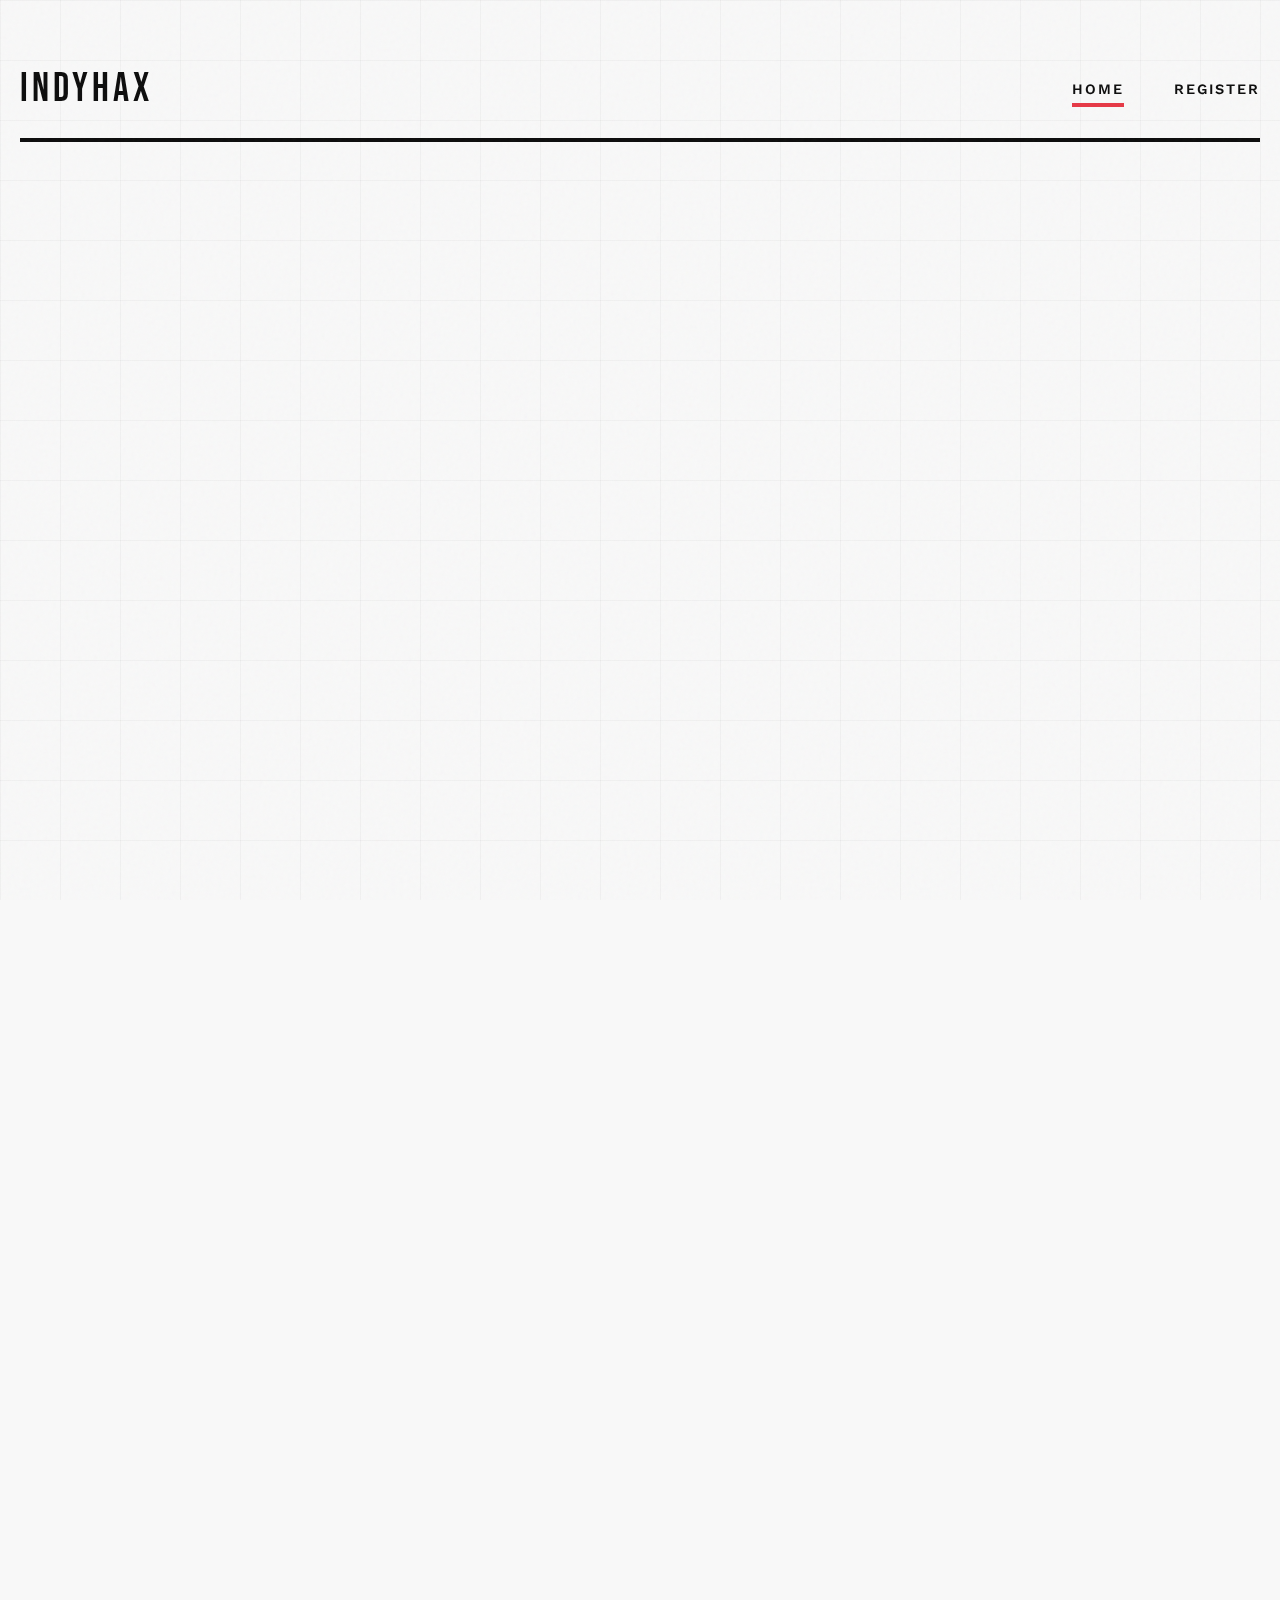
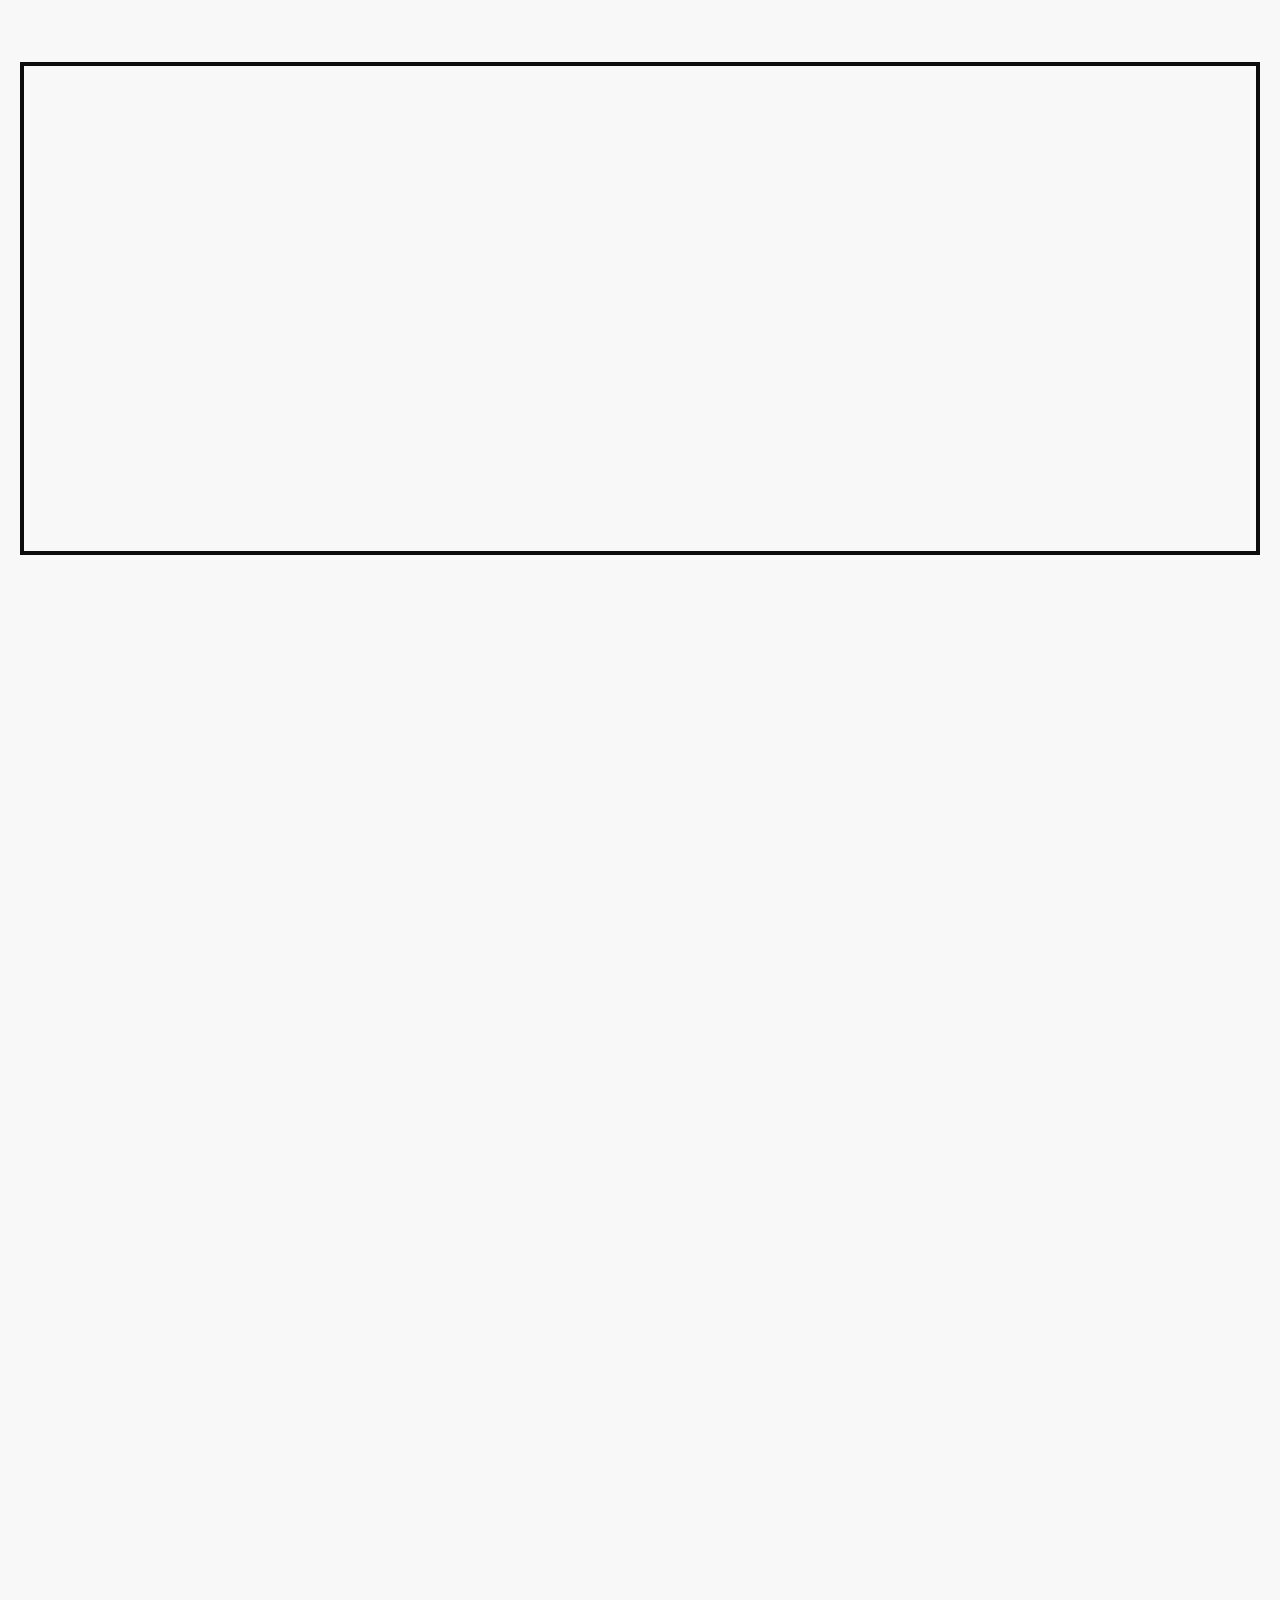
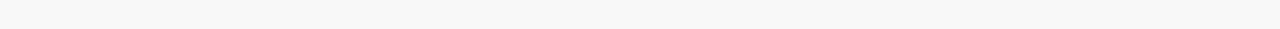
<file: index.html>
<!DOCTYPE html>
<html lang="en">

<head>
    <meta charset="UTF-8">
    <meta name="viewport" content="width=device-width, initial-scale=1.0">
    <meta name="description"
        content="IndyHAX - The First-Ever Hybrid CTF & Hackathon at Independence High School. Capture flags, build projects, or do both.">
    <title>IndyHAX | Hybrid CTF & Hackathon</title>
    <link rel="icon" type="image/x-icon" href="favicon.ico">
    <link rel="preconnect" href="https://fonts.googleapis.com">
    <link rel="preconnect" href="https://fonts.gstatic.com" crossorigin>
    <link
        href="https://fonts.googleapis.com/css2?family=Bebas+Neue&family=Work+Sans:wght@300;400;500;600;700&display=swap"
        rel="stylesheet">
    <link rel="stylesheet" href="styles.css?v=20260208d">
    <style>
        /* ==========================================================
           Index — Page-Specific Styles
           ========================================================== */
        /* --- Hero --- */
        .hero {
            display: grid;
            grid-template-columns: 1fr 1fr;
            gap: 80px;
            align-items: center;
            padding: 80px 0;
            min-height: 70vh;
        }

        .hero-logo {
            max-width: 150px;
            margin-bottom: 20px;
            border: var(--border-thick);
        }

        .hero h1 {
            font-family: var(--font-display);
            font-size: clamp(6rem, 15vw, 12rem);
            line-height: 0.85;
            letter-spacing: -2px;
            margin-bottom: 30px;
            position: relative;
            animation: slideInLeft 0.8s var(--ease-out-expo) both 0.1s;
            opacity: 0;
        }

        .hero h1::after {
            content: '';
            position: absolute;
            bottom: -10px;
            left: 0;
            width: 150px;
            height: 8px;
            background: var(--primary-red);
            animation: drawLine 0.6s var(--ease-out-expo) both 0.8s;
            transform-origin: left;
        }

        .hero-tagline {
            font-size: 1.3rem;
            line-height: 1.8;
            max-width: 450px;
            opacity: 0;
            animation: fadeUp 0.8s var(--ease-out-expo) both 0.5s;
        }

        .hero-visual {
            display: flex;
            justify-content: center;
            align-items: center;
            animation: slideInRight 0.8s var(--ease-out-expo) both 0.3s;
            opacity: 0;
        }

        .hero-visual img {
            max-width: 450px;
            width: 100%;
            height: auto;
            filter: drop-shadow(8px 8px 0 var(--primary-yellow)) drop-shadow(0 4px 20px rgba(0, 0, 0, .15));
            transition: transform 0.4s var(--ease-out-expo), filter 0.4s;
        }

        .hero-visual img:hover {
            transform: scale(1.05) rotate(2deg);
            filter: drop-shadow(12px 12px 0 var(--primary-red)) drop-shadow(0 8px 30px rgba(0, 0, 0, .2));
        }

        /* --- Details Grid --- */
        .details-grid {
            display: grid;
            grid-template-columns: repeat(3, 1fr);
            margin: 100px 0;
            border: var(--border-thick);
            align-items: stretch;
            justify-items: stretch;
        }

        .detail-block {
            padding: 60px 50px;
            border-right: var(--border-thick);
            display: flex;
            flex-direction: column;
            justify-content: center;
            align-items: center;
            text-align: center;
            min-height: 180px;
            height: 100%;
            width: 100%;
            transition: filter 0.3s, box-shadow 0.3s;
        }

        .detail-block:last-child {
            border-right: none;
            width: calc(100% + 1px);
            margin-right: -1px;
        }

        .detail-block:nth-child(1) {
            background: var(--primary-red);
            color: var(--pure-white);
        }

        .detail-block:nth-child(2) {
            background: var(--primary-yellow);
            color: var(--pure-black);
        }

        .detail-block:nth-child(3) {
            background: var(--primary-blue);
            color: var(--pure-white);
        }

        .detail-block:hover {
            filter: brightness(1.08);
            box-shadow: inset 0 0 30px rgba(0, 0, 0, .1);
        }

        .detail-block .label {
            font-size: 0.85rem;
            font-weight: 700;
            letter-spacing: 3px;
            text-transform: uppercase;
            margin-bottom: 12px;
            opacity: 0.9;
        }

        .detail-block .value {
            font-family: var(--font-display);
            font-size: 2.5rem;
            letter-spacing: 2px;
            line-height: 1.1;
        }

        .tbd-badge {
            display: inline-block;
            padding: 4px 16px;
            background: rgba(0, 0, 0, 0.15);
            border-radius: 4px;
            font-size: 0.75rem;
            letter-spacing: 3px;
            margin-top: 8px;
            font-family: var(--font-body);
            font-weight: 600;
            text-transform: uppercase;
            animation: pulse 2.5s ease infinite;
        }

        /* --- Features --- */
        .features {
            padding: 100px 0;
        }

        .section-header {
            display: flex;
            align-items: center;
            gap: 30px;
            margin-bottom: 60px;
        }

        .section-header h2 {
            font-family: var(--font-display);
            font-size: 4rem;
            letter-spacing: 3px;
            white-space: nowrap;
        }

        .section-header .line {
            flex: 1;
            height: 4px;
            background: var(--pure-black);
        }

        .features-grid {
            display: grid;
            grid-template-columns: repeat(2, 1fr);
            border: var(--border-thick);
        }

        .feature-card {
            padding: 50px 40px;
            border-bottom: var(--border-thick);
            border-right: var(--border-thick);
            position: relative;
            background: var(--pure-white);
            transition: background 0.4s, transform 0.3s;
            overflow: hidden;
        }

        .feature-card:nth-child(2n) {
            border-right: none;
        }

        .feature-card:nth-child(n+3) {
            border-bottom: none;
        }

        .feature-card::before {
            content: '';
            position: absolute;
            top: 0;
            left: 0;
            width: 8px;
            height: 100%;
            background: var(--primary-red);
            transform: scaleY(0);
            transform-origin: top;
            transition: transform 0.4s var(--ease-out-expo);
        }

        .feature-card::after {
            content: '';
            position: absolute;
            bottom: 0;
            right: 0;
            width: 0;
            height: 0;
            border-style: solid;
            border-width: 0 0 40px 40px;
            border-color: transparent transparent rgba(0, 0, 0, 0.03) transparent;
            transition: border-width 0.3s;
        }

        .feature-card:nth-child(2)::before { background: var(--primary-yellow); }
        .feature-card:nth-child(3)::before { background: var(--primary-blue); }
        .feature-card:nth-child(4)::before { background: var(--primary-red); }

        .feature-card:hover::before { transform: scaleY(1); }
        .feature-card:hover::after { border-width: 0 0 60px 60px; }
        .feature-card:hover { background: var(--off-white); }

        .feature-card h3 {
            font-family: var(--font-display);
            font-size: 2rem;
            letter-spacing: 2px;
            margin-bottom: 15px;
            transition: transform 0.3s;
        }

        .feature-card:hover h3 {
            transform: translateX(8px);
        }

        .feature-card p {
            font-size: 1rem;
            line-height: 1.8;
            opacity: 0.8;
            transition: opacity 0.3s;
        }

        .feature-card:hover p {
            opacity: 1;
        }

        /* --- CTA Section --- */
        .cta-section {
            display: grid;
            grid-template-columns: 2fr 1fr;
            margin: 100px 0;
            border: var(--border-thick);
            overflow: hidden;
            align-items: stretch;
            justify-items: stretch;
        }

        .cta-content {
            padding: 80px 60px;
            background: var(--pure-white);
        }

        .cta-content h2 {
            font-family: var(--font-display);
            font-size: 4rem;
            letter-spacing: 3px;
            margin-bottom: 20px;
            line-height: 1;
        }

        .cta-content p {
            font-size: 1.1rem;
            line-height: 1.8;
            margin-bottom: 40px;
            max-width: 500px;
            opacity: 0.8;
        }

        .cta-visual {
            background: var(--primary-blue);
            display: flex;
            justify-content: center;
            align-items: center;
            min-height: 200px;
            height: 100%;
            position: relative;
            overflow: hidden;
        }

        .cta-visual::before {
            content: '';
            position: absolute;
            top: -50%;
            left: -50%;
            width: 200%;
            height: 200%;
            background: radial-gradient(circle, rgba(255, 255, 255, 0.05) 0%, transparent 60%);
        }

        .cta-visual img {
            max-width: 200px;
            width: 100%;
            height: auto;
            animation: spin 15s linear infinite;
            opacity: 0.85;
            filter: drop-shadow(0 4px 15px rgba(255, 255, 255, .2));
        }

        /* --- Marquee Banner --- */
        .marquee-banner {
            background: var(--pure-black);
            color: var(--pure-white);
            padding: 18px 0;
            overflow: hidden;
            border: var(--border-thick);
            margin: 40px 0;
        }

        .marquee-track {
            display: flex;
            animation: marquee 25s linear infinite;
            white-space: nowrap;
        }

        .marquee-track span {
            font-family: var(--font-display);
            font-size: 1.3rem;
            letter-spacing: 4px;
            padding: 0 40px;
            flex-shrink: 0;
        }

        .marquee-track .dot {
            color: var(--primary-red);
            font-size: 1.5rem;
            padding: 0 20px;
        }

        @keyframes marquee {
            from { transform: translateX(0); }
            to { transform: translateX(-50%); }
        }

        /* ==========================================================
           Index — Touch Overrides
           ========================================================== */
        @media (hover: none) and (pointer: coarse) {
            .feature-card:hover { background: var(--pure-white); }
            .feature-card:hover h3 { transform: none; }
            .feature-card:hover::before { transform: scaleY(0); }
            .hero-visual img:hover {
                transform: none;
                filter: drop-shadow(8px 8px 0 var(--primary-yellow)) drop-shadow(0 4px 20px rgba(0, 0, 0, .15));
            }
            .feature-card:active { background: var(--off-white); }
            .feature-card:active::before { transform: scaleY(1); }
        }

        /* ==========================================================
           Index — Responsive: Tablet
           ========================================================== */
        @media (max-width: 968px) {
            .hero {
                grid-template-columns: 1fr;
                gap: 30px;
                text-align: center;
                padding: 40px 0 60px;
                min-height: auto;
            }

            .hero h1 {
                font-size: clamp(4.5rem, 14vw, 8rem);
            }

            .hero h1::after {
                left: 0;
                right: 0;
                margin: 0 auto;
            }

            .hero-tagline {
                margin: 0 auto;
                font-size: 1.15rem;
            }

            .hero-visual {
                order: -1;
            }

            .hero-visual img {
                max-width: 300px;
            }

            .section-header h2 {
                font-size: 2.5rem;
            }

            .cta-section {
                grid-template-columns: 1fr;
            }

            .cta-visual {
                padding: 50px;
                width: 100%;
            }
        }

        /* ==========================================================
           Index — Responsive: Mobile
           ========================================================== */
        @media (max-width: 768px) {
            .hero {
                padding: 20px 0 40px;
            }

            .hero-visual img {
                max-width: 220px;
            }

            .details-grid {
                grid-template-columns: 1fr;
                margin: 50px 0;
            }

            .detail-block {
                border-right: none;
                border-bottom: var(--border-thick);
                padding: 35px 25px;
            }

            .detail-block:last-child {
                border-bottom: none;
                width: 100%;
                margin-right: 0;
            }

            .features {
                padding: 50px 0;
            }

            .features-grid {
                grid-template-columns: 1fr;
            }

            .feature-card {
                border-right: none !important;
                border-bottom: 4px solid var(--pure-black) !important;
                padding: 35px 25px;
            }

            .feature-card:last-child {
                border-bottom: none !important;
            }

            .cta-content {
                padding: 40px 24px;
            }

            .cta-content h2 {
                font-size: 3rem;
            }

            .cta-content p {
                font-size: 1rem;
            }

            .marquee-banner {
                margin: 20px -16px;
            }

            .section-header {
                gap: 16px;
                margin-bottom: 30px;
            }

            .section-header h2 {
                font-size: 2rem;
                white-space: normal;
            }
        }

        /* ==========================================================
           Index — Responsive: Small Phones
           ========================================================== */
        @media (max-width: 480px) {
            .hero h1 {
                font-size: clamp(3.5rem, 18vw, 5rem);
                margin-bottom: 20px;
            }

            .hero-tagline {
                font-size: 1rem;
                line-height: 1.7;
            }

            .hero-visual img {
                max-width: 180px;
            }

            .detail-block {
                padding: 25px 18px;
            }

            .detail-block .value {
                font-size: 1.8rem;
            }

            .detail-block .label {
                font-size: 0.75rem;
            }

            .feature-card {
                padding: 28px 18px;
            }

            .feature-card h3 {
                font-size: 1.6rem;
            }

            .feature-card p {
                font-size: 0.95rem;
            }

            .cta-content {
                padding: 30px 16px;
            }

            .cta-content h2 {
                font-size: 2.5rem;
            }

            .cta-content p {
                font-size: 0.95rem;
                margin-bottom: 30px;
            }

            .cta-visual {
                padding: 40px;
            }

            .cta-visual img {
                max-width: 140px;
            }

            .section-header h2 {
                font-size: 1.6rem;
            }

            .marquee-track span {
                font-size: 1rem;
                letter-spacing: 2px;
                padding: 0 20px;
            }

            .marquee-track .dot {
                font-size: 1.2rem;
                padding: 0 10px;
            }
        }
    </style>
</head>

<body>
    <!-- Background elements -->
    <div class="grid-bg"></div>

    <div class="container">
        <nav>
            <a href="index.html" class="nav-logo">INDYHAX</a>
            <div class="menu-toggle" role="button" tabindex="0" aria-label="Toggle navigation menu" aria-expanded="false">
                <span></span>
                <span></span>
                <span></span>
            </div>
            <div class="nav-links">
                <a href="index.html" class="active">Home</a>
                <a href="registration.html">Register</a>
            </div>
        </nav>

        <section class="hero">
            <div class="hero-content">
                <h1>INDY<br>HAX</h1>
                <p class="hero-tagline">The ultimate <strong>Hybrid CTF & Hackathon</strong>. Capture flags. Build
                    projects. Or do both.<br>Open to all Loudoun County Public Schools (LCPS) students.</p>
            </div>
            <div class="hero-visual">
                <img src="logo.PNG" alt="IndyHAX Logo - Gnome on a Duck" width="450" height="450">
            </div>
        </section>

        <!-- Marquee Banner -->
        <div class="marquee-banner reveal">
            <div class="marquee-track">
                <span>CAPTURE THE FLAG</span><span class="dot">&bull;</span>
                <span>BUILD PROJECTS</span><span class="dot">&bull;</span>
                <span>WIN PRIZES</span><span class="dot">&bull;</span>
                <span>HYBRID FORMAT</span><span class="dot">&bull;</span>
                <span>ALL SKILL LEVELS</span><span class="dot">&bull;</span>
                <span>FREE TO ATTEND</span><span class="dot">&bull;</span>
                <span>CAPTURE THE FLAG</span><span class="dot">&bull;</span>
                <span>BUILD PROJECTS</span><span class="dot">&bull;</span>
                <span>WIN PRIZES</span><span class="dot">&bull;</span>
                <span>HYBRID FORMAT</span><span class="dot">&bull;</span>
                <span>ALL SKILL LEVELS</span><span class="dot">&bull;</span>
                <span>FREE TO ATTEND</span><span class="dot">&bull;</span>
            </div>
        </div>

        <section class="details-grid reveal">
            <div class="detail-block">
                <div class="label">Location</div>
                <div class="value">Independence High School</div>
            </div>
            <div class="detail-block">
                <div class="label">Date</div>
                <div class="value">April 11</div>
            </div>
            <div class="detail-block">
                <div class="label">Time</div>
                <div class="value">9:00 AM – 2:00 PM</div>
            </div>
        </section>

        <section class="features">
            <div class="section-header reveal">
                <h2>TWO TRACKS. ONE EPIC EVENT.</h2>
                <div class="line"></div>
            </div>
            <div class="features-grid">
                <div class="feature-card reveal reveal-delay-1">
                    <h3>CAPTURE THE FLAG</h3>
                    <p>Test your cybersecurity prowess with Jeopardy-style CTF challenges. Crack codes, exploit
                        vulnerabilities, and capture flags to prove you've got what it takes.</p>
                </div>
                <div class="feature-card reveal reveal-delay-2">
                    <h3>BUILD YOUR IDEA</h3>
                    <p>Got a vision? Bring it to life. Whether it's AI, web apps, or something wild—this is your arena
                        to build, ship, and showcase real projects.</p>
                </div>
                <div class="feature-card reveal reveal-delay-3">
                    <h3>HACK, CAPTURE, OR BOTH</h3>
                    <p>Why choose? Our hybrid format lets you do it all. Earn extra points by solving CTF challenges
                        while building your project. Maximum impact, maximum fun.</p>
                </div>
                <div class="feature-card reveal reveal-delay-4">
                    <h3>COMPETE & WIN</h3>
                    <p>Whether you're a security researcher or a software engineer, bring your A-game. Amazing prizes
                        await for top CTF solvers, best projects, and hybrid champions.</p>
                </div>
            </div>
        </section>

        <section class="cta-section reveal">
            <div class="cta-content">
                <h2>READY TO<br>COMPETE?</h2>
                <p>Break into cybersecurity. Ship your first project. Or dominate both. This is your chance to prove
                    yourself at LCPS's first hybrid CTF & hackathon.</p>
                <a href="registration.html" class="cta-button">Register Now</a>
            </div>
            <div class="cta-visual">
                <img src="logo.PNG" alt="IndyHAX Logo" width="200" height="200">
            </div>
        </section>

        <footer class="reveal">
            <div>
                <p><strong>IndyHAX 2026</strong> — Independence High School</p>
                <p>Organized by <a href="https://tarushv.com">Tarushv Kosgi</a>, <a href="https://abhiboora.com">Abhinav
                        Boora</a>, Tanisha Singh, Lalith Dasa &amp; Dheeraj Chennaboina</p>
                <p><a href="https://indyhax.com">indyhax.com</a></p>
            </div>
            <div class="footer-shapes" aria-hidden="true">
                <div class="footer-shape circle"></div>
                <div class="footer-shape square"></div>
                <div class="footer-shape triangle"></div>
            </div>
        </footer>
    </div>

    <script>
        // Mobile menu: close on link click + body scroll lock
        (function() {
            const toggle = document.querySelector('.menu-toggle');
            const navLinks = document.querySelector('.nav-links');
            const links = navLinks.querySelectorAll('a');
            let scrollPos = 0;

            function closeMenu() {
                toggle.classList.remove('open');
                toggle.setAttribute('aria-expanded', 'false');
                navLinks.classList.remove('open');
                document.body.classList.remove('menu-open');
                document.body.style.top = '';
                window.scrollTo(0, scrollPos);
            }

            function openMenu() {
                scrollPos = window.scrollY;
                toggle.classList.add('open');
                toggle.setAttribute('aria-expanded', 'true');
                navLinks.classList.add('open');
                document.body.classList.add('menu-open');
                document.body.style.top = `-${scrollPos}px`;
            }

            toggle.addEventListener('click', function(e) {
                e.stopPropagation();
                if (navLinks.classList.contains('open')) {
                    closeMenu();
                } else {
                    openMenu();
                }
            });

            toggle.addEventListener('keydown', function(e) {
                if (e.key === 'Enter' || e.key === ' ') {
                    e.preventDefault();
                    toggle.click();
                }
            });

            // Close menu when a nav link is tapped
            links.forEach(function(link) {
                link.addEventListener('click', function() {
                    if (navLinks.classList.contains('open')) {
                        closeMenu();
                    }
                });
            });

            // Close menu on outside tap
            document.addEventListener('click', function(e) {
                if (navLinks.classList.contains('open') && !navLinks.contains(e.target) && !toggle.contains(e.target)) {
                    closeMenu();
                }
            });

            // Close menu on Escape key
            document.addEventListener('keydown', function(e) {
                if (e.key === 'Escape' && navLinks.classList.contains('open')) {
                    closeMenu();
                    toggle.focus();
                }
            });

            // Safety: reset mobile menu state when resizing to desktop
            window.addEventListener('resize', function() {
                if (window.innerWidth > 968 && navLinks.classList.contains('open')) {
                    closeMenu();
                }
            });
        })();

        // Scroll reveal with IntersectionObserver
        const observerOptions = { threshold: 0.1, rootMargin: '0px 0px -60px 0px' };
        const observer = new IntersectionObserver((entries) => {
            entries.forEach(entry => {
                if (entry.isIntersecting) {
                    entry.target.classList.add('visible');
                    observer.unobserve(entry.target);
                }
            });
        }, observerOptions);

        document.querySelectorAll('.reveal').forEach(el => observer.observe(el));

        // Parallax effect for hero image — disabled on touch devices
        const isTouchDevice = ('ontouchstart' in window) || (navigator.maxTouchPoints > 0);
        const heroImg = document.querySelector('.hero-visual img');
        if (heroImg && !isTouchDevice) {
            let tx = 0, ty = 0, cx = 0, cy = 0, hovering = false, raf = null;
            const ease = () => {
                cx += (tx - cx) * 0.08;
                cy += (ty - cy) * 0.08;
                heroImg.style.transform = `translate(${cx}px, ${cy}px)`;
                if (Math.abs(tx - cx) > 0.1 || Math.abs(ty - cy) > 0.1 || hovering) raf = requestAnimationFrame(ease);
            };
            heroImg.addEventListener('mousemove', e => {
                const r = heroImg.getBoundingClientRect();
                tx = ((e.clientX - r.left) / r.width - 0.5) * r.width * 0.12;
                ty = ((e.clientY - r.top) / r.height - 0.5) * r.height * 0.12;
                if (!hovering) { hovering = true; ease(); }
            });
            heroImg.addEventListener('mouseleave', () => { hovering = false; tx = ty = 0; if (!raf) ease(); });
        }

        // Smooth number counter for any future stat elements
        document.querySelectorAll('[data-count]').forEach(el => {
            const target = parseInt(el.dataset.count);
            let current = 0;
            const step = target / 60;
            const count = () => {
                current += step;
                if (current >= target) { el.textContent = target; return; }
                el.textContent = Math.floor(current);
                requestAnimationFrame(count);
            };
            const io = new IntersectionObserver(([e]) => { if (e.isIntersecting) { count(); io.disconnect(); } });
            io.observe(el);
        });
    </script>
</body>

</html>
</file>
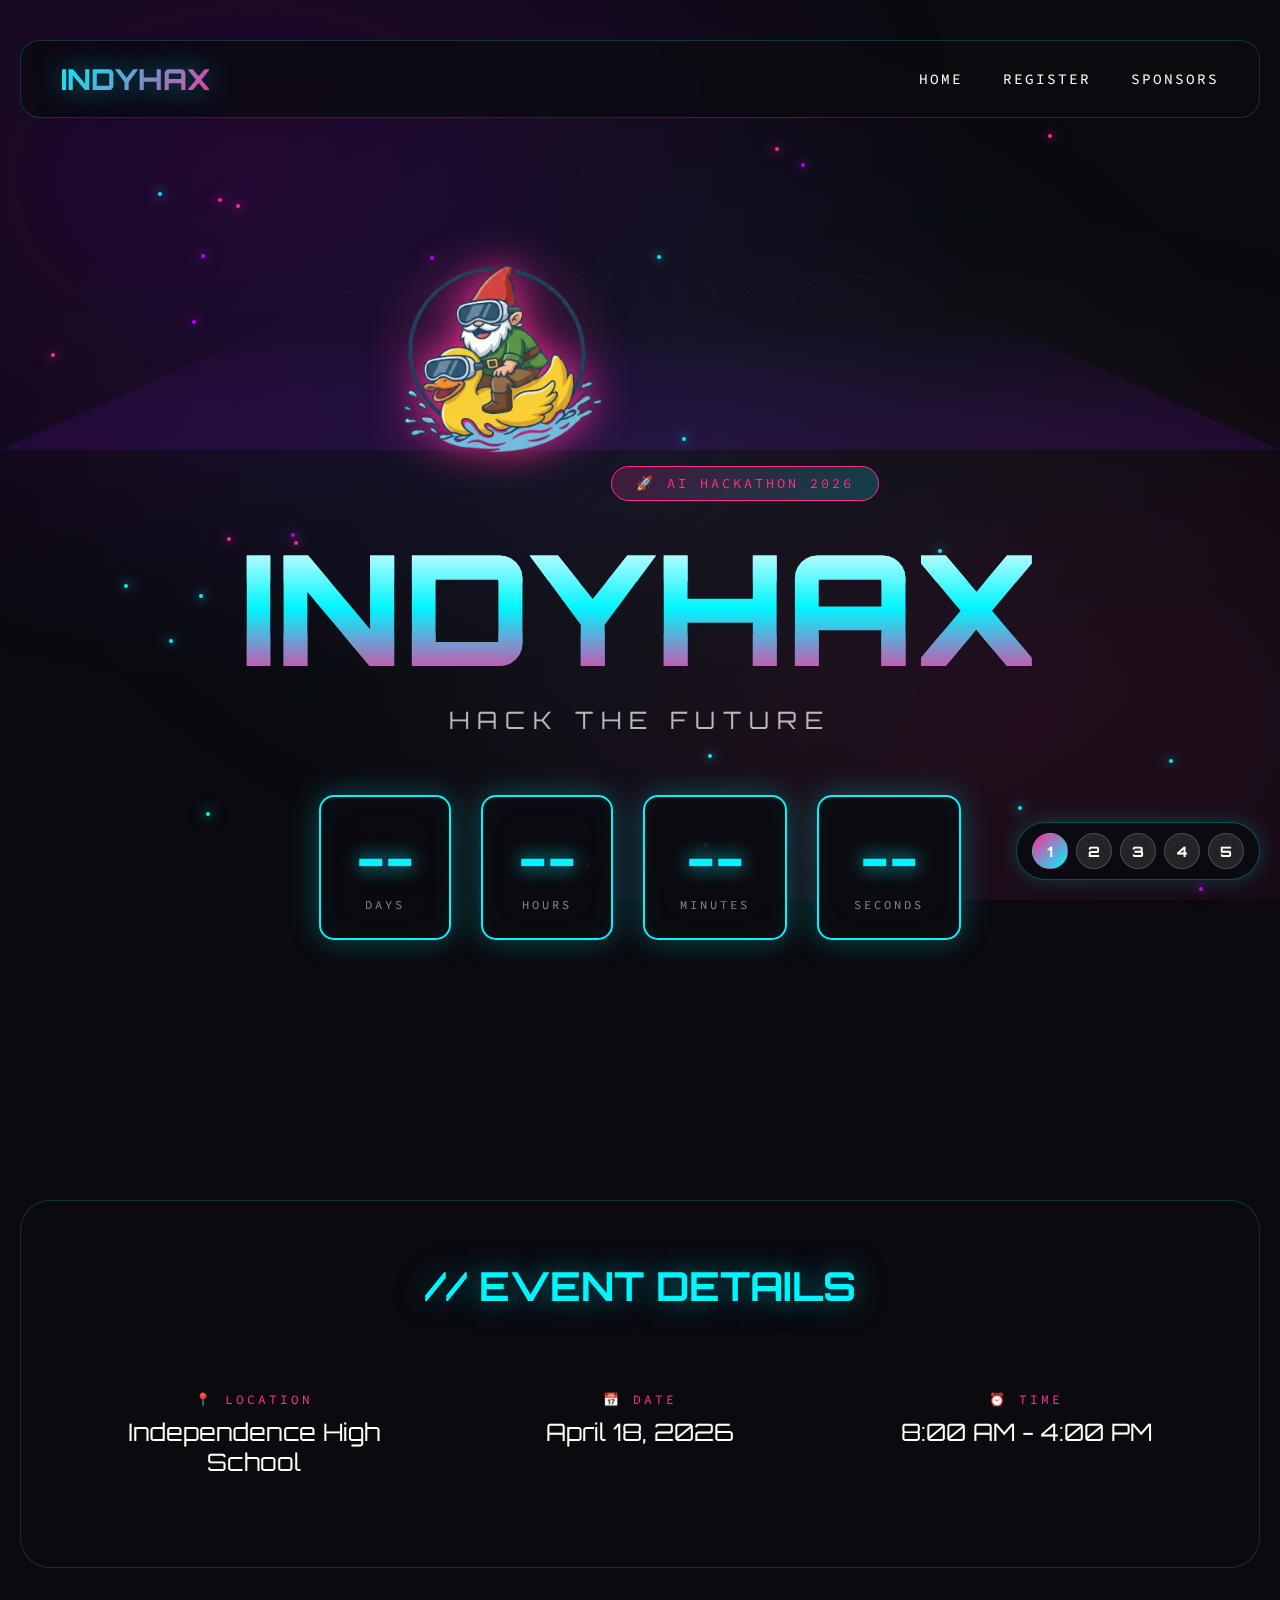
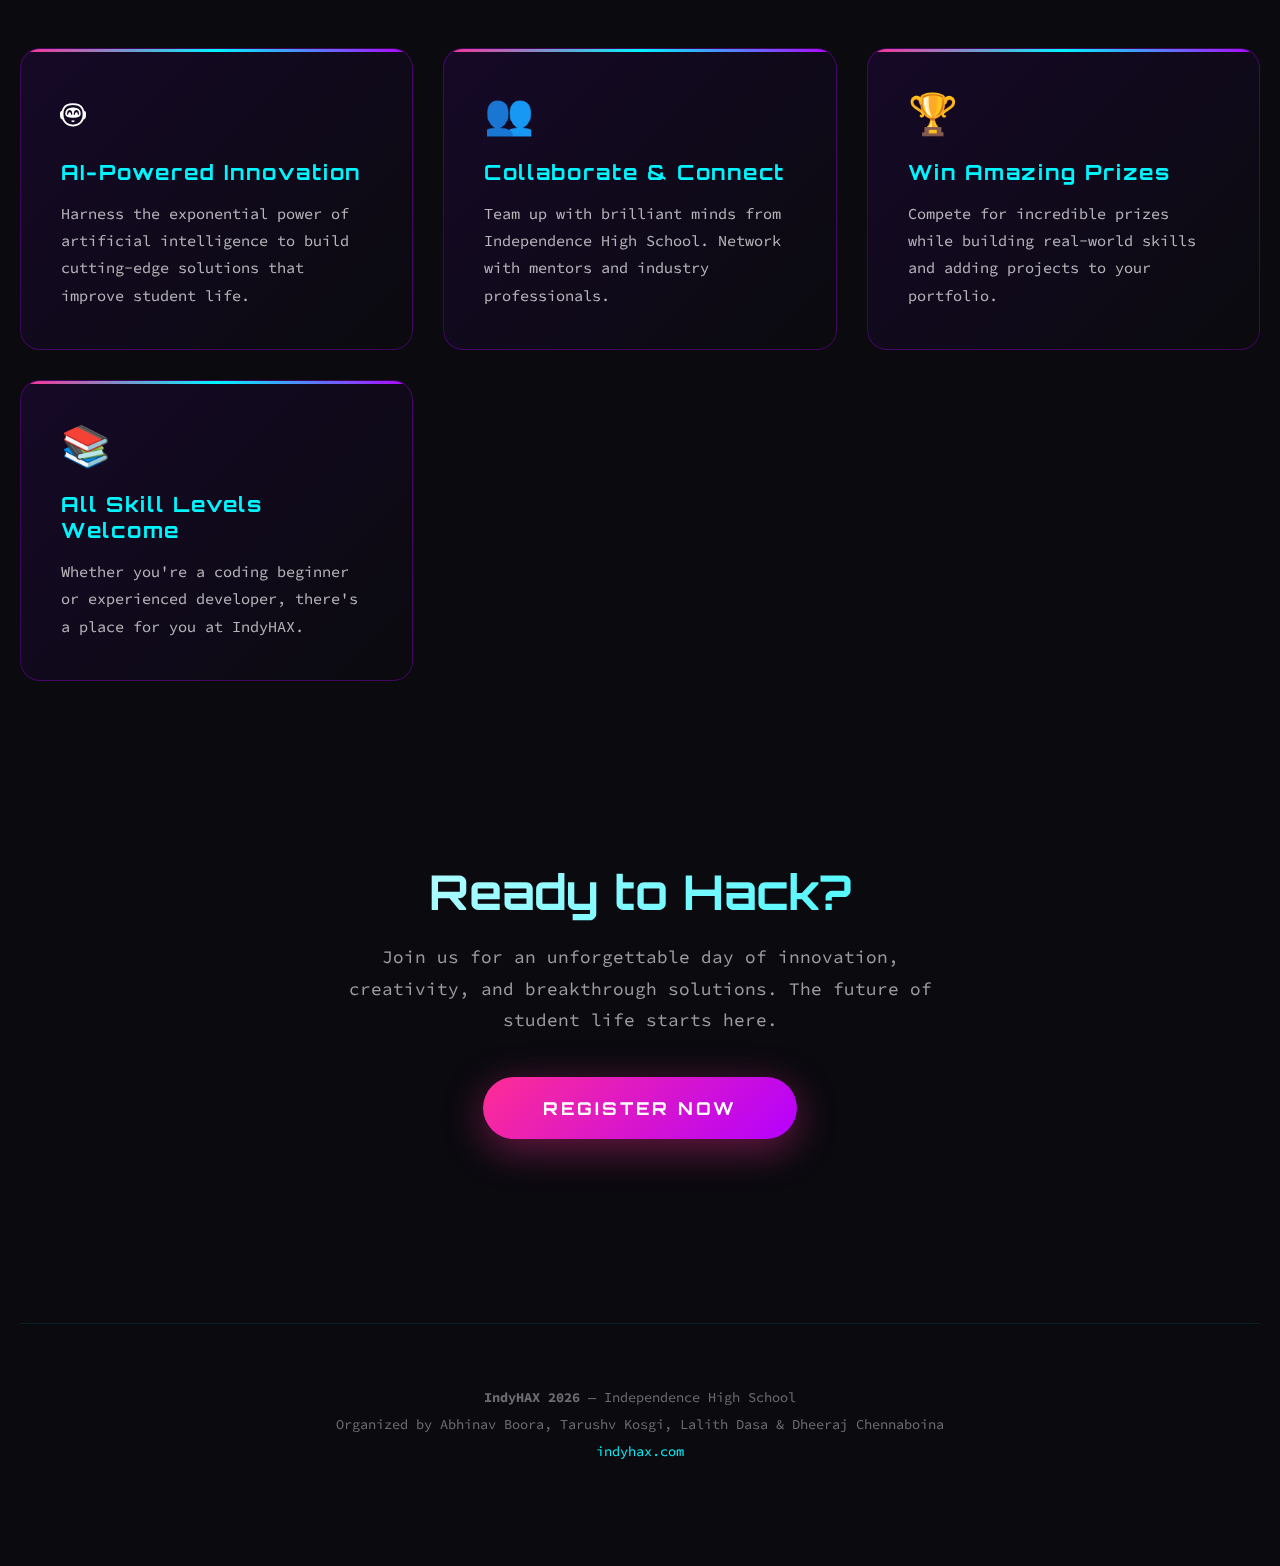
<file: 1/index.html>
<!DOCTYPE html>
<html lang="en">

<head>
    <meta charset="UTF-8">
    <meta name="viewport" content="width=device-width, initial-scale=1.0">
    <meta name="description" content="IndyHAX - AI Hackathon at Independence High School. April 18, 2026.">
    <title>IndyHAX | Neon Genesis</title>
    <link rel="icon" type="image/x-icon" href="../favicon.ico">
    <link rel="preconnect" href="https://fonts.googleapis.com">
    <link rel="preconnect" href="https://fonts.gstatic.com" crossorigin>
    <link
        href="https://fonts.googleapis.com/css2?family=Orbitron:wght@400;500;600;700;800;900&family=Source+Code+Pro:wght@300;400;500&display=swap"
        rel="stylesheet">
    <style>
        * {
            margin: 0;
            padding: 0;
            box-sizing: border-box;
        }

        :root {
            --neon-pink: #ff2d95;
            --neon-cyan: #00f5ff;
            --neon-purple: #b400ff;
            --deep-black: #0a0a0f;
            --dark-purple: #1a0a2e;
            --grid-color: rgba(0, 245, 255, 0.15);
        }

        html {
            scroll-behavior: smooth;
        }

        body {
            font-family: 'Source Code Pro', monospace;
            background: var(--deep-black);
            color: #fff;
            overflow-x: hidden;
            min-height: 100vh;
        }

        /* Animated Grid Floor */
        .grid-floor {
            position: fixed;
            top: 0;
            left: 0;
            width: 100%;
            height: 100%;
            background:
                linear-gradient(180deg, transparent 0%, var(--deep-black) 50%, var(--dark-purple) 100%),
                repeating-linear-gradient(90deg, var(--grid-color) 0px, var(--grid-color) 1px, transparent 1px, transparent 80px),
                repeating-linear-gradient(0deg, var(--grid-color) 0px, var(--grid-color) 1px, transparent 1px, transparent 80px);
            transform: perspective(500px) rotateX(60deg) translateY(-50%);
            transform-origin: center center;
            animation: gridMove 20s linear infinite;
            z-index: 0;
        }

        @keyframes gridMove {
            0% {
                background-position: 0 0, 0 0, 0 0;
            }

            100% {
                background-position: 0 0, 0 80px, 0 80px;
            }
        }

        /* Particle System */
        .particles {
            position: fixed;
            top: 0;
            left: 0;
            width: 100%;
            height: 100%;
            pointer-events: none;
            z-index: 1;
        }

        .particle {
            position: absolute;
            width: 4px;
            height: 4px;
            background: var(--neon-cyan);
            border-radius: 50%;
            box-shadow: 0 0 10px var(--neon-cyan), 0 0 20px var(--neon-cyan);
            animation: float 8s ease-in-out infinite;
        }

        @keyframes float {

            0%,
            100% {
                transform: translateY(0) translateX(0);
                opacity: 0;
            }

            10% {
                opacity: 1;
            }

            90% {
                opacity: 1;
            }

            50% {
                transform: translateY(-100vh) translateX(50px);
            }
        }

        /* Glow Overlays */
        .glow-overlay {
            position: fixed;
            top: 0;
            left: 0;
            width: 100%;
            height: 100%;
            background:
                radial-gradient(ellipse at 20% 20%, rgba(180, 0, 255, 0.15) 0%, transparent 50%),
                radial-gradient(ellipse at 80% 80%, rgba(255, 45, 149, 0.1) 0%, transparent 50%),
                radial-gradient(ellipse at 50% 50%, rgba(0, 245, 255, 0.05) 0%, transparent 70%);
            pointer-events: none;
            z-index: 2;
        }

        /* Main Container */
        .container {
            position: relative;
            z-index: 10;
            max-width: 1400px;
            margin: 0 auto;
            padding: 40px 20px;
        }

        /* Navigation */
        nav {
            display: flex;
            justify-content: space-between;
            align-items: center;
            padding: 20px 40px;
            background: rgba(10, 10, 15, 0.8);
            backdrop-filter: blur(20px);
            border: 1px solid rgba(0, 245, 255, 0.2);
            border-radius: 20px;
            margin-bottom: 60px;
        }

        .nav-logo {
            font-family: 'Orbitron', sans-serif;
            font-size: 1.8rem;
            font-weight: 800;
            background: linear-gradient(135deg, var(--neon-cyan), var(--neon-pink));
            -webkit-background-clip: text;
            -webkit-text-fill-color: transparent;
            background-clip: text;
            text-shadow: 0 0 30px rgba(0, 245, 255, 0.5);
        }

        .nav-links {
            display: flex;
            gap: 40px;
        }

        .nav-links a {
            font-family: 'Source Code Pro', monospace;
            color: #fff;
            text-decoration: none;
            font-size: 0.9rem;
            letter-spacing: 2px;
            text-transform: uppercase;
            position: relative;
            transition: all 0.3s ease;
        }

        .nav-links a::after {
            content: '';
            position: absolute;
            bottom: -5px;
            left: 0;
            width: 0;
            height: 2px;
            background: linear-gradient(90deg, var(--neon-cyan), var(--neon-pink));
            transition: width 0.3s ease;
        }

        .nav-links a:hover::after {
            width: 100%;
        }

        .nav-links a:hover {
            color: var(--neon-cyan);
            text-shadow: 0 0 20px var(--neon-cyan);
        }

        /* Hero Section */
        .hero {
            text-align: center;
            padding: 80px 20px 120px;
            position: relative;
        }

        .hero-badge {
            display: inline-block;
            padding: 8px 24px;
            background: linear-gradient(135deg, rgba(255, 45, 149, 0.2), rgba(0, 245, 255, 0.2));
            border: 1px solid var(--neon-pink);
            border-radius: 50px;
            font-size: 0.85rem;
            letter-spacing: 3px;
            text-transform: uppercase;
            color: var(--neon-pink);
            margin-bottom: 30px;
            animation: pulse 2s ease-in-out infinite;
        }

        @keyframes pulse {

            0%,
            100% {
                box-shadow: 0 0 20px rgba(255, 45, 149, 0.3);
            }

            50% {
                box-shadow: 0 0 40px rgba(255, 45, 149, 0.6);
            }
        }

        .hero h1 {
            font-family: 'Orbitron', sans-serif;
            font-size: clamp(4rem, 12vw, 10rem);
            font-weight: 900;
            line-height: 1;
            margin-bottom: 20px;
            background: linear-gradient(180deg, #fff 0%, var(--neon-cyan) 50%, var(--neon-pink) 100%);
            -webkit-background-clip: text;
            -webkit-text-fill-color: transparent;
            background-clip: text;
            position: relative;
            animation: glitch 5s infinite;
        }

        @keyframes glitch {

            0%,
            90%,
            100% {
                transform: translate(0);
                filter: none;
            }

            91% {
                transform: translate(-2px, 1px);
                filter: hue-rotate(90deg);
            }

            92% {
                transform: translate(2px, -1px);
                filter: hue-rotate(-90deg);
            }

            93% {
                transform: translate(0);
                filter: none;
            }
        }

        .hero h1::before,
        .hero h1::after {
            content: 'INDYHAX';
            position: absolute;
            top: 0;
            left: 0;
            width: 100%;
            height: 100%;
            background: linear-gradient(180deg, #fff 0%, var(--neon-cyan) 50%, var(--neon-pink) 100%);
            -webkit-background-clip: text;
            -webkit-text-fill-color: transparent;
            background-clip: text;
        }

        .hero h1::before {
            animation: glitchTop 3s infinite;
            clip-path: polygon(0 0, 100% 0, 100% 33%, 0 33%);
        }

        .hero h1::after {
            animation: glitchBottom 2.5s infinite;
            clip-path: polygon(0 67%, 100% 67%, 100% 100%, 0 100%);
        }

        @keyframes glitchTop {

            0%,
            95%,
            100% {
                transform: translate(0);
            }

            96% {
                transform: translate(-3px, 0);
            }

            97% {
                transform: translate(3px, 0);
            }
        }

        @keyframes glitchBottom {

            0%,
            93%,
            100% {
                transform: translate(0);
            }

            94% {
                transform: translate(3px, 0);
            }

            95% {
                transform: translate(-3px, 0);
            }
        }

        .hero-tagline {
            font-family: 'Orbitron', sans-serif;
            font-size: 1.5rem;
            color: rgba(255, 255, 255, 0.7);
            letter-spacing: 8px;
            text-transform: uppercase;
            margin-bottom: 50px;
        }

        /* Countdown Timer */
        .countdown {
            display: flex;
            justify-content: center;
            gap: 30px;
            margin: 60px 0;
        }

        .countdown-item {
            background: rgba(10, 10, 15, 0.9);
            border: 2px solid var(--neon-cyan);
            border-radius: 15px;
            padding: 25px 35px;
            min-width: 120px;
            box-shadow:
                0 0 30px rgba(0, 245, 255, 0.3),
                inset 0 0 30px rgba(0, 245, 255, 0.05);
            transition: all 0.3s ease;
        }

        .countdown-item:hover {
            transform: translateY(-5px);
            box-shadow:
                0 0 50px rgba(0, 245, 255, 0.5),
                inset 0 0 30px rgba(0, 245, 255, 0.1);
        }

        .countdown-value {
            font-family: 'Orbitron', sans-serif;
            font-size: 3.5rem;
            font-weight: 700;
            color: var(--neon-cyan);
            text-shadow: 0 0 20px var(--neon-cyan);
            display: block;
        }

        .countdown-label {
            font-size: 0.75rem;
            letter-spacing: 3px;
            text-transform: uppercase;
            color: rgba(255, 255, 255, 0.5);
            margin-top: 10px;
        }

        /* Event Info Cards */
        .info-grid {
            display: grid;
            grid-template-columns: repeat(auto-fit, minmax(300px, 1fr));
            gap: 30px;
            margin: 80px 0;
        }

        .info-card {
            background: linear-gradient(135deg, rgba(26, 10, 46, 0.8), rgba(10, 10, 15, 0.9));
            border: 1px solid rgba(180, 0, 255, 0.3);
            border-radius: 20px;
            padding: 40px;
            position: relative;
            overflow: hidden;
            transition: all 0.4s ease;
        }

        .info-card::before {
            content: '';
            position: absolute;
            top: 0;
            left: 0;
            width: 100%;
            height: 3px;
            background: linear-gradient(90deg, var(--neon-pink), var(--neon-cyan), var(--neon-purple));
        }

        .info-card::after {
            content: '';
            position: absolute;
            top: 0;
            left: -100%;
            width: 100%;
            height: 100%;
            background: linear-gradient(90deg, transparent, rgba(255, 255, 255, 0.05), transparent);
            transition: left 0.5s ease;
        }

        .info-card:hover::after {
            left: 100%;
        }

        .info-card:hover {
            transform: translateY(-10px);
            border-color: var(--neon-cyan);
            box-shadow:
                0 20px 60px rgba(0, 245, 255, 0.2),
                0 0 0 1px rgba(0, 245, 255, 0.3);
        }

        .info-card h3 {
            font-family: 'Orbitron', sans-serif;
            font-size: 1.3rem;
            color: var(--neon-cyan);
            margin-bottom: 15px;
            letter-spacing: 2px;
        }

        .info-card p {
            color: rgba(255, 255, 255, 0.7);
            line-height: 1.8;
            font-size: 0.95rem;
        }

        .info-card .icon {
            font-size: 2.5rem;
            margin-bottom: 20px;
            display: block;
        }

        /* CTA Section */
        .cta-section {
            text-align: center;
            padding: 100px 20px;
            position: relative;
        }

        .cta-section h2 {
            font-family: 'Orbitron', sans-serif;
            font-size: 3rem;
            margin-bottom: 20px;
            background: linear-gradient(135deg, #fff, var(--neon-cyan));
            -webkit-background-clip: text;
            -webkit-text-fill-color: transparent;
            background-clip: text;
        }

        .cta-section p {
            color: rgba(255, 255, 255, 0.6);
            font-size: 1.1rem;
            max-width: 600px;
            margin: 0 auto 40px;
            line-height: 1.8;
        }

        .cta-button {
            display: inline-block;
            padding: 20px 60px;
            font-family: 'Orbitron', sans-serif;
            font-size: 1.1rem;
            font-weight: 700;
            letter-spacing: 3px;
            text-transform: uppercase;
            text-decoration: none;
            color: #fff;
            background: linear-gradient(135deg, var(--neon-pink), var(--neon-purple));
            border: none;
            border-radius: 50px;
            cursor: pointer;
            position: relative;
            overflow: hidden;
            transition: all 0.4s ease;
            box-shadow:
                0 10px 40px rgba(255, 45, 149, 0.4),
                0 0 0 0 rgba(255, 45, 149, 0);
        }

        .cta-button::before {
            content: '';
            position: absolute;
            top: 0;
            left: -100%;
            width: 100%;
            height: 100%;
            background: linear-gradient(90deg, transparent, rgba(255, 255, 255, 0.3), transparent);
            transition: left 0.5s ease;
        }

        .cta-button:hover::before {
            left: 100%;
        }

        .cta-button:hover {
            transform: translateY(-3px) scale(1.02);
            box-shadow:
                0 20px 60px rgba(255, 45, 149, 0.5),
                0 0 0 4px rgba(255, 45, 149, 0.2);
        }

        /* Event Details Section */
        .details-section {
            background: rgba(10, 10, 15, 0.8);
            backdrop-filter: blur(20px);
            border: 1px solid rgba(0, 245, 255, 0.2);
            border-radius: 30px;
            padding: 60px;
            margin: 80px 0;
        }

        .details-section h2 {
            font-family: 'Orbitron', sans-serif;
            font-size: 2.5rem;
            text-align: center;
            margin-bottom: 50px;
            color: var(--neon-cyan);
            text-shadow: 0 0 30px rgba(0, 245, 255, 0.5);
        }

        .details-grid {
            display: grid;
            grid-template-columns: repeat(3, 1fr);
            gap: 40px;
            text-align: center;
        }

        .detail-item {
            padding: 30px;
        }

        .detail-item .label {
            font-size: 0.8rem;
            letter-spacing: 3px;
            text-transform: uppercase;
            color: var(--neon-pink);
            margin-bottom: 10px;
        }

        .detail-item .value {
            font-family: 'Orbitron', sans-serif;
            font-size: 1.5rem;
            color: #fff;
        }

        /* Footer */
        footer {
            text-align: center;
            padding: 60px 20px;
            border-top: 1px solid rgba(0, 245, 255, 0.1);
            margin-top: 80px;
        }

        footer p {
            color: rgba(255, 255, 255, 0.4);
            font-size: 0.85rem;
            line-height: 2;
        }

        footer a {
            color: var(--neon-cyan);
            text-decoration: none;
            transition: all 0.3s ease;
        }

        footer a:hover {
            text-shadow: 0 0 20px var(--neon-cyan);
        }

        /* Version Switcher */
        .version-switcher {
            position: fixed;
            bottom: 20px;
            right: 20px;
            display: flex;
            gap: 8px;
            z-index: 9999;
            background: rgba(10, 10, 15, 0.9);
            backdrop-filter: blur(10px);
            padding: 10px 15px;
            border-radius: 50px;
            border: 1px solid rgba(0, 245, 255, 0.3);
            box-shadow: 0 0 20px rgba(0, 245, 255, 0.2);
        }

        .version-switcher a {
            width: 36px;
            height: 36px;
            display: flex;
            align-items: center;
            justify-content: center;
            border-radius: 50%;
            text-decoration: none;
            font-family: 'Orbitron', sans-serif;
            font-size: 0.9rem;
            font-weight: 700;
            color: #fff;
            background: rgba(255, 255, 255, 0.1);
            border: 1px solid rgba(255, 255, 255, 0.2);
            transition: all 0.3s ease;
        }

        .version-switcher a:hover {
            background: var(--neon-cyan);
            color: var(--deep-black);
            transform: scale(1.1);
            box-shadow: 0 0 15px var(--neon-cyan);
        }

        .version-switcher a.active {
            background: linear-gradient(135deg, var(--neon-pink), var(--neon-cyan));
            color: #fff;
            border-color: transparent;
        }

        /* Responsive */
        @media (max-width: 768px) {
            nav {
                flex-direction: column;
                gap: 20px;
                padding: 20px;
            }

            .nav-links {
                gap: 20px;
            }

            .countdown {
                flex-wrap: wrap;
            }

            .countdown-item {
                min-width: 100px;
                padding: 20px 25px;
            }

            .countdown-value {
                font-size: 2.5rem;
            }

            .details-grid {
                grid-template-columns: 1fr;
                gap: 20px;
            }

            .details-section {
                padding: 40px 20px;
            }
        }
    </style>
</head>

<body>
    <!-- Animated Background -->
    <div class="grid-floor"></div>
    <div class="glow-overlay"></div>
    <div class="particles" id="particles"></div>

    <div class="container">
        <!-- Navigation -->
        <nav>
            <div class="nav-logo">INDYHAX</div>
            <div class="nav-links">
                <a href="../index.html">Home</a>
                <a href="../registration.html">Register</a>
                <a href="../sponsors.html">Sponsors</a>
            </div>
        </nav>

        <!-- Hero Section -->
        <section class="hero" id="home">
            <img src="../logo.PNG" alt="IndyHAX Logo" class="hero-logo"
                style="max-width: 200px; margin-bottom: 30px; filter: drop-shadow(0 0 20px var(--neon-pink));">
            <span class="hero-badge">🚀 AI Hackathon 2026</span>
            <h1 class="glitch" data-text="INDYHAX">INDYHAX</h1>
            <p class="hero-tagline">Hack the Future</p>

            <!-- Countdown Timer -->
            <div class="countdown">
                <div class="countdown-item">
                    <span class="countdown-value" id="days">--</span>
                    <span class="countdown-label">Days</span>
                </div>
                <div class="countdown-item">
                    <span class="countdown-value" id="hours">--</span>
                    <span class="countdown-label">Hours</span>
                </div>
                <div class="countdown-item">
                    <span class="countdown-value" id="minutes">--</span>
                    <span class="countdown-label">Minutes</span>
                </div>
                <div class="countdown-item">
                    <span class="countdown-value" id="seconds">--</span>
                    <span class="countdown-label">Seconds</span>
                </div>
            </div>
        </section>

        <!-- Event Details -->
        <section class="details-section">
            <h2>// EVENT DETAILS</h2>
            <div class="details-grid">
                <div class="detail-item">
                    <div class="label">📍 Location</div>
                    <div class="value">Independence High School</div>
                </div>
                <div class="detail-item">
                    <div class="label">📅 Date</div>
                    <div class="value">April 18, 2026</div>
                </div>
                <div class="detail-item">
                    <div class="label">⏰ Time</div>
                    <div class="value">8:00 AM - 4:00 PM</div>
                </div>
            </div>
        </section>

        <!-- Info Cards -->
        <div class="info-grid">
            <div class="info-card">
                <span class="icon">🤖</span>
                <h3>AI-Powered Innovation</h3>
                <p>Harness the exponential power of artificial intelligence to build cutting-edge solutions that improve
                    student life.</p>
            </div>
            <div class="info-card">
                <span class="icon">👥</span>
                <h3>Collaborate & Connect</h3>
                <p>Team up with brilliant minds from Independence High School. Network with mentors and industry
                    professionals.</p>
            </div>
            <div class="info-card">
                <span class="icon">🏆</span>
                <h3>Win Amazing Prizes</h3>
                <p>Compete for incredible prizes while building real-world skills and adding projects to your portfolio.
                </p>
            </div>
            <div class="info-card">
                <span class="icon">📚</span>
                <h3>All Skill Levels Welcome</h3>
                <p>Whether you're a coding beginner or experienced developer, there's a place for you at IndyHAX.</p>
            </div>
        </div>

        <!-- CTA Section -->
        <section class="cta-section">
            <h2>Ready to Hack?</h2>
            <p>Join us for an unforgettable day of innovation, creativity, and breakthrough solutions. The future of
                student life starts here.</p>
            <a href="../registration.html" class="cta-button">Register Now</a>
        </section>

        <!-- Footer -->
        <footer>
            <p><strong>IndyHAX 2026</strong> — Independence High School</p>
            <p>Organized by Abhinav Boora, Tarushv Kosgi, Lalith Dasa & Dheeraj Chennaboina</p>
            <p><a href="https://indyhax.com">indyhax.com</a></p>
        </footer>
    </div>

    <!-- Version Switcher -->
    <div class="version-switcher">
        <a href="/1/" class="active">1</a>
        <a href="/2/">2</a>
        <a href="/3/">3</a>
        <a href="/4/">4</a>
        <a href="/5/">5</a>
    </div>

    <script>
        // Particle System
        const particlesContainer = document.getElementById('particles');
        const particleCount = 30;

        for (let i = 0; i < particleCount; i++) {
            const particle = document.createElement('div');
            particle.className = 'particle';
            particle.style.left = Math.random() * 100 + '%';
            particle.style.top = Math.random() * 100 + 'vh';
            particle.style.animationDelay = Math.random() * 8 + 's';
            particle.style.animationDuration = (Math.random() * 4 + 6) + 's';

            // Random colors
            const colors = ['#ff2d95', '#00f5ff', '#b400ff'];
            particle.style.background = colors[Math.floor(Math.random() * colors.length)];
            particle.style.boxShadow = `0 0 10px ${particle.style.background}, 0 0 20px ${particle.style.background}`;

            particlesContainer.appendChild(particle);
        }

        // Countdown Timer
        function updateCountdown() {
            const eventDate = new Date('April 18, 2026 08:00:00').getTime();
            const now = new Date().getTime();
            const distance = eventDate - now;

            if (distance > 0) {
                const days = Math.floor(distance / (1000 * 60 * 60 * 24));
                const hours = Math.floor((distance % (1000 * 60 * 60 * 24)) / (1000 * 60 * 60));
                const minutes = Math.floor((distance % (1000 * 60 * 60)) / (1000 * 60));
                const seconds = Math.floor((distance % (1000 * 60)) / 1000);

                document.getElementById('days').textContent = String(days).padStart(2, '0');
                document.getElementById('hours').textContent = String(hours).padStart(2, '0');
                document.getElementById('minutes').textContent = String(minutes).padStart(2, '0');
                document.getElementById('seconds').textContent = String(seconds).padStart(2, '0');
            }
        }

        updateCountdown();
        setInterval(updateCountdown, 1000);
    </script>
</body>

</html>
</file>
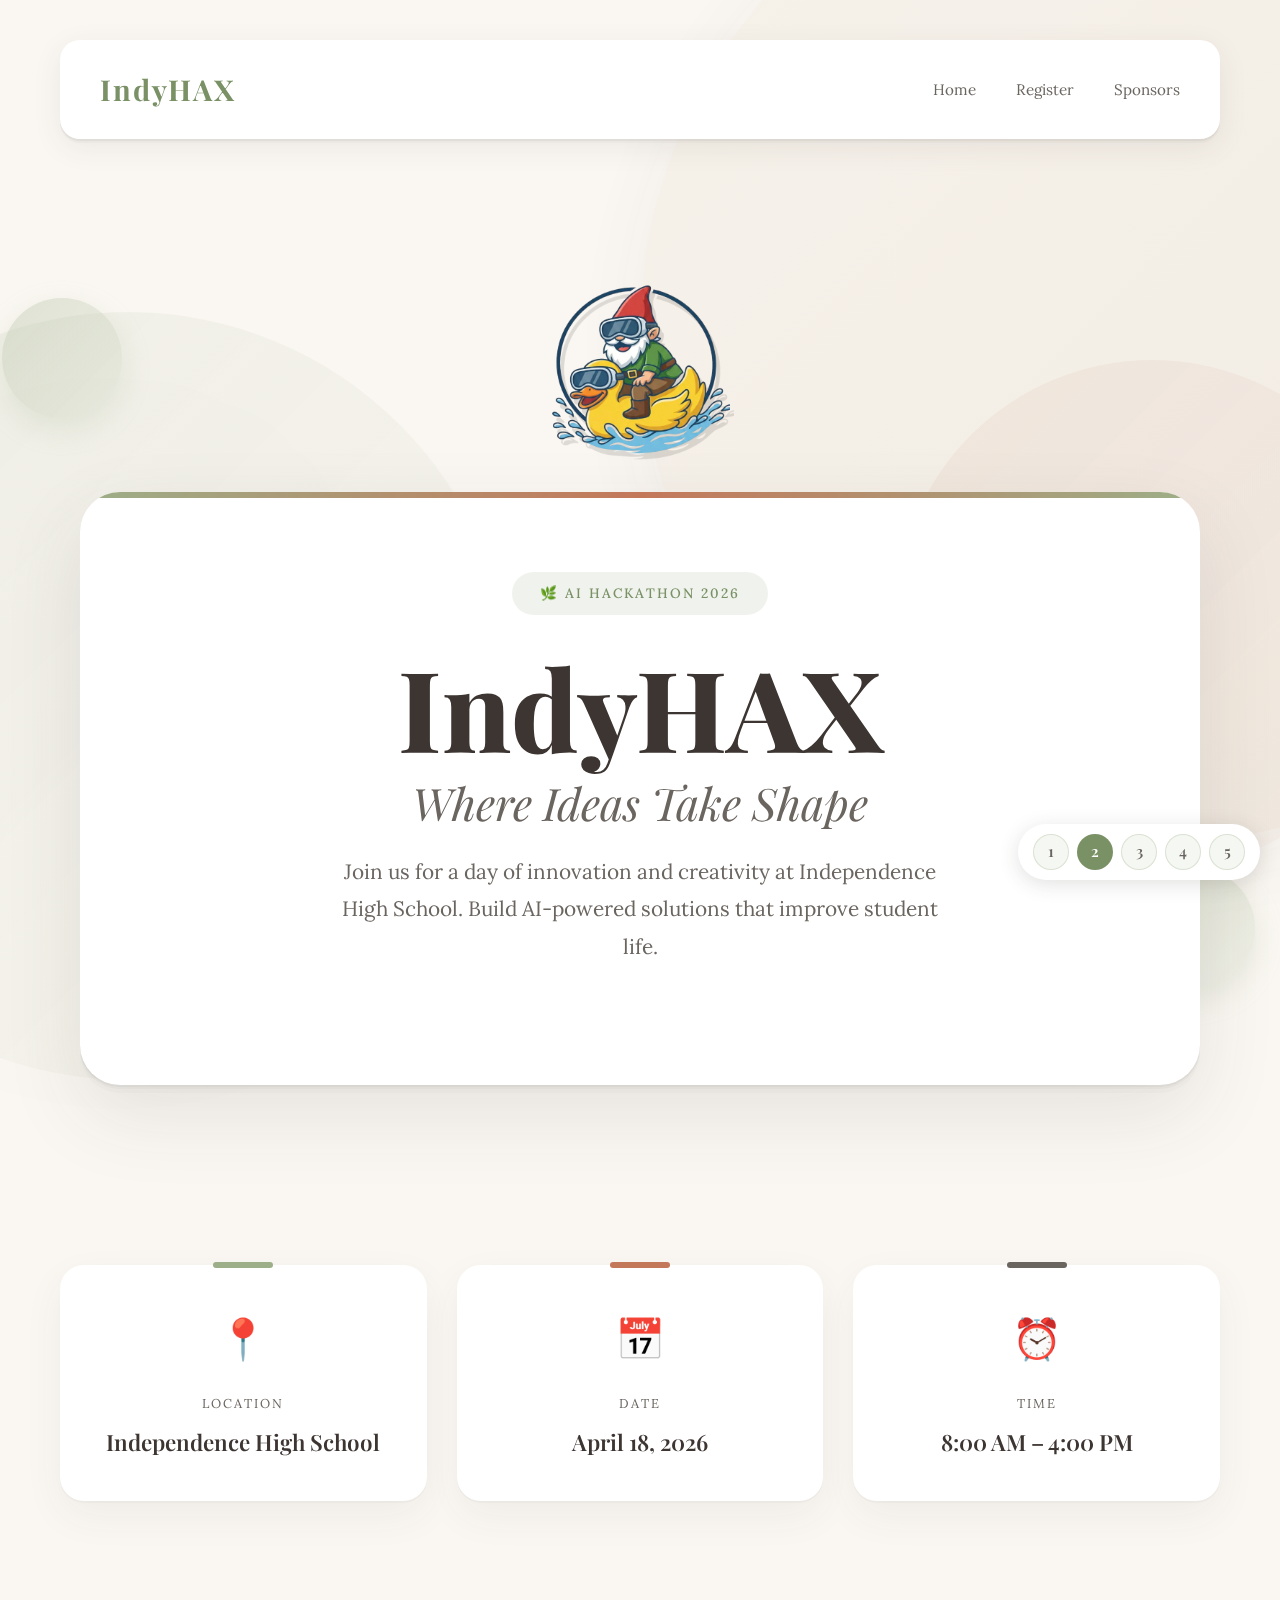
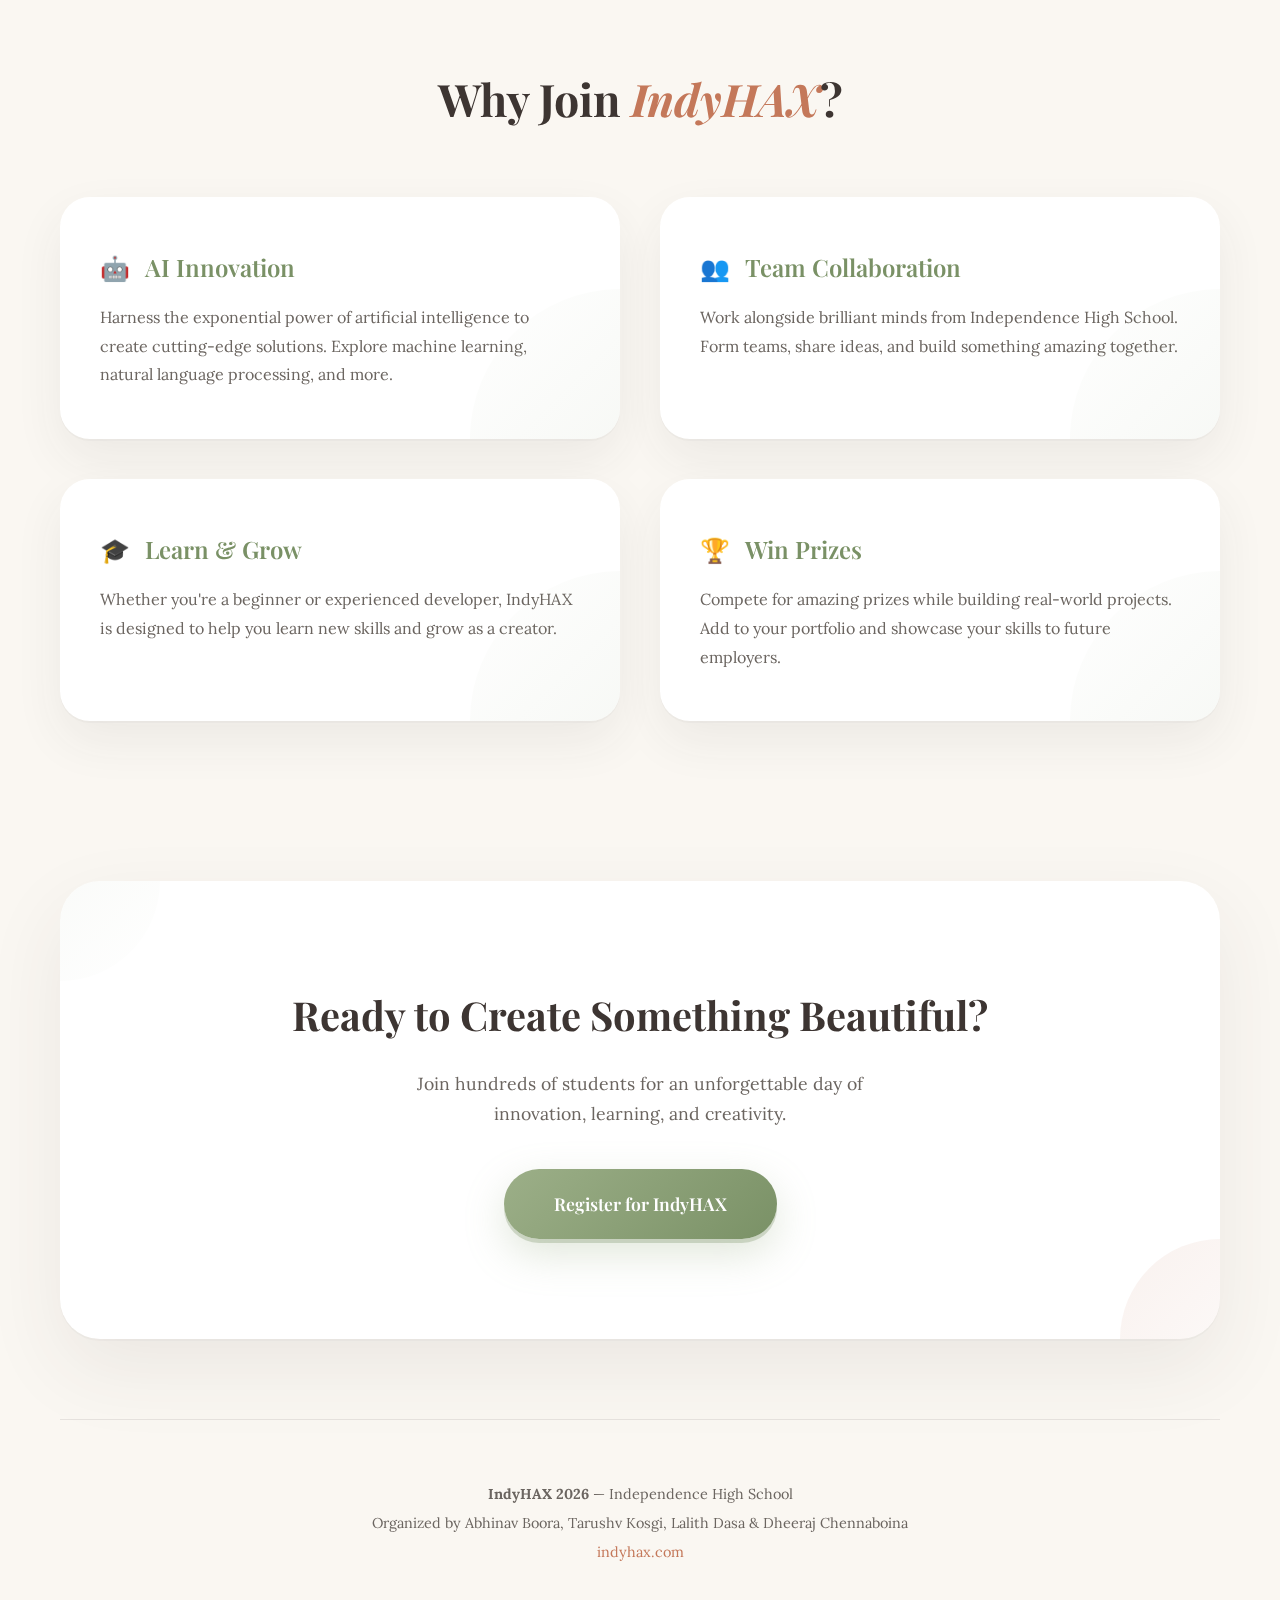
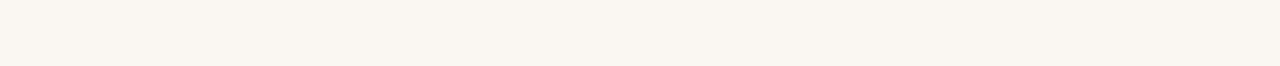
<file: 2/index.html>
<!DOCTYPE html>
<html lang="en">

<head>
    <meta charset="UTF-8">
    <meta name="viewport" content="width=device-width, initial-scale=1.0">
    <meta name="description" content="IndyHAX - AI Hackathon at Independence High School. April 18, 2026.">
    <title>IndyHAX | Paper Cut</title>
    <link rel="icon" type="image/x-icon" href="../favicon.ico">
    <link rel="preconnect" href="https://fonts.googleapis.com">
    <link rel="preconnect" href="https://fonts.gstatic.com" crossorigin>
    <link
        href="https://fonts.googleapis.com/css2?family=Playfair+Display:wght@400;500;600;700;800;900&family=Lora:ital,wght@0,400;0,500;0,600;1,400&display=swap"
        rel="stylesheet">
    <style>
        * {
            margin: 0;
            padding: 0;
            box-sizing: border-box;
        }

        :root {
            --cream: #faf7f2;
            --sage: #9caf88;
            --sage-dark: #7a9166;
            --warm-gray: #6b6560;
            --terracotta: #c4785a;
            --deep-brown: #3d3532;
            --soft-shadow: rgba(61, 53, 50, 0.08);
            --medium-shadow: rgba(61, 53, 50, 0.15);
        }

        html {
            scroll-behavior: smooth;
        }

        body {
            font-family: 'Lora', serif;
            background: var(--cream);
            color: var(--deep-brown);
            overflow-x: hidden;
            min-height: 100vh;
            line-height: 1.7;
        }

        /* Layered Paper Background */
        .paper-layers {
            position: fixed;
            top: 0;
            left: 0;
            width: 100%;
            height: 100%;
            pointer-events: none;
            z-index: 0;
        }

        .paper-layer {
            position: absolute;
            border-radius: 50%;
            background: var(--cream);
            filter: drop-shadow(0 20px 40px var(--soft-shadow));
        }

        .paper-layer.layer-1 {
            width: 80vw;
            height: 80vw;
            top: -20%;
            right: -30%;
            background: linear-gradient(135deg, #f5f0e8, #ebe5dc);
            opacity: 0.7;
        }

        .paper-layer.layer-2 {
            width: 60vw;
            height: 60vw;
            bottom: -20%;
            left: -20%;
            background: linear-gradient(135deg, rgba(156, 175, 136, 0.1), rgba(156, 175, 136, 0.05));
        }

        .paper-layer.layer-3 {
            width: 40vw;
            height: 40vw;
            top: 40%;
            right: -10%;
            background: linear-gradient(135deg, rgba(196, 120, 90, 0.08), rgba(196, 120, 90, 0.03));
        }

        /* Main Container */
        .container {
            position: relative;
            z-index: 10;
            max-width: 1200px;
            margin: 0 auto;
            padding: 40px 20px;
        }

        /* Navigation */
        nav {
            display: flex;
            justify-content: space-between;
            align-items: center;
            padding: 25px 40px;
            background: #fff;
            border-radius: 20px;
            box-shadow:
                0 2px 0 0 rgba(61, 53, 50, 0.05),
                0 4px 0 0 rgba(61, 53, 50, 0.03),
                0 8px 30px rgba(61, 53, 50, 0.08);
            margin-bottom: 60px;
        }

        .nav-logo {
            font-family: 'Playfair Display', serif;
            font-size: 1.8rem;
            font-weight: 700;
            color: var(--sage-dark);
            letter-spacing: 2px;
        }

        .nav-links {
            display: flex;
            gap: 40px;
        }

        .nav-links a {
            font-family: 'Lora', serif;
            font-size: 0.95rem;
            color: var(--warm-gray);
            text-decoration: none;
            position: relative;
            transition: all 0.3s ease;
        }

        .nav-links a::after {
            content: '';
            position: absolute;
            bottom: -4px;
            left: 0;
            width: 0;
            height: 2px;
            background: var(--terracotta);
            transition: width 0.3s ease;
        }

        .nav-links a:hover {
            color: var(--terracotta);
        }

        .nav-links a:hover::after {
            width: 100%;
        }

        /* Hero Section */
        .hero {
            text-align: center;
            padding: 80px 20px 100px;
            position: relative;
        }

        .hero-paper {
            background: #fff;
            border-radius: 40px;
            padding: 80px 60px;
            box-shadow:
                0 2px 0 0 rgba(61, 53, 50, 0.04),
                0 4px 0 0 rgba(61, 53, 50, 0.03),
                0 8px 0 0 rgba(61, 53, 50, 0.02),
                0 30px 80px rgba(61, 53, 50, 0.1);
            position: relative;
            overflow: hidden;
        }

        .hero-paper::before {
            content: '';
            position: absolute;
            top: 0;
            left: 0;
            right: 0;
            height: 6px;
            background: linear-gradient(90deg, var(--sage), var(--terracotta), var(--sage));
        }

        .hero-badge {
            display: inline-block;
            padding: 10px 28px;
            background: rgba(156, 175, 136, 0.15);
            border-radius: 50px;
            font-size: 0.85rem;
            letter-spacing: 2px;
            text-transform: uppercase;
            color: var(--sage-dark);
            margin-bottom: 30px;
            font-weight: 500;
        }

        .hero h1 {
            font-family: 'Playfair Display', serif;
            font-size: clamp(3.5rem, 10vw, 7rem);
            font-weight: 800;
            line-height: 1.1;
            margin-bottom: 25px;
            color: var(--deep-brown);
            position: relative;
        }

        .hero h1 span {
            display: block;
            font-size: 0.4em;
            font-weight: 400;
            color: var(--warm-gray);
            margin-top: 10px;
            font-style: italic;
        }

        .hero-tagline {
            font-size: 1.3rem;
            color: var(--warm-gray);
            max-width: 600px;
            margin: 0 auto 40px;
            line-height: 1.8;
        }

        /* Decorative Shapes */
        .shape {
            position: absolute;
            pointer-events: none;
        }

        .shape-circle {
            width: 120px;
            height: 120px;
            border-radius: 50%;
            background: linear-gradient(135deg, rgba(156, 175, 136, 0.3), rgba(156, 175, 136, 0.1));
            box-shadow: 0 10px 30px rgba(156, 175, 136, 0.2);
        }

        .shape-1 {
            top: 10%;
            left: -5%;
            animation: float 6s ease-in-out infinite;
        }

        .shape-2 {
            bottom: 20%;
            right: -3%;
            animation: float 8s ease-in-out infinite reverse;
        }

        @keyframes float {

            0%,
            100% {
                transform: translateY(0) rotate(0deg);
            }

            50% {
                transform: translateY(-20px) rotate(5deg);
            }
        }

        /* Event Info Section */
        .event-info {
            display: grid;
            grid-template-columns: repeat(3, 1fr);
            gap: 30px;
            margin: 80px 0;
        }

        .info-card {
            background: #fff;
            border-radius: 24px;
            padding: 40px 30px;
            text-align: center;
            box-shadow:
                0 2px 0 0 rgba(61, 53, 50, 0.03),
                0 15px 40px rgba(61, 53, 50, 0.06);
            position: relative;
            transition: all 0.4s ease;
        }

        .info-card::before {
            content: '';
            position: absolute;
            top: -3px;
            left: 50%;
            transform: translateX(-50%);
            width: 60px;
            height: 6px;
            background: var(--sage);
            border-radius: 3px;
        }

        .info-card:nth-child(2)::before {
            background: var(--terracotta);
        }

        .info-card:nth-child(3)::before {
            background: var(--warm-gray);
        }

        .info-card:hover {
            transform: translateY(-10px);
            box-shadow:
                0 2px 0 0 rgba(61, 53, 50, 0.03),
                0 25px 60px rgba(61, 53, 50, 0.1);
        }

        .info-card .icon {
            font-size: 2.5rem;
            margin-bottom: 20px;
            display: block;
        }

        .info-card .label {
            font-size: 0.8rem;
            letter-spacing: 2px;
            text-transform: uppercase;
            color: var(--warm-gray);
            margin-bottom: 8px;
        }

        .info-card .value {
            font-family: 'Playfair Display', serif;
            font-size: 1.4rem;
            font-weight: 600;
            color: var(--deep-brown);
        }

        /* Features Section */
        .features {
            padding: 80px 0;
        }

        .section-title {
            font-family: 'Playfair Display', serif;
            font-size: 2.8rem;
            font-weight: 700;
            text-align: center;
            margin-bottom: 60px;
            color: var(--deep-brown);
        }

        .section-title span {
            color: var(--terracotta);
            font-style: italic;
        }

        .features-grid {
            display: grid;
            grid-template-columns: repeat(2, 1fr);
            gap: 40px;
        }

        .feature-card {
            background: #fff;
            border-radius: 30px;
            padding: 50px 40px;
            box-shadow:
                0 2px 0 0 rgba(61, 53, 50, 0.03),
                0 20px 50px rgba(61, 53, 50, 0.07);
            position: relative;
            overflow: hidden;
            transition: all 0.4s ease;
        }

        .feature-card::after {
            content: '';
            position: absolute;
            bottom: 0;
            right: 0;
            width: 150px;
            height: 150px;
            background: linear-gradient(135deg, transparent, rgba(156, 175, 136, 0.08));
            border-radius: 100% 0 30px 0;
        }

        .feature-card:hover {
            transform: translateY(-5px) scale(1.01);
        }

        .feature-card h3 {
            font-family: 'Playfair Display', serif;
            font-size: 1.5rem;
            font-weight: 600;
            color: var(--sage-dark);
            margin-bottom: 15px;
            display: flex;
            align-items: center;
            gap: 15px;
        }

        .feature-card h3 span {
            font-size: 1.5rem;
        }

        .feature-card p {
            color: var(--warm-gray);
            line-height: 1.8;
        }

        /* CTA Section */
        .cta-section {
            text-align: center;
            padding: 100px 40px;
            background: #fff;
            border-radius: 40px;
            margin: 80px 0;
            box-shadow:
                0 2px 0 0 rgba(61, 53, 50, 0.03),
                0 30px 80px rgba(61, 53, 50, 0.08);
            position: relative;
            overflow: hidden;
        }

        .cta-section::before,
        .cta-section::after {
            content: '';
            position: absolute;
            width: 200px;
            height: 200px;
            border-radius: 50%;
            opacity: 0.5;
        }

        .cta-section::before {
            top: -100px;
            left: -100px;
            background: linear-gradient(135deg, rgba(156, 175, 136, 0.2), transparent);
        }

        .cta-section::after {
            bottom: -100px;
            right: -100px;
            background: linear-gradient(135deg, rgba(196, 120, 90, 0.2), transparent);
        }

        .cta-section h2 {
            font-family: 'Playfair Display', serif;
            font-size: 2.5rem;
            font-weight: 700;
            margin-bottom: 20px;
            color: var(--deep-brown);
        }

        .cta-section p {
            color: var(--warm-gray);
            max-width: 500px;
            margin: 0 auto 40px;
            font-size: 1.1rem;
        }

        .cta-button {
            display: inline-block;
            padding: 20px 50px;
            font-family: 'Playfair Display', serif;
            font-size: 1.1rem;
            font-weight: 600;
            text-decoration: none;
            color: #fff;
            background: linear-gradient(135deg, var(--sage), var(--sage-dark));
            border-radius: 50px;
            box-shadow:
                0 4px 0 0 rgba(122, 145, 102, 0.3),
                0 15px 40px rgba(156, 175, 136, 0.3);
            transition: all 0.3s ease;
            position: relative;
            z-index: 1;
        }

        .cta-button:hover {
            transform: translateY(-3px);
            box-shadow:
                0 6px 0 0 rgba(122, 145, 102, 0.3),
                0 25px 50px rgba(156, 175, 136, 0.4);
        }

        /* Footer */
        footer {
            text-align: center;
            padding: 60px 20px;
            border-top: 1px solid rgba(61, 53, 50, 0.1);
        }

        footer p {
            color: var(--warm-gray);
            font-size: 0.9rem;
            line-height: 2;
        }

        footer a {
            color: var(--terracotta);
            text-decoration: none;
            transition: color 0.3s ease;
        }

        footer a:hover {
            color: var(--sage-dark);
        }

        /* Version Switcher */
        .version-switcher {
            position: fixed;
            bottom: 20px;
            right: 20px;
            display: flex;
            gap: 8px;
            z-index: 9999;
            background: #fff;
            padding: 10px 15px;
            border-radius: 50px;
            box-shadow: 0 4px 20px rgba(61, 53, 50, 0.15);
        }

        .version-switcher a {
            width: 36px;
            height: 36px;
            display: flex;
            align-items: center;
            justify-content: center;
            border-radius: 50%;
            text-decoration: none;
            font-family: 'Playfair Display', serif;
            font-size: 0.95rem;
            font-weight: 600;
            color: var(--warm-gray);
            background: rgba(156, 175, 136, 0.1);
            border: 1px solid rgba(156, 175, 136, 0.3);
            transition: all 0.3s ease;
        }

        .version-switcher a:hover {
            background: var(--sage);
            color: #fff;
            transform: scale(1.1);
        }

        .version-switcher a.active {
            background: var(--sage-dark);
            color: #fff;
            border-color: transparent;
        }

        /* Responsive */
        @media (max-width: 768px) {
            nav {
                flex-direction: column;
                gap: 20px;
                padding: 20px;
            }

            .nav-links {
                gap: 25px;
            }

            .hero-paper {
                padding: 50px 30px;
            }

            .event-info {
                grid-template-columns: 1fr;
            }

            .features-grid {
                grid-template-columns: 1fr;
            }

            .cta-section {
                padding: 60px 30px;
                margin: 40px 0;
            }
        }
    </style>
</head>

<body>
    <!-- Paper Layer Background -->
    <div class="paper-layers">
        <div class="paper-layer layer-1"></div>
        <div class="paper-layer layer-2"></div>
        <div class="paper-layer layer-3"></div>
    </div>

    <div class="container">
        <!-- Navigation -->
        <nav>
            <div class="nav-logo">IndyHAX</div>
            <div class="nav-links">
                <a href="../index.html">Home</a>
                <a href="../registration.html">Register</a>
                <a href="../sponsors.html">Sponsors</a>
            </div>
        </nav>

        <!-- Hero Section -->
        <section class="hero" id="home">
            <img src="../logo.PNG" alt="IndyHAX Logo" class="hero-logo"
                style="max-width: 180px; margin-bottom: 25px; filter: drop-shadow(4px 6px 0 rgba(61, 53, 50, 0.15));">
            <div class="shape shape-circle shape-1"></div>
            <div class="shape shape-circle shape-2"></div>

            <div class="hero-paper">
                <span class="hero-badge">🌿 AI Hackathon 2026</span>
                <h1>IndyHAX<span>Where Ideas Take Shape</span></h1>
                <p class="hero-tagline">Join us for a day of innovation and creativity at Independence High School.
                    Build AI-powered solutions that improve student life.</p>
            </div>
        </section>

        <!-- Event Info -->
        <section class="event-info">
            <div class="info-card">
                <span class="icon">📍</span>
                <div class="label">Location</div>
                <div class="value">Independence High School</div>
            </div>
            <div class="info-card">
                <span class="icon">📅</span>
                <div class="label">Date</div>
                <div class="value">April 18, 2026</div>
            </div>
            <div class="info-card">
                <span class="icon">⏰</span>
                <div class="label">Time</div>
                <div class="value">8:00 AM – 4:00 PM</div>
            </div>
        </section>

        <!-- Features Section -->
        <section class="features">
            <h2 class="section-title">Why Join <span>IndyHAX</span>?</h2>

            <div class="features-grid">
                <div class="feature-card">
                    <h3><span>🤖</span> AI Innovation</h3>
                    <p>Harness the exponential power of artificial intelligence to create cutting-edge solutions.
                        Explore machine learning, natural language processing, and more.</p>
                </div>
                <div class="feature-card">
                    <h3><span>👥</span> Team Collaboration</h3>
                    <p>Work alongside brilliant minds from Independence High School. Form teams, share ideas, and build
                        something amazing together.</p>
                </div>
                <div class="feature-card">
                    <h3><span>🎓</span> Learn & Grow</h3>
                    <p>Whether you're a beginner or experienced developer, IndyHAX is designed to help you learn new
                        skills and grow as a creator.</p>
                </div>
                <div class="feature-card">
                    <h3><span>🏆</span> Win Prizes</h3>
                    <p>Compete for amazing prizes while building real-world projects. Add to your portfolio and showcase
                        your skills to future employers.</p>
                </div>
            </div>
        </section>

        <!-- CTA Section -->
        <section class="cta-section">
            <h2>Ready to Create Something Beautiful?</h2>
            <p>Join hundreds of students for an unforgettable day of innovation, learning, and creativity.</p>
            <a href="../registration.html" class="cta-button">Register for IndyHAX</a>
        </section>

        <!-- Footer -->
        <footer>
            <p><strong>IndyHAX 2026</strong> — Independence High School</p>
            <p>Organized by Abhinav Boora, Tarushv Kosgi, Lalith Dasa & Dheeraj Chennaboina</p>
            <p><a href="https://indyhax.com">indyhax.com</a></p>
        </footer>
    </div>

    <!-- Version Switcher -->
    <div class="version-switcher">
        <a href="/1/">1</a>
        <a href="/2/" class="active">2</a>
        <a href="/3/">3</a>
        <a href="/4/">4</a>
        <a href="/5/">5</a>
    </div>
</body>

</html>
</file>
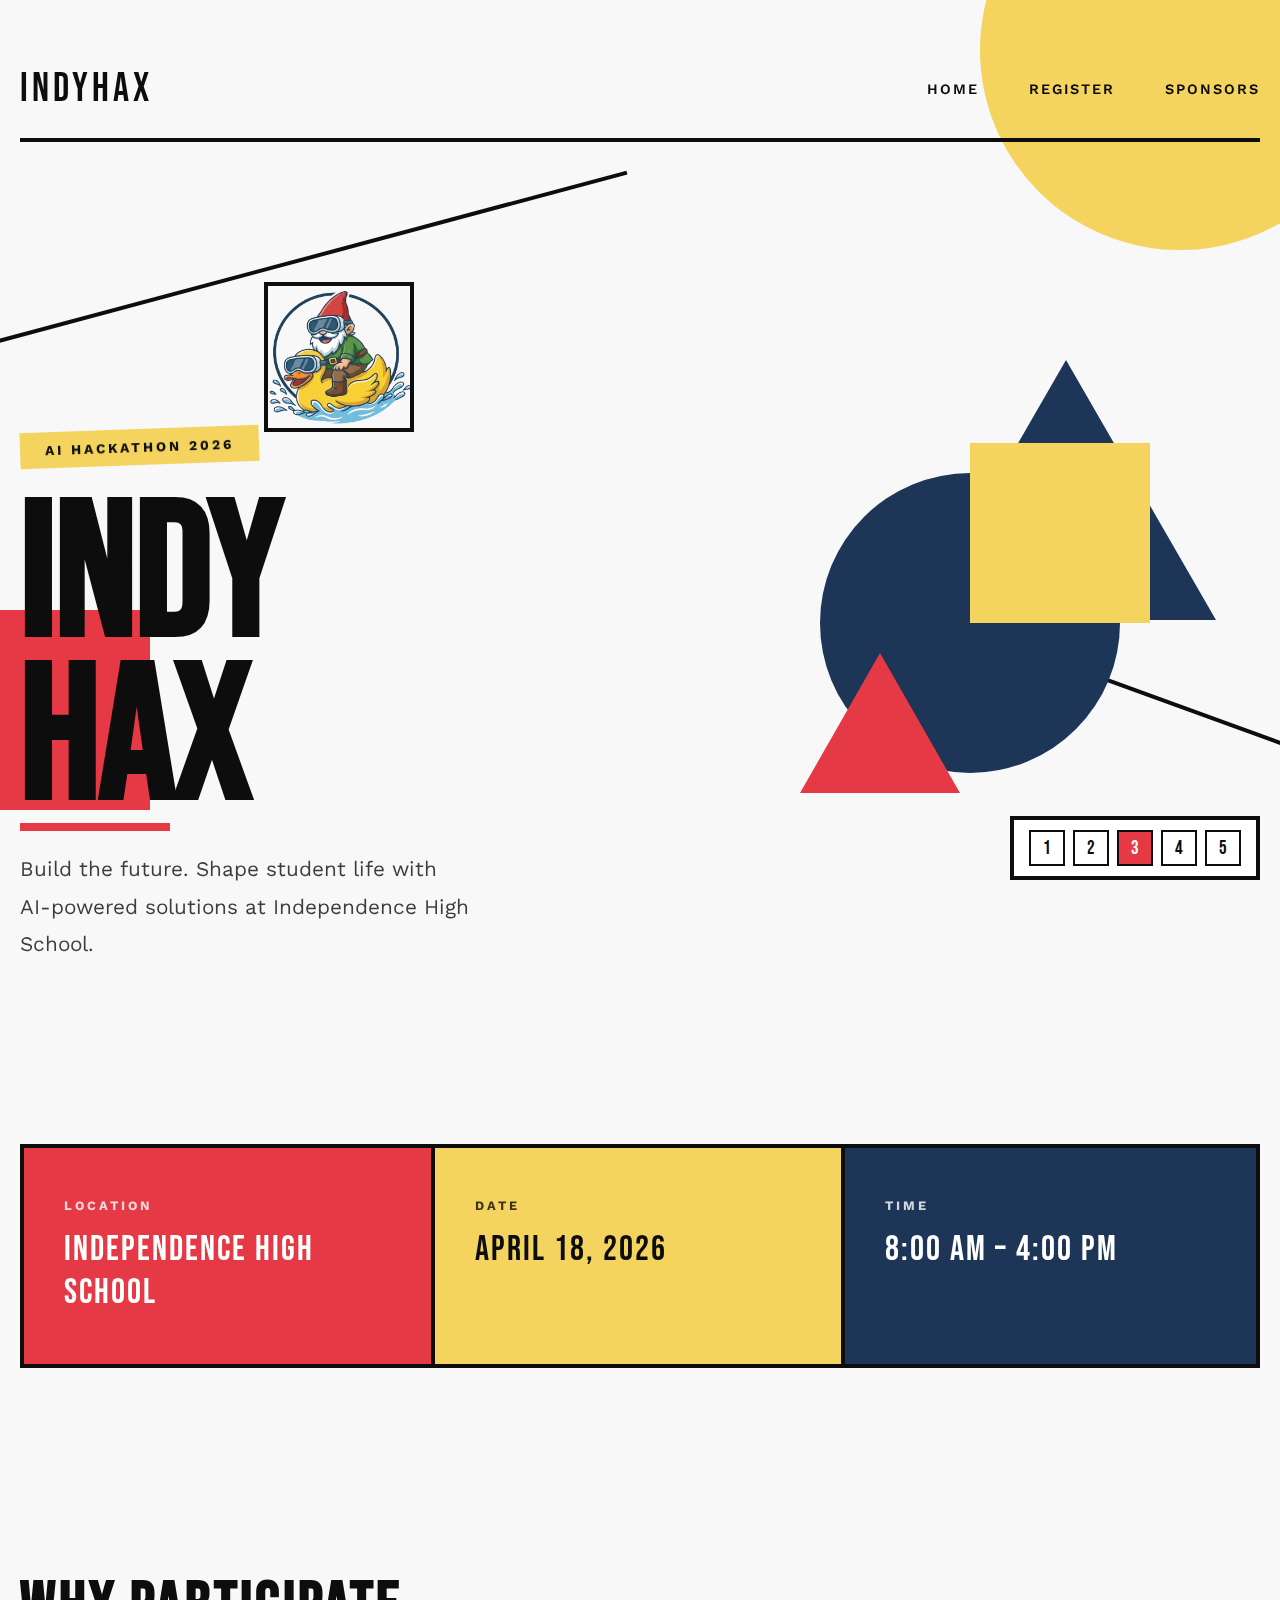
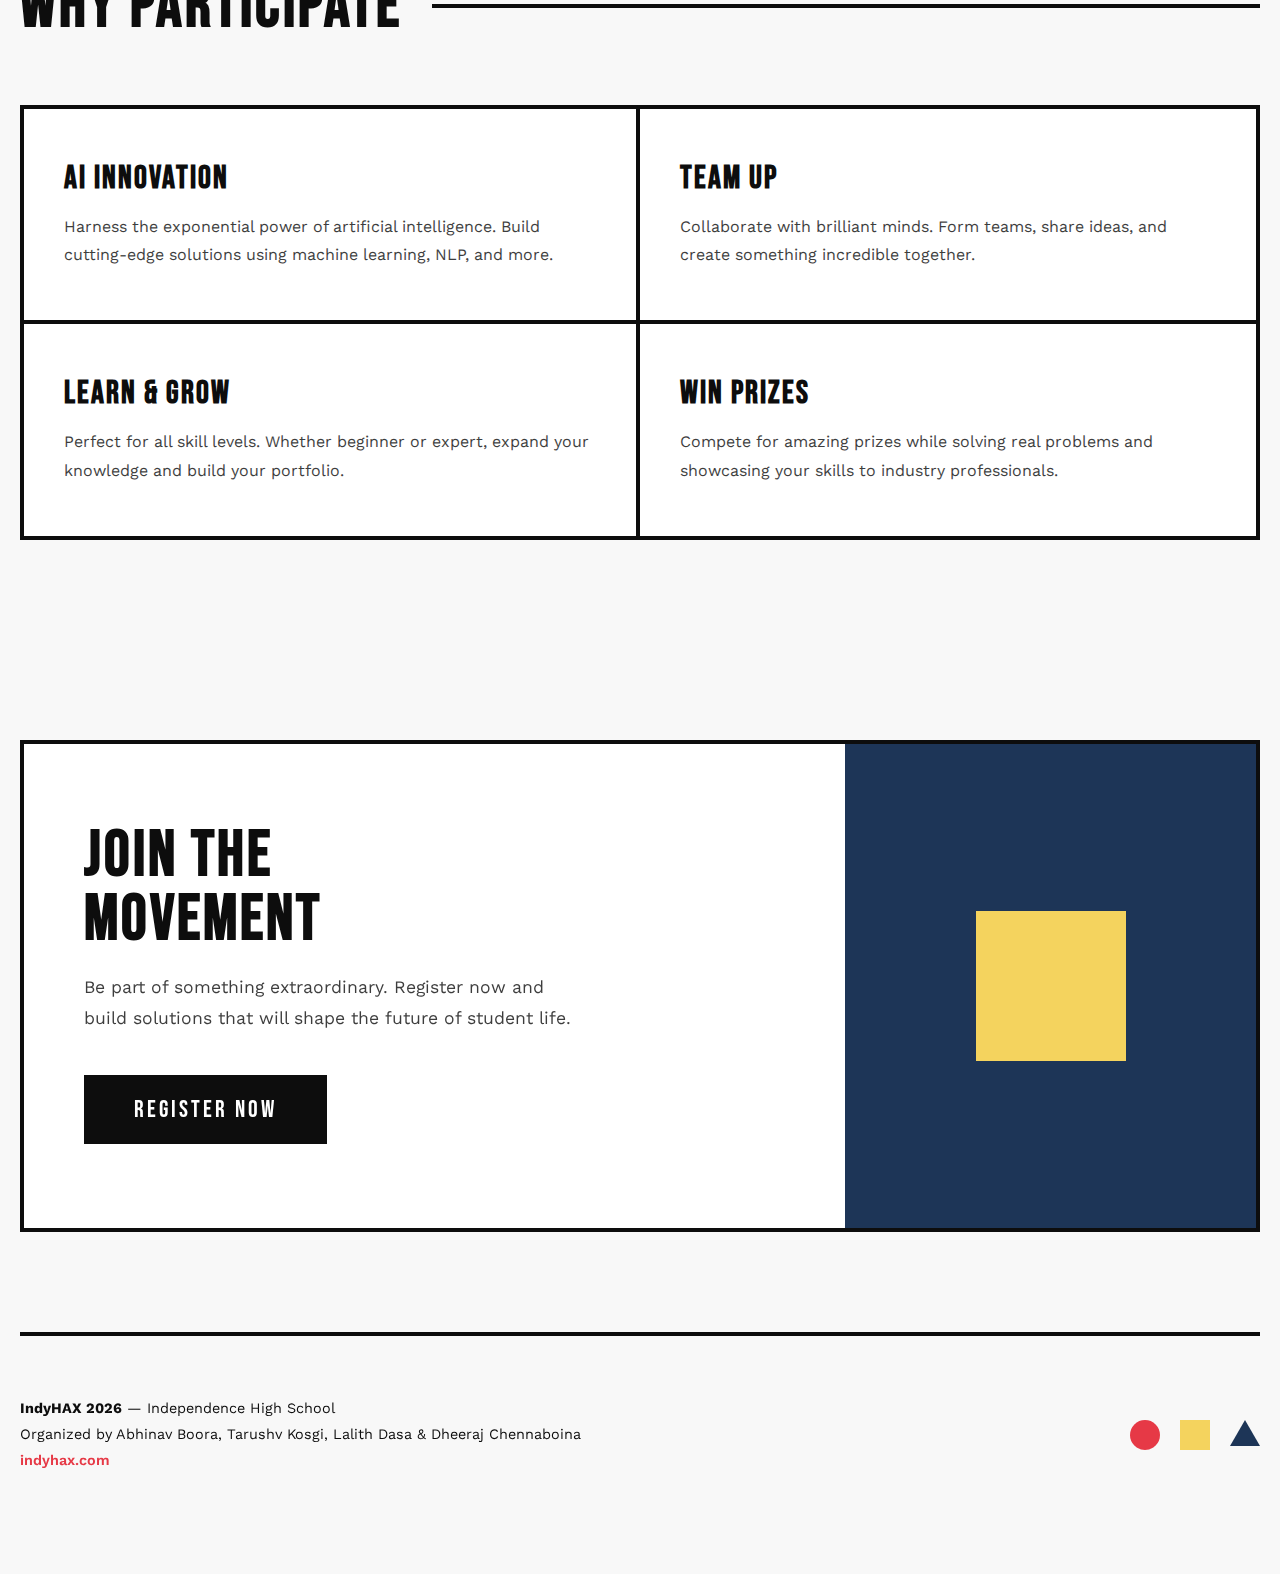
<file: 3/index.html>
<!DOCTYPE html>
<html lang="en">

<head>
    <meta charset="UTF-8">
    <meta name="viewport" content="width=device-width, initial-scale=1.0">
    <meta name="description" content="IndyHAX - AI Hackathon at Independence High School. April 18, 2026.">
    <title>IndyHAX | Bauhaus</title>
    <link rel="icon" type="image/x-icon" href="../favicon.ico">
    <link rel="preconnect" href="https://fonts.googleapis.com">
    <link rel="preconnect" href="https://fonts.gstatic.com" crossorigin>
    <link
        href="https://fonts.googleapis.com/css2?family=Bebas+Neue&family=Work+Sans:wght@300;400;500;600;700&display=swap"
        rel="stylesheet">
    <style>
        * {
            margin: 0;
            padding: 0;
            box-sizing: border-box;
        }

        :root {
            --primary-red: #e63946;
            --primary-yellow: #f4d35e;
            --primary-blue: #1d3557;
            --pure-black: #0d0d0d;
            --pure-white: #ffffff;
            --off-white: #f8f8f8;
        }

        html {
            scroll-behavior: smooth;
        }

        body {
            font-family: 'Work Sans', sans-serif;
            background: var(--off-white);
            color: var(--pure-black);
            overflow-x: hidden;
            min-height: 100vh;
        }

        /* Geometric Background Shapes */
        .geo-bg {
            position: fixed;
            top: 0;
            left: 0;
            width: 100%;
            height: 100%;
            pointer-events: none;
            z-index: 0;
            overflow: hidden;
        }

        .geo-shape {
            position: absolute;
            transition: transform 0.3s ease;
        }

        .geo-circle {
            width: 400px;
            height: 400px;
            border-radius: 50%;
            background: var(--primary-yellow);
            top: -150px;
            right: -100px;
            animation: rotate 30s linear infinite;
        }

        .geo-square {
            width: 200px;
            height: 200px;
            background: var(--primary-red);
            bottom: 10%;
            left: -50px;
            animation: rotate 25s linear infinite reverse;
        }

        .geo-triangle {
            width: 0;
            height: 0;
            border-left: 150px solid transparent;
            border-right: 150px solid transparent;
            border-bottom: 260px solid var(--primary-blue);
            top: 40%;
            right: 5%;
            animation: float 8s ease-in-out infinite;
        }

        .geo-line {
            height: 4px;
            background: var(--pure-black);
            position: absolute;
        }

        .geo-line-1 {
            width: 60%;
            top: 30%;
            left: -10%;
            transform: rotate(-15deg);
        }

        .geo-line-2 {
            width: 40%;
            bottom: 25%;
            right: -5%;
            transform: rotate(20deg);
        }

        @keyframes rotate {
            from {
                transform: rotate(0deg);
            }

            to {
                transform: rotate(360deg);
            }
        }

        @keyframes float {

            0%,
            100% {
                transform: translateY(0);
            }

            50% {
                transform: translateY(-30px);
            }
        }

        /* Main Container */
        .container {
            position: relative;
            z-index: 10;
            max-width: 1400px;
            margin: 0 auto;
            padding: 40px 20px;
        }

        /* Navigation */
        nav {
            display: flex;
            justify-content: space-between;
            align-items: center;
            padding: 25px 0;
            border-bottom: 4px solid var(--pure-black);
            margin-bottom: 60px;
        }

        .nav-logo {
            font-family: 'Bebas Neue', sans-serif;
            font-size: 2.5rem;
            color: var(--pure-black);
            letter-spacing: 4px;
        }

        .nav-links {
            display: flex;
            gap: 50px;
        }

        .nav-links a {
            font-family: 'Work Sans', sans-serif;
            font-size: 0.9rem;
            font-weight: 600;
            color: var(--pure-black);
            text-decoration: none;
            text-transform: uppercase;
            letter-spacing: 2px;
            position: relative;
            padding: 10px 0;
        }

        .nav-links a::after {
            content: '';
            position: absolute;
            bottom: 0;
            left: 0;
            width: 100%;
            height: 4px;
            background: var(--primary-red);
            transform: scaleX(0);
            transition: transform 0.3s ease;
        }

        .nav-links a:hover::after {
            transform: scaleX(1);
        }

        /* Hero Section */
        .hero {
            display: grid;
            grid-template-columns: 1fr 1fr;
            gap: 80px;
            align-items: center;
            padding: 80px 0;
            min-height: 70vh;
        }

        .hero-content {
            position: relative;
        }

        .hero-label {
            display: inline-block;
            background: var(--primary-yellow);
            padding: 10px 25px;
            font-size: 0.85rem;
            font-weight: 700;
            letter-spacing: 3px;
            text-transform: uppercase;
            margin-bottom: 30px;
            transform: rotate(-2deg);
        }

        .hero h1 {
            font-family: 'Bebas Neue', sans-serif;
            font-size: clamp(6rem, 15vw, 12rem);
            line-height: 0.85;
            letter-spacing: -2px;
            margin-bottom: 30px;
            position: relative;
        }

        .hero h1::after {
            content: '';
            position: absolute;
            bottom: -10px;
            left: 0;
            width: 150px;
            height: 8px;
            background: var(--primary-red);
        }

        .hero-tagline {
            font-size: 1.3rem;
            font-weight: 400;
            line-height: 1.8;
            max-width: 450px;
            color: var(--pure-black);
            opacity: 0.8;
        }

        .hero-visual {
            position: relative;
            display: flex;
            justify-content: center;
            align-items: center;
        }

        .hero-shapes {
            position: relative;
            width: 400px;
            height: 400px;
        }

        .shape-main-circle {
            position: absolute;
            width: 300px;
            height: 300px;
            border-radius: 50%;
            background: var(--primary-blue);
            top: 50%;
            left: 50%;
            transform: translate(-50%, -50%);
        }

        .shape-main-square {
            position: absolute;
            width: 180px;
            height: 180px;
            background: var(--primary-yellow);
            top: 20px;
            right: 20px;
            animation: rotate 20s linear infinite;
        }

        .shape-main-triangle {
            position: absolute;
            width: 0;
            height: 0;
            border-left: 80px solid transparent;
            border-right: 80px solid transparent;
            border-bottom: 140px solid var(--primary-red);
            bottom: 30px;
            left: 30px;
        }

        /* Event Details Grid */
        .details-grid {
            display: grid;
            grid-template-columns: repeat(3, 1fr);
            gap: 0;
            margin: 100px 0;
            border: 4px solid var(--pure-black);
        }

        .detail-block {
            padding: 50px 40px;
            border-right: 4px solid var(--pure-black);
            position: relative;
            overflow: hidden;
            transition: all 0.3s ease;
        }

        .detail-block:last-child {
            border-right: none;
        }

        .detail-block:nth-child(1) {
            background: var(--primary-red);
            color: var(--pure-white);
        }

        .detail-block:nth-child(2) {
            background: var(--primary-yellow);
            color: var(--pure-black);
        }

        .detail-block:nth-child(3) {
            background: var(--primary-blue);
            color: var(--pure-white);
        }

        .detail-block:hover {
            transform: scale(1.02);
            z-index: 2;
        }

        .detail-block .label {
            font-size: 0.8rem;
            font-weight: 700;
            letter-spacing: 3px;
            text-transform: uppercase;
            margin-bottom: 15px;
            opacity: 0.8;
        }

        .detail-block .value {
            font-family: 'Bebas Neue', sans-serif;
            font-size: 2.2rem;
            letter-spacing: 2px;
        }

        /* Features Section */
        .features {
            padding: 100px 0;
        }

        .section-header {
            display: flex;
            align-items: center;
            gap: 30px;
            margin-bottom: 60px;
        }

        .section-header h2 {
            font-family: 'Bebas Neue', sans-serif;
            font-size: 4rem;
            letter-spacing: 3px;
        }

        .section-header .line {
            flex: 1;
            height: 4px;
            background: var(--pure-black);
        }

        .features-grid {
            display: grid;
            grid-template-columns: repeat(2, 1fr);
            gap: 0;
            border: 4px solid var(--pure-black);
        }

        .feature-card {
            padding: 50px 40px;
            border-bottom: 4px solid var(--pure-black);
            border-right: 4px solid var(--pure-black);
            position: relative;
            background: var(--pure-white);
            transition: all 0.3s ease;
        }

        .feature-card:nth-child(2n) {
            border-right: none;
        }

        .feature-card:nth-child(n+3) {
            border-bottom: none;
        }

        .feature-card::before {
            content: '';
            position: absolute;
            top: 0;
            left: 0;
            width: 8px;
            height: 100%;
            background: var(--primary-red);
            transform: scaleY(0);
            transition: transform 0.3s ease;
            transform-origin: top;
        }

        .feature-card:nth-child(2)::before {
            background: var(--primary-yellow);
        }

        .feature-card:nth-child(3)::before {
            background: var(--primary-blue);
        }

        .feature-card:nth-child(4)::before {
            background: var(--primary-red);
        }

        .feature-card:hover::before {
            transform: scaleY(1);
        }

        .feature-card:hover {
            background: var(--off-white);
        }

        .feature-card h3 {
            font-family: 'Bebas Neue', sans-serif;
            font-size: 2rem;
            letter-spacing: 2px;
            margin-bottom: 15px;
        }

        .feature-card p {
            font-size: 1rem;
            line-height: 1.8;
            opacity: 0.8;
        }

        /* CTA Section */
        .cta-section {
            display: grid;
            grid-template-columns: 2fr 1fr;
            gap: 0;
            margin: 100px 0;
            border: 4px solid var(--pure-black);
        }

        .cta-content {
            padding: 80px 60px;
            background: var(--pure-white);
        }

        .cta-content h2 {
            font-family: 'Bebas Neue', sans-serif;
            font-size: 4rem;
            letter-spacing: 3px;
            margin-bottom: 20px;
            line-height: 1;
        }

        .cta-content p {
            font-size: 1.1rem;
            line-height: 1.8;
            margin-bottom: 40px;
            max-width: 500px;
            opacity: 0.8;
        }

        .cta-button {
            display: inline-block;
            padding: 20px 50px;
            font-family: 'Bebas Neue', sans-serif;
            font-size: 1.5rem;
            letter-spacing: 3px;
            text-decoration: none;
            color: var(--pure-white);
            background: var(--pure-black);
            border: none;
            transition: all 0.3s ease;
            position: relative;
            overflow: hidden;
        }

        .cta-button::before {
            content: '';
            position: absolute;
            top: 0;
            left: -100%;
            width: 100%;
            height: 100%;
            background: var(--primary-red);
            transition: left 0.3s ease;
            z-index: -1;
        }

        .cta-button:hover::before {
            left: 0;
        }

        .cta-visual {
            background: var(--primary-blue);
            display: flex;
            justify-content: center;
            align-items: center;
        }

        .cta-shape {
            width: 150px;
            height: 150px;
            background: var(--primary-yellow);
            animation: rotate 10s linear infinite;
        }

        /* Footer */
        footer {
            padding: 60px 0;
            border-top: 4px solid var(--pure-black);
            display: flex;
            justify-content: space-between;
            align-items: center;
        }

        footer p {
            font-size: 0.9rem;
            line-height: 1.8;
        }

        footer a {
            color: var(--primary-red);
            text-decoration: none;
            font-weight: 600;
        }

        .footer-shapes {
            display: flex;
            gap: 20px;
        }

        .footer-shape {
            width: 30px;
            height: 30px;
        }

        .footer-shape.circle {
            border-radius: 50%;
            background: var(--primary-red);
        }

        .footer-shape.square {
            background: var(--primary-yellow);
        }

        .footer-shape.triangle {
            width: 0;
            height: 0;
            border-left: 15px solid transparent;
            border-right: 15px solid transparent;
            border-bottom: 26px solid var(--primary-blue);
        }

        /* Version Switcher */
        .version-switcher {
            position: fixed;
            bottom: 20px;
            right: 20px;
            display: flex;
            gap: 8px;
            z-index: 9999;
            background: var(--pure-white);
            padding: 10px 15px;
            border-radius: 0;
            border: 4px solid var(--pure-black);
        }

        .version-switcher a {
            width: 36px;
            height: 36px;
            display: flex;
            align-items: center;
            justify-content: center;
            text-decoration: none;
            font-family: 'Bebas Neue', sans-serif;
            font-size: 1.2rem;
            color: var(--pure-black);
            background: var(--pure-white);
            border: 2px solid var(--pure-black);
            transition: all 0.2s ease;
        }

        .version-switcher a:hover {
            background: var(--primary-yellow);
            transform: scale(1.1);
        }

        .version-switcher a.active {
            background: var(--primary-red);
            color: var(--pure-white);
            border-color: var(--pure-black);
        }

        /* Responsive */
        @media (max-width: 968px) {
            .hero {
                grid-template-columns: 1fr;
                gap: 40px;
                text-align: center;
            }

            .hero h1::after {
                left: 50%;
                transform: translateX(-50%);
            }

            .hero-tagline {
                margin: 0 auto;
            }

            .hero-visual {
                order: -1;
            }

            .hero-shapes {
                width: 280px;
                height: 280px;
            }

            .shape-main-circle {
                width: 200px;
                height: 200px;
            }

            .shape-main-square {
                width: 120px;
                height: 120px;
            }
        }

        @media (max-width: 768px) {
            nav {
                flex-direction: column;
                gap: 20px;
            }

            .nav-links {
                gap: 30px;
            }

            .details-grid {
                grid-template-columns: 1fr;
            }

            .detail-block {
                border-right: none;
                border-bottom: 4px solid var(--pure-black);
            }

            .detail-block:last-child {
                border-bottom: none;
            }

            .features-grid {
                grid-template-columns: 1fr;
            }

            .feature-card {
                border-right: none;
                border-bottom: 4px solid var(--pure-black);
            }

            .feature-card:last-child {
                border-bottom: none;
            }

            .cta-section {
                grid-template-columns: 1fr;
            }

            .cta-visual {
                padding: 60px;
            }

            footer {
                flex-direction: column;
                gap: 30px;
                text-align: center;
            }
        }
    </style>
</head>

<body>
    <!-- Geometric Background -->
    <div class="geo-bg">
        <div class="geo-shape geo-circle"></div>
        <div class="geo-shape geo-square"></div>
        <div class="geo-shape geo-triangle"></div>
        <div class="geo-shape geo-line geo-line-1"></div>
        <div class="geo-shape geo-line geo-line-2"></div>
    </div>

    <div class="container">
        <!-- Navigation -->
        <nav>
            <div class="nav-logo">INDYHAX</div>
            <div class="nav-links">
                <a href="../index.html">Home</a>
                <a href="../registration.html">Register</a>
                <a href="../sponsors.html">Sponsors</a>
            </div>
        </nav>

        <!-- Hero Section -->
        <section class="hero">
            <div class="hero-content">
                <span class="hero-label">AI Hackathon 2026</span>
                <img src="../logo.PNG" alt="IndyHAX Logo"
                    style="max-width: 150px; margin-bottom: 20px; border: 4px solid var(--pure-black);">
                <h1>INDY<br>HAX</h1>
                <p class="hero-tagline">Build the future. Shape student life with AI-powered solutions at Independence
                    High School.</p>
            </div>
            <div class="hero-visual">
                <div class="hero-shapes">
                    <div class="shape-main-circle"></div>
                    <div class="shape-main-square"></div>
                    <div class="shape-main-triangle"></div>
                </div>
            </div>
        </section>

        <!-- Event Details -->
        <section class="details-grid">
            <div class="detail-block">
                <div class="label">Location</div>
                <div class="value">Independence High School</div>
            </div>
            <div class="detail-block">
                <div class="label">Date</div>
                <div class="value">April 18, 2026</div>
            </div>
            <div class="detail-block">
                <div class="label">Time</div>
                <div class="value">8:00 AM – 4:00 PM</div>
            </div>
        </section>

        <!-- Features Section -->
        <section class="features">
            <div class="section-header">
                <h2>WHY PARTICIPATE</h2>
                <div class="line"></div>
            </div>

            <div class="features-grid">
                <div class="feature-card">
                    <h3>AI INNOVATION</h3>
                    <p>Harness the exponential power of artificial intelligence. Build cutting-edge solutions using
                        machine learning, NLP, and more.</p>
                </div>
                <div class="feature-card">
                    <h3>TEAM UP</h3>
                    <p>Collaborate with brilliant minds. Form teams, share ideas, and create something incredible
                        together.</p>
                </div>
                <div class="feature-card">
                    <h3>LEARN & GROW</h3>
                    <p>Perfect for all skill levels. Whether beginner or expert, expand your knowledge and build your
                        portfolio.</p>
                </div>
                <div class="feature-card">
                    <h3>WIN PRIZES</h3>
                    <p>Compete for amazing prizes while solving real problems and showcasing your skills to industry
                        professionals.</p>
                </div>
            </div>
        </section>

        <!-- CTA Section -->
        <section class="cta-section">
            <div class="cta-content">
                <h2>JOIN THE<br>MOVEMENT</h2>
                <p>Be part of something extraordinary. Register now and build solutions that will shape the future of
                    student life.</p>
                <a href="../registration.html" class="cta-button">Register Now</a>
            </div>
            <div class="cta-visual">
                <div class="cta-shape"></div>
            </div>
        </section>

        <!-- Footer -->
        <footer>
            <div>
                <p><strong>IndyHAX 2026</strong> — Independence High School</p>
                <p>Organized by Abhinav Boora, Tarushv Kosgi, Lalith Dasa & Dheeraj Chennaboina</p>
                <p><a href="https://indyhax.com">indyhax.com</a></p>
            </div>
            <div class="footer-shapes">
                <div class="footer-shape circle"></div>
                <div class="footer-shape square"></div>
                <div class="footer-shape triangle"></div>
            </div>
        </footer>
    </div>

    <!-- Version Switcher -->
    <div class="version-switcher">
        <a href="/1/">1</a>
        <a href="/2/">2</a>
        <a href="/3/" class="active">3</a>
        <a href="/4/">4</a>
        <a href="/5/">5</a>
    </div>
</body>

</html>
</file>
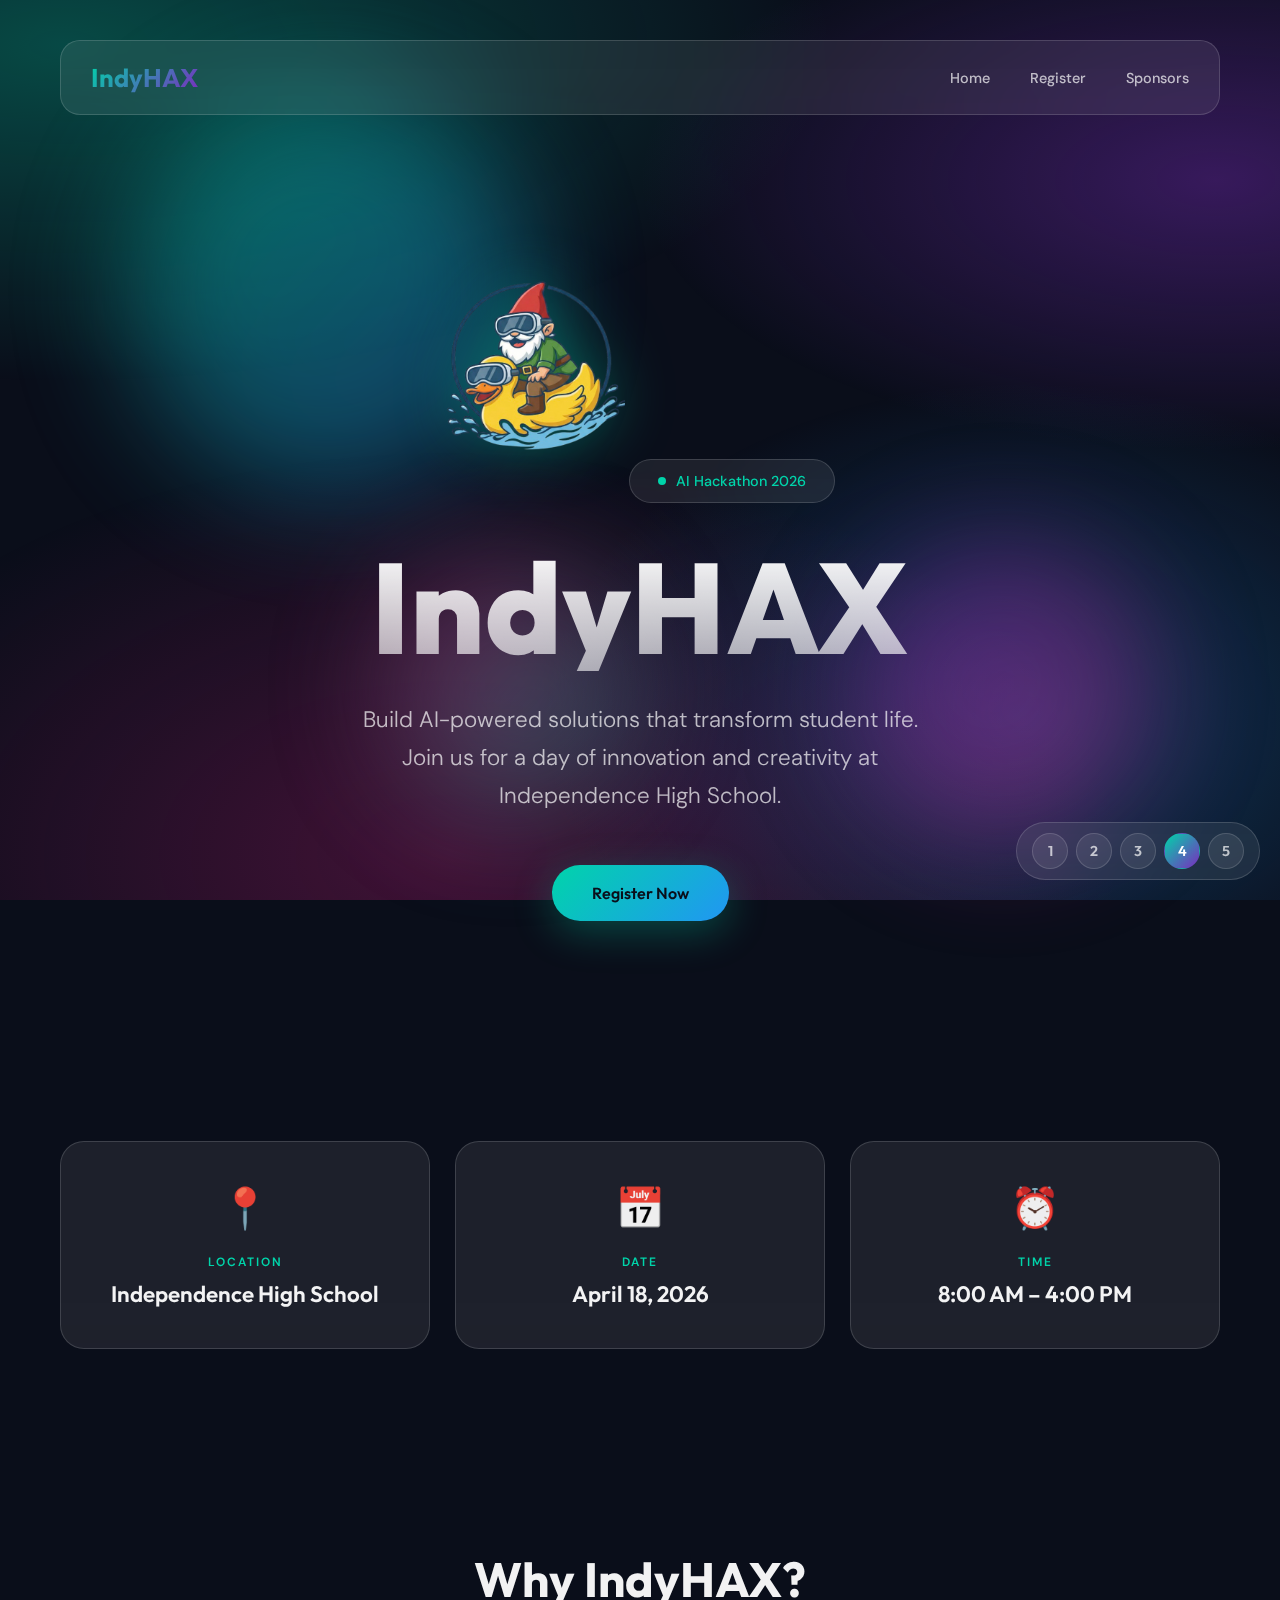
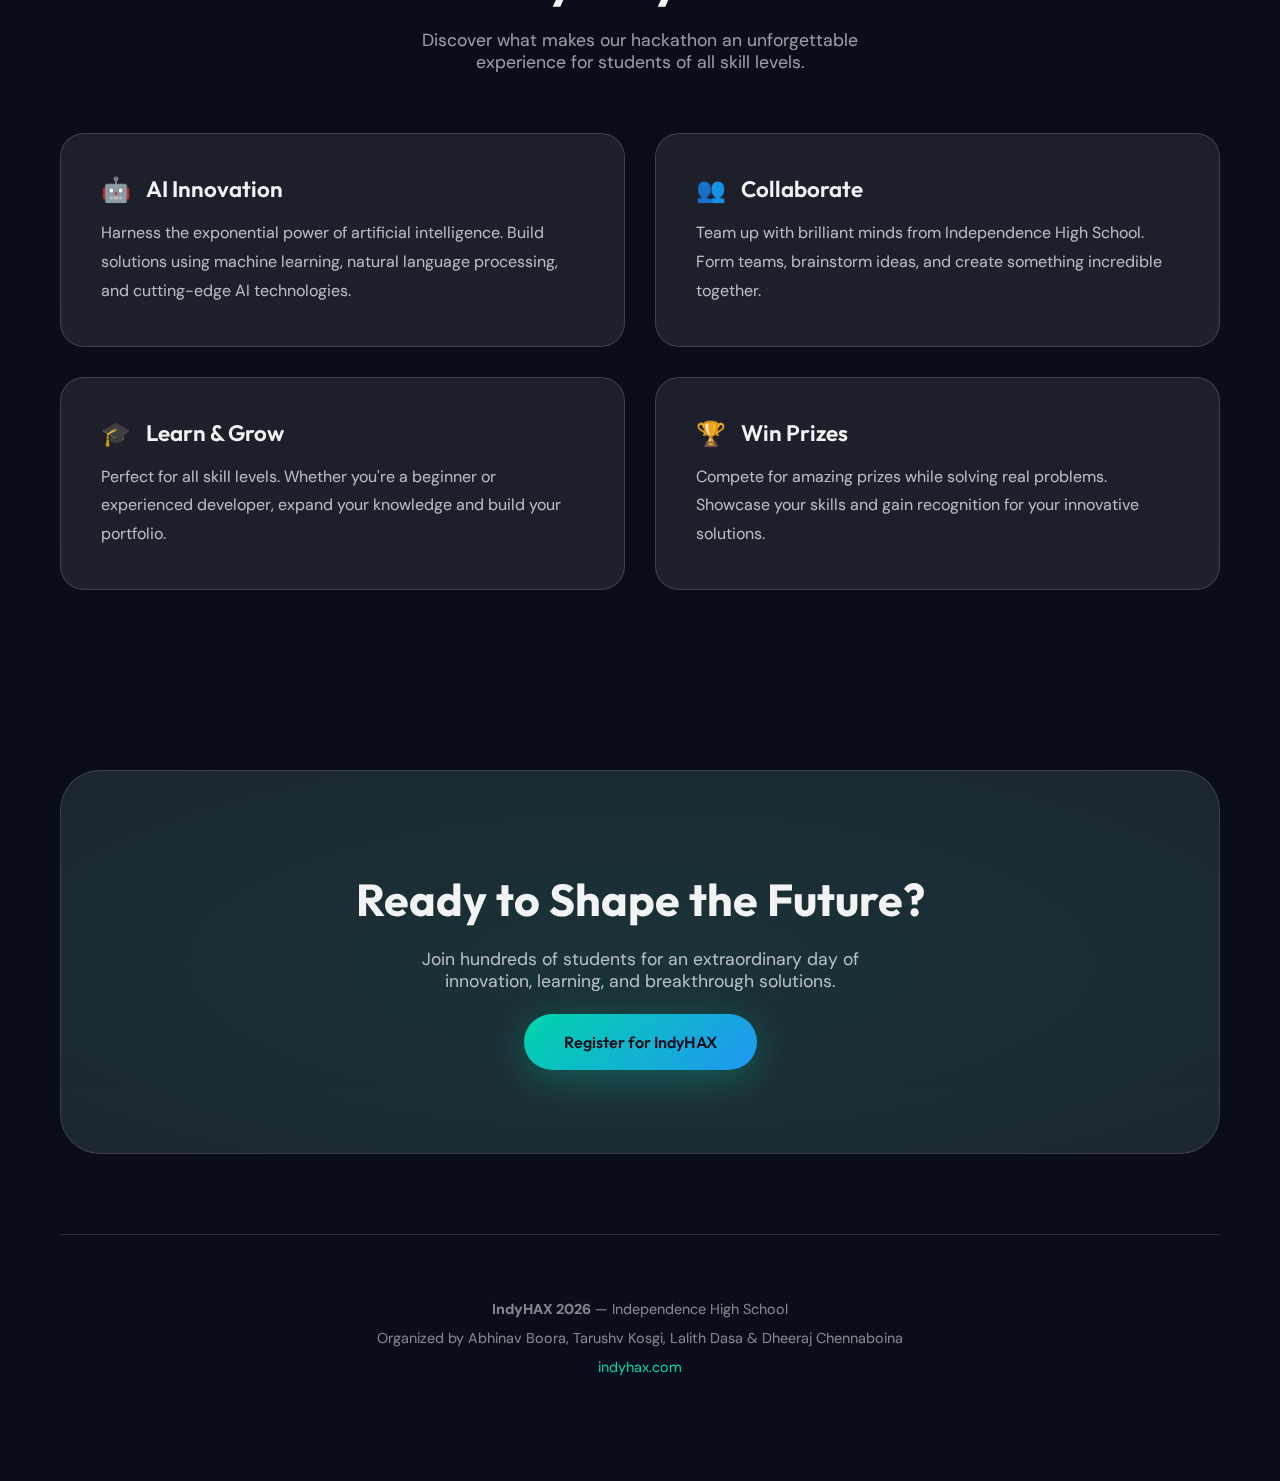
<file: 4/index.html>
<!DOCTYPE html>
<html lang="en">

<head>
    <meta charset="UTF-8">
    <meta name="viewport" content="width=device-width, initial-scale=1.0">
    <meta name="description" content="IndyHAX - AI Hackathon at Independence High School. April 18, 2026.">
    <title>IndyHAX | Aurora</title>
    <link rel="icon" type="image/x-icon" href="../favicon.ico">
    <link rel="preconnect" href="https://fonts.googleapis.com">
    <link rel="preconnect" href="https://fonts.gstatic.com" crossorigin>
    <link
        href="https://fonts.googleapis.com/css2?family=Outfit:wght@300;400;500;600;700;800&family=DM+Sans:ital,wght@0,400;0,500;0,700;1,400&display=swap"
        rel="stylesheet">
    <style>
        * {
            margin: 0;
            padding: 0;
            box-sizing: border-box;
        }

        :root {
            --deep-navy: #0a0e1a;
            --aurora-teal: #00d4aa;
            --aurora-purple: #7b2cbf;
            --aurora-pink: #e91e8c;
            --aurora-blue: #2196f3;
            --soft-white: rgba(255, 255, 255, 0.95);
            --glass-bg: rgba(255, 255, 255, 0.08);
            --glass-border: rgba(255, 255, 255, 0.15);
        }

        html {
            scroll-behavior: smooth;
        }

        body {
            font-family: 'DM Sans', sans-serif;
            background: var(--deep-navy);
            color: var(--soft-white);
            overflow-x: hidden;
            min-height: 100vh;
        }

        /* Aurora Background */
        .aurora-bg {
            position: fixed;
            top: 0;
            left: 0;
            width: 100%;
            height: 100%;
            pointer-events: none;
            z-index: 0;
            overflow: hidden;
        }

        .aurora-gradient {
            position: absolute;
            width: 150%;
            height: 150%;
            top: -25%;
            left: -25%;
            background:
                radial-gradient(ellipse 80% 50% at 20% 20%, rgba(0, 212, 170, 0.3) 0%, transparent 50%),
                radial-gradient(ellipse 60% 40% at 80% 30%, rgba(123, 44, 191, 0.4) 0%, transparent 50%),
                radial-gradient(ellipse 70% 60% at 40% 80%, rgba(233, 30, 140, 0.25) 0%, transparent 50%),
                radial-gradient(ellipse 50% 50% at 70% 70%, rgba(33, 150, 243, 0.3) 0%, transparent 50%);
            animation: auroraMove 20s ease-in-out infinite;
        }

        @keyframes auroraMove {

            0%,
            100% {
                transform: translateX(0) translateY(0) rotate(0deg);
            }

            25% {
                transform: translateX(5%) translateY(-3%) rotate(2deg);
            }

            50% {
                transform: translateX(-3%) translateY(5%) rotate(-1deg);
            }

            75% {
                transform: translateX(-5%) translateY(-2%) rotate(1deg);
            }
        }

        /* Floating Orbs */
        .orbs {
            position: fixed;
            top: 0;
            left: 0;
            width: 100%;
            height: 100%;
            pointer-events: none;
            z-index: 1;
        }

        .orb {
            position: absolute;
            border-radius: 50%;
            filter: blur(60px);
            opacity: 0.4;
            animation: float 15s ease-in-out infinite;
        }

        .orb-1 {
            width: 400px;
            height: 400px;
            background: linear-gradient(135deg, var(--aurora-teal), var(--aurora-blue));
            top: 10%;
            left: 10%;
            animation-delay: 0s;
        }

        .orb-2 {
            width: 300px;
            height: 300px;
            background: linear-gradient(135deg, var(--aurora-purple), var(--aurora-pink));
            top: 60%;
            right: 10%;
            animation-delay: -5s;
        }

        .orb-3 {
            width: 250px;
            height: 250px;
            background: linear-gradient(135deg, var(--aurora-pink), var(--aurora-teal));
            bottom: 10%;
            left: 30%;
            animation-delay: -10s;
        }

        @keyframes float {

            0%,
            100% {
                transform: translateY(0) scale(1);
            }

            50% {
                transform: translateY(-50px) scale(1.05);
            }
        }

        /* Main Container */
        .container {
            position: relative;
            z-index: 10;
            max-width: 1200px;
            margin: 0 auto;
            padding: 40px 20px;
        }

        /* Navigation */
        nav {
            display: flex;
            justify-content: space-between;
            align-items: center;
            padding: 20px 30px;
            background: var(--glass-bg);
            backdrop-filter: blur(20px);
            border: 1px solid var(--glass-border);
            border-radius: 20px;
            margin-bottom: 80px;
        }

        .nav-logo {
            font-family: 'Outfit', sans-serif;
            font-size: 1.6rem;
            font-weight: 700;
            background: linear-gradient(135deg, var(--aurora-teal), var(--aurora-purple));
            -webkit-background-clip: text;
            -webkit-text-fill-color: transparent;
            background-clip: text;
        }

        .nav-links {
            display: flex;
            gap: 40px;
        }

        .nav-links a {
            font-size: 0.9rem;
            font-weight: 500;
            color: rgba(255, 255, 255, 0.7);
            text-decoration: none;
            transition: all 0.3s ease;
        }

        .nav-links a:hover {
            color: var(--aurora-teal);
        }

        /* Hero Section */
        .hero {
            text-align: center;
            padding: 80px 20px 120px;
        }

        .hero-badge {
            display: inline-flex;
            align-items: center;
            gap: 10px;
            padding: 12px 28px;
            background: var(--glass-bg);
            backdrop-filter: blur(10px);
            border: 1px solid var(--glass-border);
            border-radius: 50px;
            font-size: 0.9rem;
            font-weight: 500;
            margin-bottom: 40px;
            color: var(--aurora-teal);
        }

        .hero-badge::before {
            content: '';
            width: 8px;
            height: 8px;
            background: var(--aurora-teal);
            border-radius: 50%;
            animation: pulse 2s ease-in-out infinite;
        }

        @keyframes pulse {

            0%,
            100% {
                opacity: 1;
                transform: scale(1);
            }

            50% {
                opacity: 0.5;
                transform: scale(1.2);
            }
        }

        .hero h1 {
            font-family: 'Outfit', sans-serif;
            font-size: clamp(4rem, 12vw, 8rem);
            font-weight: 800;
            line-height: 1;
            margin-bottom: 30px;
            background: linear-gradient(180deg, #fff 0%, rgba(255, 255, 255, 0.6) 100%);
            -webkit-background-clip: text;
            -webkit-text-fill-color: transparent;
            background-clip: text;
        }

        .hero-tagline {
            font-size: 1.4rem;
            font-weight: 300;
            color: rgba(255, 255, 255, 0.7);
            max-width: 600px;
            margin: 0 auto 50px;
            line-height: 1.7;
        }

        .hero-buttons {
            display: flex;
            gap: 20px;
            justify-content: center;
            flex-wrap: wrap;
        }

        .btn-primary {
            padding: 18px 40px;
            font-family: 'Outfit', sans-serif;
            font-size: 1rem;
            font-weight: 600;
            text-decoration: none;
            color: var(--deep-navy);
            background: linear-gradient(135deg, var(--aurora-teal), var(--aurora-blue));
            border-radius: 50px;
            transition: all 0.3s ease;
            box-shadow: 0 10px 40px rgba(0, 212, 170, 0.3);
        }

        .btn-primary:hover {
            transform: translateY(-3px);
            box-shadow: 0 20px 60px rgba(0, 212, 170, 0.4);
        }

        .btn-secondary {
            padding: 18px 40px;
            font-family: 'Outfit', sans-serif;
            font-size: 1rem;
            font-weight: 600;
            text-decoration: none;
            color: var(--soft-white);
            background: var(--glass-bg);
            backdrop-filter: blur(10px);
            border: 1px solid var(--glass-border);
            border-radius: 50px;
            transition: all 0.3s ease;
        }

        .btn-secondary:hover {
            background: rgba(255, 255, 255, 0.15);
            border-color: rgba(255, 255, 255, 0.3);
        }

        /* Event Info Cards */
        .event-cards {
            display: grid;
            grid-template-columns: repeat(3, 1fr);
            gap: 25px;
            margin: 100px 0;
        }

        .event-card {
            background: var(--glass-bg);
            backdrop-filter: blur(20px);
            border: 1px solid var(--glass-border);
            border-radius: 24px;
            padding: 40px 30px;
            text-align: center;
            transition: all 0.4s ease;
            position: relative;
            overflow: hidden;
        }

        .event-card::before {
            content: '';
            position: absolute;
            top: 0;
            left: 0;
            right: 0;
            height: 3px;
            background: linear-gradient(90deg, var(--aurora-teal), var(--aurora-purple), var(--aurora-pink));
            opacity: 0;
            transition: opacity 0.3s ease;
        }

        .event-card:hover::before {
            opacity: 1;
        }

        .event-card:hover {
            transform: translateY(-10px);
            background: rgba(255, 255, 255, 0.1);
            box-shadow: 0 30px 60px rgba(0, 0, 0, 0.3);
        }

        .event-card .icon {
            font-size: 2.5rem;
            margin-bottom: 20px;
            display: block;
        }

        .event-card .label {
            font-size: 0.75rem;
            font-weight: 600;
            letter-spacing: 2px;
            text-transform: uppercase;
            color: var(--aurora-teal);
            margin-bottom: 10px;
        }

        .event-card .value {
            font-family: 'Outfit', sans-serif;
            font-size: 1.4rem;
            font-weight: 600;
        }

        /* Features Section */
        .features {
            padding: 100px 0;
        }

        .section-title {
            font-family: 'Outfit', sans-serif;
            font-size: 3rem;
            font-weight: 700;
            text-align: center;
            margin-bottom: 20px;
        }

        .section-subtitle {
            text-align: center;
            color: rgba(255, 255, 255, 0.6);
            font-size: 1.1rem;
            max-width: 500px;
            margin: 0 auto 60px;
        }

        .features-grid {
            display: grid;
            grid-template-columns: repeat(2, 1fr);
            gap: 30px;
        }

        .feature-card {
            background: var(--glass-bg);
            backdrop-filter: blur(20px);
            border: 1px solid var(--glass-border);
            border-radius: 24px;
            padding: 40px;
            transition: all 0.4s ease;
        }

        .feature-card:hover {
            background: rgba(255, 255, 255, 0.1);
            transform: scale(1.02);
        }

        .feature-card h3 {
            font-family: 'Outfit', sans-serif;
            font-size: 1.4rem;
            font-weight: 600;
            margin-bottom: 15px;
            display: flex;
            align-items: center;
            gap: 15px;
        }

        .feature-card h3 span {
            font-size: 1.5rem;
        }

        .feature-card p {
            color: rgba(255, 255, 255, 0.7);
            line-height: 1.8;
        }

        /* CTA Section */
        .cta-section {
            text-align: center;
            padding: 100px 40px;
            background: var(--glass-bg);
            backdrop-filter: blur(30px);
            border: 1px solid var(--glass-border);
            border-radius: 40px;
            margin: 80px 0;
            position: relative;
            overflow: hidden;
        }

        .cta-section::before {
            content: '';
            position: absolute;
            top: -50%;
            left: -50%;
            width: 200%;
            height: 200%;
            background: radial-gradient(ellipse at center, rgba(0, 212, 170, 0.1) 0%, transparent 70%);
            animation: rotate 30s linear infinite;
        }

        @keyframes rotate {
            from {
                transform: rotate(0deg);
            }

            to {
                transform: rotate(360deg);
            }
        }

        .cta-section h2 {
            font-family: 'Outfit', sans-serif;
            font-size: 2.8rem;
            font-weight: 700;
            margin-bottom: 20px;
            position: relative;
            z-index: 1;
        }

        .cta-section p {
            color: rgba(255, 255, 255, 0.7);
            font-size: 1.1rem;
            max-width: 500px;
            margin: 0 auto 40px;
            position: relative;
            z-index: 1;
        }

        .cta-section .btn-primary {
            position: relative;
            z-index: 1;
        }

        /* Footer */
        footer {
            text-align: center;
            padding: 60px 20px;
            border-top: 1px solid var(--glass-border);
        }

        footer p {
            color: rgba(255, 255, 255, 0.5);
            font-size: 0.9rem;
            line-height: 2;
        }

        footer a {
            color: var(--aurora-teal);
            text-decoration: none;
            transition: color 0.3s ease;
        }

        footer a:hover {
            color: var(--aurora-purple);
        }

        /* Version Switcher */
        .version-switcher {
            position: fixed;
            bottom: 20px;
            right: 20px;
            display: flex;
            gap: 8px;
            z-index: 9999;
            background: var(--glass-bg);
            backdrop-filter: blur(20px);
            padding: 10px 15px;
            border-radius: 50px;
            border: 1px solid var(--glass-border);
        }

        .version-switcher a {
            width: 36px;
            height: 36px;
            display: flex;
            align-items: center;
            justify-content: center;
            border-radius: 50%;
            text-decoration: none;
            font-family: 'Outfit', sans-serif;
            font-size: 0.9rem;
            font-weight: 600;
            color: rgba(255, 255, 255, 0.7);
            background: var(--glass-bg);
            border: 1px solid var(--glass-border);
            transition: all 0.3s ease;
        }

        .version-switcher a:hover {
            background: var(--aurora-teal);
            color: var(--deep-navy);
            transform: scale(1.1);
        }

        .version-switcher a.active {
            background: linear-gradient(135deg, var(--aurora-teal), var(--aurora-purple));
            color: #fff;
            border-color: transparent;
        }

        /* Responsive */
        @media (max-width: 768px) {
            nav {
                flex-direction: column;
                gap: 20px;
                padding: 20px;
            }

            .nav-links {
                gap: 25px;
            }

            .event-cards {
                grid-template-columns: 1fr;
            }

            .features-grid {
                grid-template-columns: 1fr;
            }

            .cta-section {
                padding: 60px 30px;
            }

            .hero-buttons {
                flex-direction: column;
                align-items: center;
            }
        }
    </style>
</head>

<body>
    <!-- Aurora Background -->
    <div class="aurora-bg">
        <div class="aurora-gradient"></div>
    </div>

    <!-- Floating Orbs -->
    <div class="orbs">
        <div class="orb orb-1"></div>
        <div class="orb orb-2"></div>
        <div class="orb orb-3"></div>
    </div>

    <div class="container">
        <!-- Navigation -->
        <nav>
            <div class="nav-logo">IndyHAX</div>
            <div class="nav-links">
                <a href="../index.html">Home</a>
                <a href="../registration.html">Register</a>
                <a href="../sponsors.html">Sponsors</a>
            </div>
        </nav>

        <!-- Hero Section -->
        <section class="hero" id="home">
            <img src="../logo.PNG" alt="IndyHAX Logo" class="hero-logo"
                style="max-width: 180px; margin-bottom: 30px; filter: drop-shadow(0 0 30px rgba(0, 212, 170, 0.4));">
            <div class="hero-badge">AI Hackathon 2026</div>
            <h1>IndyHAX</h1>
            <p class="hero-tagline">Build AI-powered solutions that transform student life. Join us for a day of
                innovation and creativity at Independence High School.</p>
            <div class="hero-buttons">
                <a href="../registration.html" class="btn-primary">Register Now</a>
            </div>
        </section>

        <!-- Event Info Cards -->
        <section class="event-cards">
            <div class="event-card">
                <span class="icon">📍</span>
                <div class="label">Location</div>
                <div class="value">Independence High School</div>
            </div>
            <div class="event-card">
                <span class="icon">📅</span>
                <div class="label">Date</div>
                <div class="value">April 18, 2026</div>
            </div>
            <div class="event-card">
                <span class="icon">⏰</span>
                <div class="label">Time</div>
                <div class="value">8:00 AM – 4:00 PM</div>
            </div>
        </section>

        <!-- Features Section -->
        <section class="features" id="features">
            <h2 class="section-title">Why IndyHAX?</h2>
            <p class="section-subtitle">Discover what makes our hackathon an unforgettable experience for students of
                all skill levels.</p>

            <div class="features-grid">
                <div class="feature-card">
                    <h3><span>🤖</span> AI Innovation</h3>
                    <p>Harness the exponential power of artificial intelligence. Build solutions using machine learning,
                        natural language processing, and cutting-edge AI technologies.</p>
                </div>
                <div class="feature-card">
                    <h3><span>👥</span> Collaborate</h3>
                    <p>Team up with brilliant minds from Independence High School. Form teams, brainstorm ideas, and
                        create something incredible together.</p>
                </div>
                <div class="feature-card">
                    <h3><span>🎓</span> Learn & Grow</h3>
                    <p>Perfect for all skill levels. Whether you're a beginner or experienced developer, expand your
                        knowledge and build your portfolio.</p>
                </div>
                <div class="feature-card">
                    <h3><span>🏆</span> Win Prizes</h3>
                    <p>Compete for amazing prizes while solving real problems. Showcase your skills and gain recognition
                        for your innovative solutions.</p>
                </div>
            </div>
        </section>

        <!-- CTA Section -->
        <section class="cta-section">
            <h2>Ready to Shape the Future?</h2>
            <p>Join hundreds of students for an extraordinary day of innovation, learning, and breakthrough solutions.
            </p>
            <a href="../registration.html" class="btn-primary">Register for IndyHAX</a>
        </section>

        <!-- Footer -->
        <footer>
            <p><strong>IndyHAX 2026</strong> — Independence High School</p>
            <p>Organized by Abhinav Boora, Tarushv Kosgi, Lalith Dasa & Dheeraj Chennaboina</p>
            <p><a href="https://indyhax.com">indyhax.com</a></p>
        </footer>
    </div>

    <!-- Version Switcher -->
    <div class="version-switcher">
        <a href="/1/">1</a>
        <a href="/2/">2</a>
        <a href="/3/">3</a>
        <a href="/4/" class="active">4</a>
        <a href="/5/">5</a>
    </div>
</body>

</html>
</file>
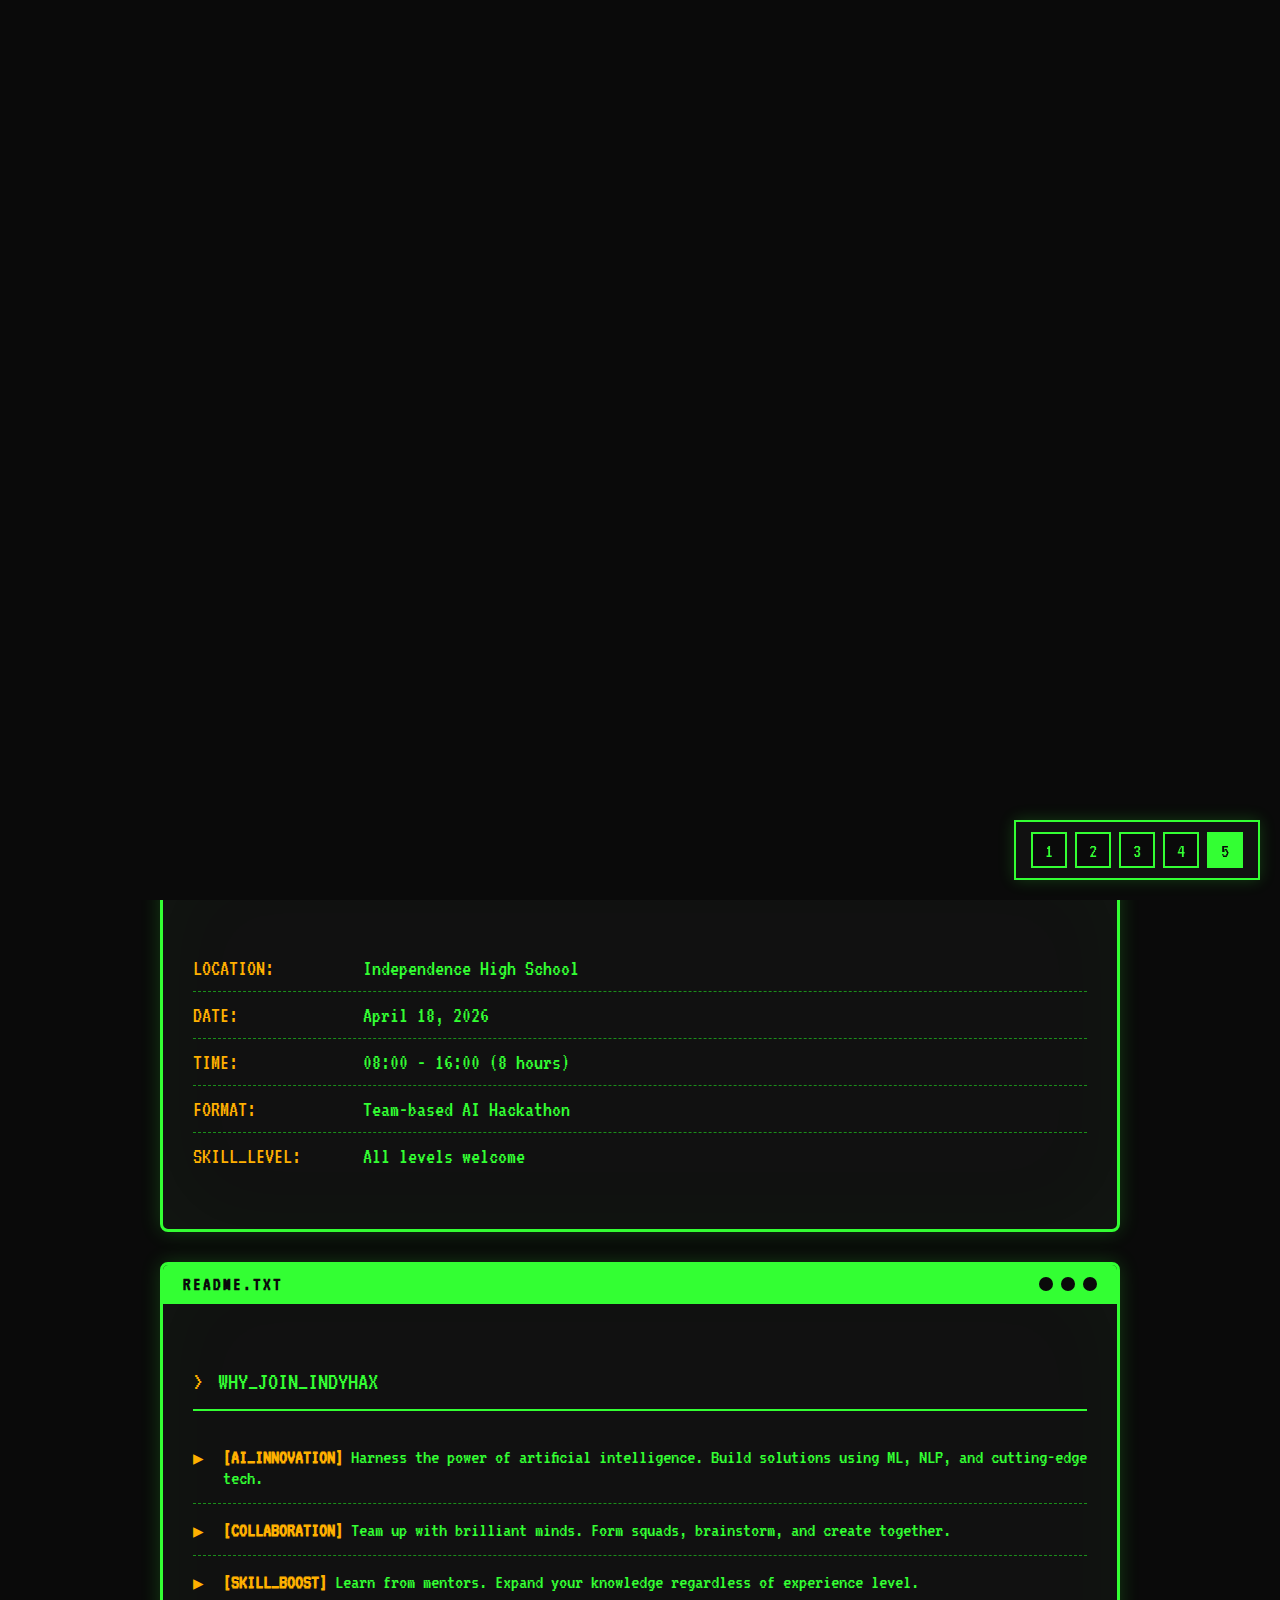
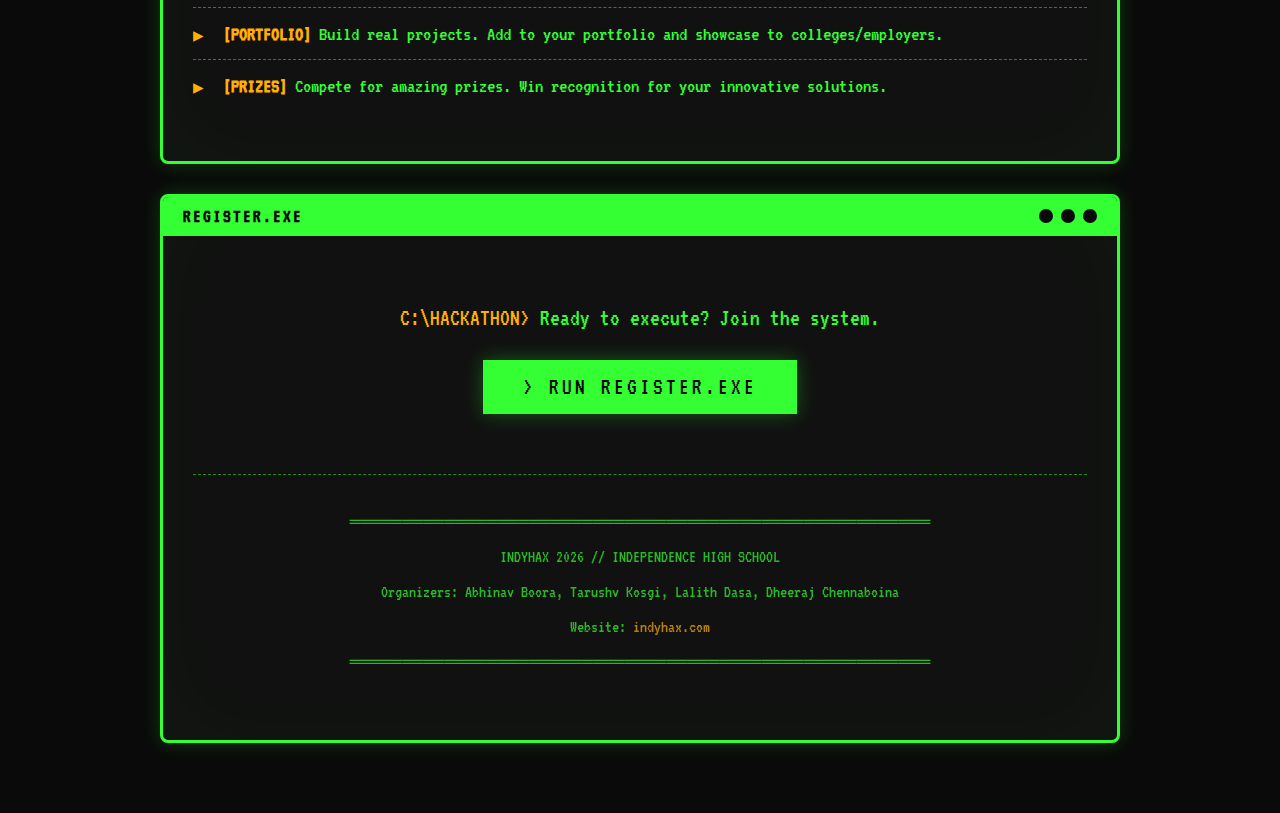
<file: 5/index.html>
<!DOCTYPE html>
<html lang="en">

<head>
    <meta charset="UTF-8">
    <meta name="viewport" content="width=device-width, initial-scale=1.0">
    <meta name="description" content="IndyHAX - AI Hackathon at Independence High School. April 18, 2026.">
    <title>IndyHAX | Terminal</title>
    <link rel="icon" type="image/x-icon" href="../favicon.ico">
    <link rel="preconnect" href="https://fonts.googleapis.com">
    <link rel="preconnect" href="https://fonts.gstatic.com" crossorigin>
    <link href="https://fonts.googleapis.com/css2?family=VT323&family=Fira+Mono:wght@400;500;700&display=swap"
        rel="stylesheet">
    <style>
        * {
            margin: 0;
            padding: 0;
            box-sizing: border-box;
        }

        :root {
            --phosphor-green: #33ff33;
            --phosphor-green-dim: #1a8f1a;
            --phosphor-amber: #ffb000;
            --terminal-black: #0a0a0a;
            --terminal-dark: #111111;
            --scanline-opacity: 0.08;
        }

        html {
            scroll-behavior: smooth;
        }

        body {
            font-family: 'Fira Mono', monospace;
            background: var(--terminal-black);
            color: var(--phosphor-green);
            overflow-x: hidden;
            min-height: 100vh;
            position: relative;
        }

        /* CRT Screen Effect */
        .crt-overlay {
            position: fixed;
            top: 0;
            left: 0;
            width: 100%;
            height: 100%;
            pointer-events: none;
            z-index: 1000;
        }

        /* Scanlines */
        .scanlines {
            position: absolute;
            top: 0;
            left: 0;
            width: 100%;
            height: 100%;
            background: repeating-linear-gradient(0deg,
                    rgba(0, 0, 0, var(--scanline-opacity)) 0px,
                    rgba(0, 0, 0, var(--scanline-opacity)) 1px,
                    transparent 1px,
                    transparent 2px);
        }

        /* Screen Flicker */
        .flicker {
            position: absolute;
            top: 0;
            left: 0;
            width: 100%;
            height: 100%;
            background: rgba(51, 255, 51, 0.02);
            animation: flicker 0.15s infinite;
        }

        @keyframes flicker {

            0%,
            100% {
                opacity: 0.97;
            }

            50% {
                opacity: 1;
            }
        }

        /* Screen Curve Vignette */
        .vignette {
            position: absolute;
            top: 0;
            left: 0;
            width: 100%;
            height: 100%;
            background: radial-gradient(ellipse at center, transparent 0%, transparent 60%, rgba(0, 0, 0, 0.4) 100%);
        }

        /* Main Container */
        .terminal-container {
            position: relative;
            z-index: 10;
            max-width: 1000px;
            margin: 0 auto;
            padding: 40px 20px;
        }

        /* Terminal Window */
        .terminal-window {
            background: var(--terminal-dark);
            border: 3px solid var(--phosphor-green);
            border-radius: 8px;
            box-shadow:
                0 0 20px rgba(51, 255, 51, 0.2),
                inset 0 0 100px rgba(51, 255, 51, 0.03);
            margin-bottom: 30px;
            overflow: hidden;
        }

        .terminal-header {
            background: var(--phosphor-green);
            color: var(--terminal-black);
            padding: 10px 20px;
            display: flex;
            justify-content: space-between;
            align-items: center;
            font-weight: 700;
        }

        .terminal-title {
            font-family: 'VT323', monospace;
            font-size: 1.2rem;
            letter-spacing: 2px;
        }

        .terminal-buttons {
            display: flex;
            gap: 8px;
        }

        .terminal-btn {
            width: 14px;
            height: 14px;
            border-radius: 50%;
            background: var(--terminal-black);
        }

        .terminal-body {
            padding: 30px;
            min-height: 200px;
        }

        /* Navigation */
        .nav-terminal {
            display: flex;
            gap: 20px;
            flex-wrap: wrap;
            margin-bottom: 30px;
            padding-bottom: 20px;
            border-bottom: 1px dashed var(--phosphor-green-dim);
        }

        .nav-terminal a {
            font-family: 'VT323', monospace;
            font-size: 1.3rem;
            color: var(--phosphor-green);
            text-decoration: none;
            padding: 8px 20px;
            border: 2px solid var(--phosphor-green);
            transition: all 0.2s ease;
        }

        .nav-terminal a:hover {
            background: var(--phosphor-green);
            color: var(--terminal-black);
            box-shadow: 0 0 15px rgba(51, 255, 51, 0.5);
        }

        /* Hero Section */
        .hero {
            text-align: center;
            padding: 60px 20px;
        }

        .ascii-art {
            font-family: 'Fira Mono', monospace;
            font-size: 0.6rem;
            line-height: 1.2;
            color: var(--phosphor-green);
            white-space: pre;
            margin-bottom: 30px;
            opacity: 0.8;
        }

        .hero h1 {
            font-family: 'VT323', monospace;
            font-size: clamp(4rem, 15vw, 8rem);
            letter-spacing: 8px;
            margin-bottom: 20px;
            text-shadow:
                0 0 10px var(--phosphor-green),
                0 0 20px var(--phosphor-green),
                0 0 40px var(--phosphor-green);
            animation: textGlow 2s ease-in-out infinite alternate;
        }

        @keyframes textGlow {
            from {
                text-shadow: 0 0 10px var(--phosphor-green), 0 0 20px var(--phosphor-green);
            }

            to {
                text-shadow: 0 0 20px var(--phosphor-green), 0 0 40px var(--phosphor-green), 0 0 60px var(--phosphor-green);
            }
        }

        .hero-command {
            font-size: 1.2rem;
            margin-bottom: 40px;
            opacity: 0.8;
        }

        .hero-command .prompt {
            color: var(--phosphor-amber);
        }

        .typewriter {
            display: inline;
            border-right: 3px solid var(--phosphor-green);
            animation: blink 1s step-end infinite;
        }

        @keyframes blink {

            0%,
            100% {
                border-color: var(--phosphor-green);
            }

            50% {
                border-color: transparent;
            }
        }

        /* Event Details */
        .event-details {
            padding: 20px 0;
        }

        .detail-line {
            font-family: 'VT323', monospace;
            font-size: 1.4rem;
            padding: 12px 0;
            display: flex;
            gap: 20px;
            border-bottom: 1px dashed var(--phosphor-green-dim);
        }

        .detail-line:last-child {
            border-bottom: none;
        }

        .detail-key {
            color: var(--phosphor-amber);
            min-width: 150px;
        }

        .detail-value {
            color: var(--phosphor-green);
        }

        /* Features Section */
        .features-section {
            padding: 20px 0;
        }

        .section-header {
            font-family: 'VT323', monospace;
            font-size: 1.6rem;
            padding: 15px 0;
            border-bottom: 2px solid var(--phosphor-green);
            margin-bottom: 20px;
            display: flex;
            gap: 15px;
        }

        .section-header::before {
            content: '>';
            color: var(--phosphor-amber);
        }

        .feature-list {
            list-style: none;
        }

        .feature-item {
            font-family: 'VT323', monospace;
            font-size: 1.3rem;
            padding: 15px 0;
            padding-left: 30px;
            position: relative;
            border-bottom: 1px dashed var(--phosphor-green-dim);
            transition: all 0.2s ease;
        }

        .feature-item:last-child {
            border-bottom: none;
        }

        .feature-item::before {
            content: '▸';
            position: absolute;
            left: 0;
            color: var(--phosphor-amber);
        }

        .feature-item:hover {
            background: rgba(51, 255, 51, 0.05);
            padding-left: 40px;
        }

        .feature-item strong {
            color: var(--phosphor-amber);
        }

        /* CTA Section */
        .cta-section {
            text-align: center;
            padding: 40px 20px;
        }

        .cta-command {
            font-family: 'VT323', monospace;
            font-size: 1.5rem;
            margin-bottom: 30px;
        }

        .cta-command .prompt {
            color: var(--phosphor-amber);
        }

        .cta-button {
            display: inline-block;
            padding: 15px 40px;
            font-family: 'VT323', monospace;
            font-size: 1.5rem;
            letter-spacing: 3px;
            text-decoration: none;
            color: var(--terminal-black);
            background: var(--phosphor-green);
            border: none;
            transition: all 0.2s ease;
            box-shadow: 0 0 20px rgba(51, 255, 51, 0.3);
        }

        .cta-button:hover {
            box-shadow: 0 0 40px rgba(51, 255, 51, 0.6);
            transform: scale(1.05);
        }

        /* Footer */
        .footer-terminal {
            text-align: center;
            padding: 30px;
            border-top: 1px dashed var(--phosphor-green-dim);
            margin-top: 20px;
        }

        .footer-terminal p {
            font-family: 'VT323', monospace;
            font-size: 1.1rem;
            line-height: 2;
            opacity: 0.7;
        }

        .footer-terminal a {
            color: var(--phosphor-amber);
            text-decoration: none;
        }

        .footer-terminal a:hover {
            text-decoration: underline;
        }

        /* Version Switcher */
        .version-switcher {
            position: fixed;
            bottom: 20px;
            right: 20px;
            display: flex;
            gap: 8px;
            z-index: 9999;
            background: var(--terminal-dark);
            padding: 10px 15px;
            border-radius: 0;
            border: 2px solid var(--phosphor-green);
            box-shadow: 0 0 15px rgba(51, 255, 51, 0.2);
        }

        .version-switcher a {
            width: 36px;
            height: 36px;
            display: flex;
            align-items: center;
            justify-content: center;
            text-decoration: none;
            font-family: 'VT323', monospace;
            font-size: 1.3rem;
            color: var(--phosphor-green);
            background: var(--terminal-black);
            border: 2px solid var(--phosphor-green);
            transition: all 0.2s ease;
        }

        .version-switcher a:hover {
            background: var(--phosphor-green);
            color: var(--terminal-black);
            box-shadow: 0 0 10px var(--phosphor-green);
        }

        .version-switcher a.active {
            background: var(--phosphor-green);
            color: var(--terminal-black);
        }

        /* Boot Sequence Animation */
        .boot-sequence {
            position: fixed;
            top: 0;
            left: 0;
            width: 100%;
            height: 100%;
            background: var(--terminal-black);
            z-index: 2000;
            display: flex;
            flex-direction: column;
            justify-content: center;
            align-items: center;
            padding: 40px;
            animation: fadeOut 0.5s ease forwards;
            animation-delay: 3s;
        }

        @keyframes fadeOut {
            to {
                opacity: 0;
                pointer-events: none;
            }
        }

        .boot-text {
            font-family: 'VT323', monospace;
            font-size: 1.2rem;
            color: var(--phosphor-green);
            text-align: left;
            max-width: 600px;
            width: 100%;
        }

        .boot-line {
            opacity: 0;
            animation: bootLine 0.1s ease forwards;
        }

        .boot-line:nth-child(1) {
            animation-delay: 0.2s;
        }

        .boot-line:nth-child(2) {
            animation-delay: 0.4s;
        }

        .boot-line:nth-child(3) {
            animation-delay: 0.6s;
        }

        .boot-line:nth-child(4) {
            animation-delay: 0.9s;
        }

        .boot-line:nth-child(5) {
            animation-delay: 1.2s;
        }

        .boot-line:nth-child(6) {
            animation-delay: 1.5s;
        }

        .boot-line:nth-child(7) {
            animation-delay: 1.8s;
        }

        .boot-line:nth-child(8) {
            animation-delay: 2.2s;
        }

        @keyframes bootLine {
            to {
                opacity: 1;
            }
        }

        /* Responsive */
        @media (max-width: 768px) {
            .nav-terminal {
                justify-content: center;
            }

            .detail-line {
                flex-direction: column;
                gap: 5px;
            }

            .detail-key {
                min-width: auto;
            }

            .ascii-art {
                font-size: 0.35rem;
            }
        }
    </style>
</head>

<body>
    <!-- Boot Sequence -->
    <div class="boot-sequence">
        <div class="boot-text">
            <div class="boot-line">INDYHAX SYSTEM v2.026</div>
            <div class="boot-line">Copyright (c) Independence High School</div>
            <div class="boot-line">&nbsp;</div>
            <div class="boot-line">Initializing AI modules... [OK]</div>
            <div class="boot-line">Loading hackathon protocols... [OK]</div>
            <div class="boot-line">Connecting to student network... [OK]</div>
            <div class="boot-line">&nbsp;</div>
            <div class="boot-line">System ready. Welcome to IndyHAX.</div>
        </div>
    </div>

    <!-- CRT Overlay -->
    <div class="crt-overlay">
        <div class="scanlines"></div>
        <div class="flicker"></div>
        <div class="vignette"></div>
    </div>

    <div class="terminal-container">
        <!-- Main Terminal Window -->
        <div class="terminal-window">
            <div class="terminal-header">
                <span class="terminal-title">INDYHAX.EXE - HACKATHON 2026</span>
                <div class="terminal-buttons">
                    <div class="terminal-btn"></div>
                    <div class="terminal-btn"></div>
                    <div class="terminal-btn"></div>
                </div>
            </div>
            <div class="terminal-body">
                <!-- Navigation -->
                <nav class="nav-terminal">
                    <a href="../index.html">[HOME]</a>
                    <a href="../registration.html">[REGISTER]</a>
                    <a href="../sponsors.html">[SPONSORS]</a>
                </nav>

                <!-- Hero Section -->
                <section class="hero">
                    <pre class="ascii-art">
 ██╗███╗   ██╗██████╗ ██╗   ██╗██╗  ██╗ █████╗ ██╗  ██╗
 ██║████╗  ██║██╔══██╗╚██╗ ██╔╝██║  ██║██╔══██╗╚██╗██╔╝
 ██║██╔██╗ ██║██║  ██║ ╚████╔╝ ███████║███████║ ╚███╔╝ 
 ██║██║╚██╗██║██║  ██║  ╚██╔╝  ██╔══██║██╔══██║ ██╔██╗ 
 ██║██║ ╚████║██████╔╝   ██║   ██║  ██║██║  ██║██╔╝ ██╗
 ╚═╝╚═╝  ╚═══╝╚═════╝    ╚═╝   ╚═╝  ╚═╝╚═╝  ╚═╝╚═╝  ╚═╝
                    </pre>
                    <img src="../logo.PNG" alt="IndyHAX Logo"
                        style="max-width: 120px; margin-bottom: 20px; filter: brightness(0) saturate(100%) invert(77%) sepia(86%) saturate(1116%) hue-rotate(66deg) brightness(111%) contrast(119%);">
                    <h1>INDYHAX</h1>
                    <p class="hero-command">
                        <span class="prompt">C:\HACKATHON&gt;</span> <span class="typewriter">Build AI-powered solutions
                            for student life_</span>
                    </p>
                </section>
            </div>
        </div>

        <!-- Event Details Terminal -->
        <div class="terminal-window">
            <div class="terminal-header">
                <span class="terminal-title">EVENT_DETAILS.TXT</span>
                <div class="terminal-buttons">
                    <div class="terminal-btn"></div>
                    <div class="terminal-btn"></div>
                    <div class="terminal-btn"></div>
                </div>
            </div>
            <div class="terminal-body">
                <section class="event-details">
                    <div class="detail-line">
                        <span class="detail-key">LOCATION:</span>
                        <span class="detail-value">Independence High School</span>
                    </div>
                    <div class="detail-line">
                        <span class="detail-key">DATE:</span>
                        <span class="detail-value">April 18, 2026</span>
                    </div>
                    <div class="detail-line">
                        <span class="detail-key">TIME:</span>
                        <span class="detail-value">08:00 - 16:00 (8 hours)</span>
                    </div>
                    <div class="detail-line">
                        <span class="detail-key">FORMAT:</span>
                        <span class="detail-value">Team-based AI Hackathon</span>
                    </div>
                    <div class="detail-line">
                        <span class="detail-key">SKILL_LEVEL:</span>
                        <span class="detail-value">All levels welcome</span>
                    </div>
                </section>
            </div>
        </div>

        <!-- Features Terminal -->
        <div class="terminal-window">
            <div class="terminal-header">
                <span class="terminal-title">README.TXT</span>
                <div class="terminal-buttons">
                    <div class="terminal-btn"></div>
                    <div class="terminal-btn"></div>
                    <div class="terminal-btn"></div>
                </div>
            </div>
            <div class="terminal-body">
                <section class="features-section">
                    <div class="section-header">WHY_JOIN_INDYHAX</div>
                    <ul class="feature-list">
                        <li class="feature-item"><strong>[AI_INNOVATION]</strong> Harness the power of artificial
                            intelligence. Build solutions using ML, NLP, and cutting-edge tech.</li>
                        <li class="feature-item"><strong>[COLLABORATION]</strong> Team up with brilliant minds. Form
                            squads, brainstorm, and create together.</li>
                        <li class="feature-item"><strong>[SKILL_BOOST]</strong> Learn from mentors. Expand your
                            knowledge regardless of experience level.</li>
                        <li class="feature-item"><strong>[PORTFOLIO]</strong> Build real projects. Add to your portfolio
                            and showcase to colleges/employers.</li>
                        <li class="feature-item"><strong>[PRIZES]</strong> Compete for amazing prizes. Win recognition
                            for your innovative solutions.</li>
                    </ul>
                </section>
            </div>
        </div>

        <!-- CTA Terminal -->
        <div class="terminal-window">
            <div class="terminal-header">
                <span class="terminal-title">REGISTER.EXE</span>
                <div class="terminal-buttons">
                    <div class="terminal-btn"></div>
                    <div class="terminal-btn"></div>
                    <div class="terminal-btn"></div>
                </div>
            </div>
            <div class="terminal-body">
                <section class="cta-section">
                    <p class="cta-command">
                        <span class="prompt">C:\HACKATHON&gt;</span> Ready to execute? Join the system.
                    </p>
                    <a href="../registration.html" class="cta-button">&gt; RUN REGISTER.EXE</a>
                </section>

                <!-- Footer -->
                <div class="footer-terminal">
                    <p>═══════════════════════════════════════════════════════</p>
                    <p>INDYHAX 2026 // INDEPENDENCE HIGH SCHOOL</p>
                    <p>Organizers: Abhinav Boora, Tarushv Kosgi, Lalith Dasa, Dheeraj Chennaboina</p>
                    <p>Website: <a href="https://indyhax.com">indyhax.com</a></p>
                    <p>═══════════════════════════════════════════════════════</p>
                </div>
            </div>
        </div>
    </div>

    <script>
        // Typewriter effect
        const typewriter = document.querySelector('.typewriter');
        const text = typewriter.textContent;
        typewriter.textContent = '';

        let i = 0;
        function type() {
            if (i < text.length) {
                typewriter.textContent += text.charAt(i);
                i++;
                setTimeout(type, 50);
            }
        }

        // Start typing after boot sequence
        setTimeout(type, 3500);
    </script>

    <!-- Version Switcher -->
    <div class="version-switcher">
        <a href="/1/">1</a>
        <a href="/2/">2</a>
        <a href="/3/">3</a>
        <a href="/4/">4</a>
        <a href="/5/" class="active">5</a>
    </div>
</body>

</html>
</file>
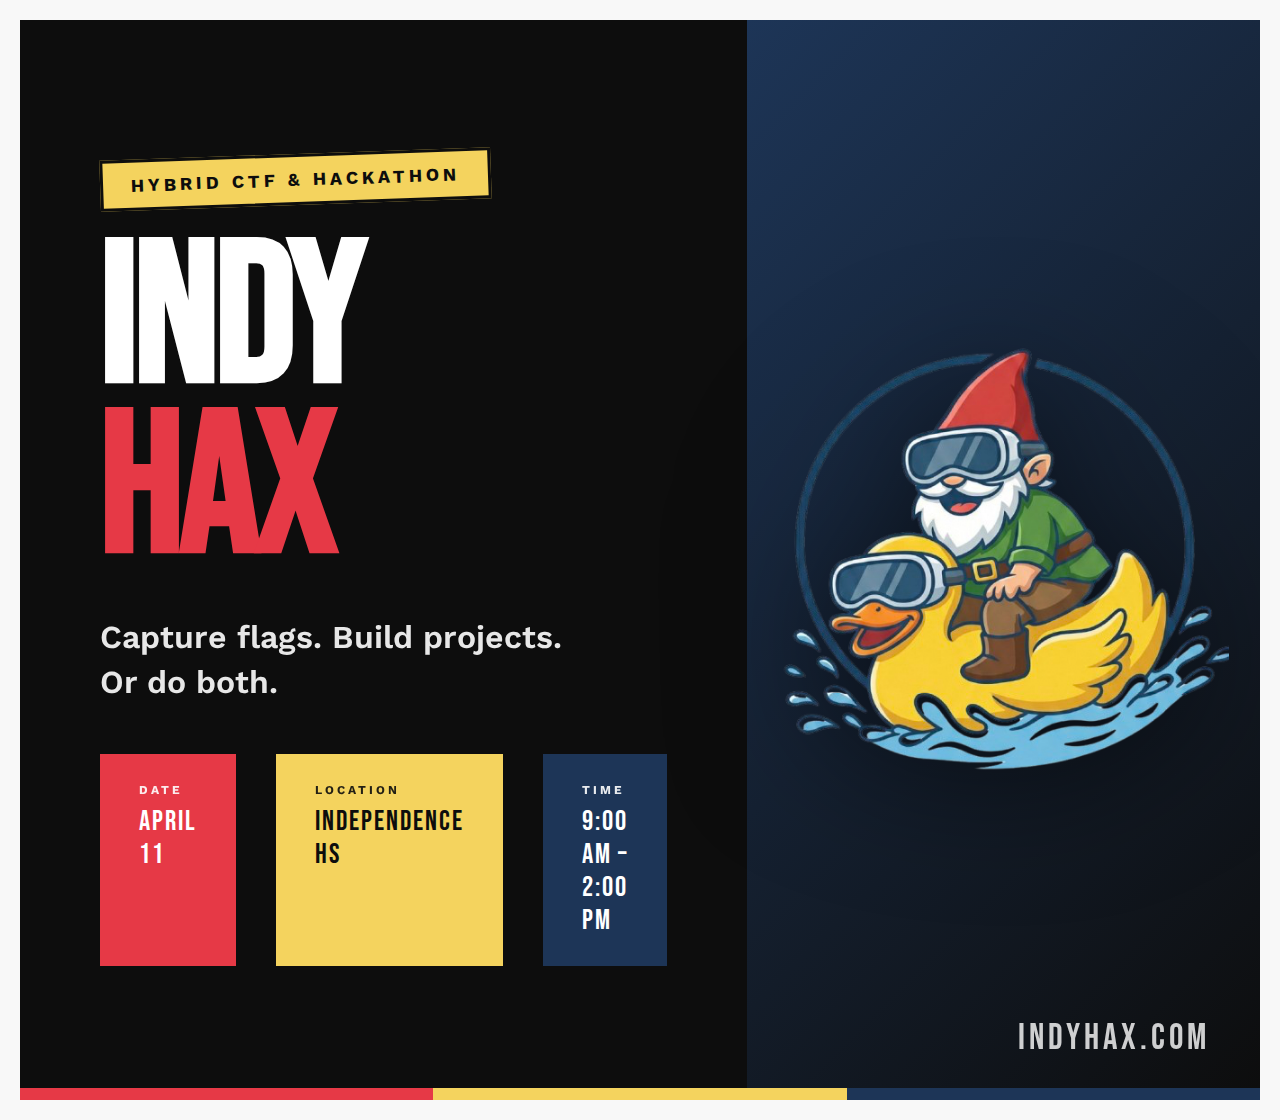
<file: poster.html>
<!DOCTYPE html>
<html lang="en">

<head>
    <meta charset="UTF-8">
    <meta name="viewport" content="width=device-width, initial-scale=1.0">
    <title>IndyHAX Poster</title>
    <link rel="preconnect" href="https://fonts.googleapis.com">
    <link rel="preconnect" href="https://fonts.gstatic.com" crossorigin>
    <link href="https://fonts.googleapis.com/css2?family=Bebas+Neue&family=Work+Sans:wght@400;600;700&display=swap"
        rel="stylesheet">
    <style>
        * {
            margin: 0;
            padding: 0;
            box-sizing: border-box;
        }

        body {
            font-family: 'Work Sans', sans-serif;
            background: #f8f8f8;
            display: flex;
            justify-content: center;
            align-items: center;
            min-height: 100vh;
            padding: 20px;
        }

        .poster {
            width: 1920px;
            height: 1080px;
            background: #0d0d0d;
            position: relative;
            overflow: hidden;
            display: grid;
            grid-template-columns: 1.2fr 1fr;
        }

        /* Left Content */
        .content {
            padding: 80px;
            display: flex;
            flex-direction: column;
            justify-content: center;
            position: relative;
            z-index: 2;
        }

        .label {
            display: inline-block;
            background: #f4d35e;
            padding: 12px 28px;
            font-size: 18px;
            font-weight: 700;
            letter-spacing: 4px;
            text-transform: uppercase;
            color: #0d0d0d;
            transform: rotate(-2deg);
            margin-bottom: 30px;
            width: fit-content;
            border: 3px solid #0d0d0d;
        }

        h1 {
            font-family: 'Bebas Neue', sans-serif;
            font-size: 200px;
            line-height: 0.85;
            letter-spacing: -4px;
            color: #fff;
            margin-bottom: 40px;
        }

        h1 span {
            display: block;
        }

        h1 .hax {
            color: #e63946;
        }

        .tagline {
            font-size: 32px;
            font-weight: 600;
            color: #fff;
            opacity: 0.9;
            max-width: 500px;
            line-height: 1.4;
            margin-bottom: 50px;
        }

        .details {
            display: flex;
            gap: 40px;
        }

        .detail-box {
            padding: 25px 35px;
            border: 4px solid;
        }

        .detail-box.red {
            background: #e63946;
            border-color: #e63946;
        }

        .detail-box.yellow {
            background: #f4d35e;
            border-color: #f4d35e;
        }

        .detail-box.blue {
            background: #1d3557;
            border-color: #1d3557;
        }

        .detail-box .label-text {
            font-size: 12px;
            font-weight: 700;
            letter-spacing: 3px;
            text-transform: uppercase;
            margin-bottom: 8px;
            opacity: 0.9;
        }

        .detail-box .value {
            font-family: 'Bebas Neue', sans-serif;
            font-size: 28px;
            letter-spacing: 2px;
        }

        .detail-box.red,
        .detail-box.blue {
            color: #fff;
        }

        .detail-box.yellow {
            color: #0d0d0d;
        }

        /* Right Visual */
        .visual {
            display: flex;
            justify-content: center;
            align-items: center;
            position: relative;
            background: linear-gradient(135deg, #1d3557 0%, #0d0d0d 100%);
        }



        .logo-container {
            position: relative;
            z-index: 2;
        }

        .logo-container img {
            width: 450px;
            height: auto;
            filter: drop-shadow(0 20px 60px rgba(0, 0, 0, 0.5));
        }

        /* Website URL */
        .website {
            position: absolute;
            bottom: 40px;
            right: 50px;
            font-family: 'Bebas Neue', sans-serif;
            font-size: 36px;
            letter-spacing: 4px;
            color: #fff;
            opacity: 0.8;
        }

        /* Decorative border */
        .border-accent {
            position: absolute;
            bottom: 0;
            left: 0;
            width: 100%;
            height: 12px;
            display: flex;
        }

        .border-accent div {
            flex: 1;
        }

        .border-accent .red {
            background: #e63946;
        }

        .border-accent .yellow {
            background: #f4d35e;
        }

        .border-accent .blue {
            background: #1d3557;
        }
    </style>
</head>

<body>
    <div class="poster">
        <div class="content">
            <div class="label">Hybrid CTF & Hackathon</div>
            <h1>
                <span>INDY</span>
                <span class="hax">HAX</span>
            </h1>
            <p class="tagline">Capture flags. Build projects. Or do both.</p>
            <div class="details">
                <div class="detail-box red">
                    <div class="label-text">Date</div>
                    <div class="value">April 11</div>
                </div>
                <div class="detail-box yellow">
                    <div class="label-text">Location</div>
                    <div class="value">Independence HS</div>
                </div>
                <div class="detail-box blue">
                    <div class="label-text">Time</div>
                    <div class="value">9:00 AM – 2:00 PM</div>
                </div>
            </div>
        </div>
        <div class="visual">
            <div class="logo-container">
                <img src="logo.PNG" alt="IndyHAX Logo">
            </div>
            <div class="website">INDYHAX.COM</div>
        </div>
        <div class="border-accent">
            <div class="red"></div>
            <div class="yellow"></div>
            <div class="blue"></div>
        </div>
    </div>
</body>

</html>
</file>
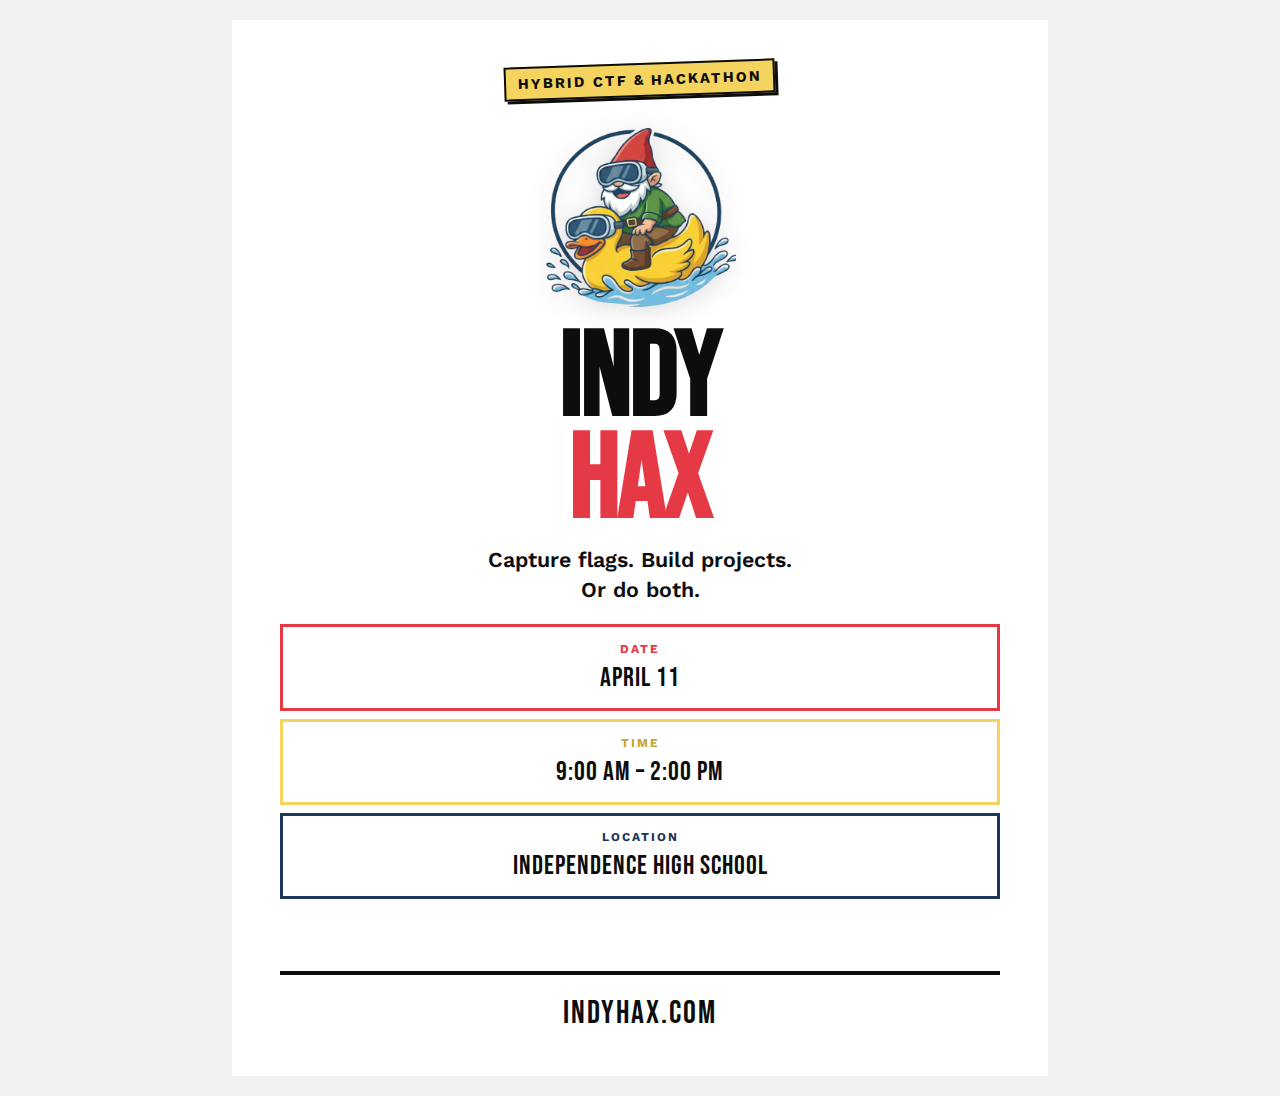
<file: poster_letter.html>
<!DOCTYPE html>
<html lang="en">

<head>
    <meta charset="UTF-8">
    <meta name="viewport" content="width=device-width, initial-scale=1.0">
    <title>IndyHAX Poster - Letter Size</title>
    <link rel="preconnect" href="https://fonts.googleapis.com">
    <link rel="preconnect" href="https://fonts.gstatic.com" crossorigin>
    <link href="https://fonts.googleapis.com/css2?family=Bebas+Neue&family=Work+Sans:wght@400;600;700&display=swap"
        rel="stylesheet">
    <style>
        * {
            margin: 0;
            padding: 0;
            box-sizing: border-box;
        }

        body {
            font-family: 'Work Sans', sans-serif;
            background: #f0f0f0;
            display: flex;
            justify-content: center;
            align-items: center;
            min-height: 100vh;
            padding: 20px;
        }

        /* Letter size: 8.5" × 11" */
        .poster {
            width: 8.5in;
            height: 11in;
            background: #fff;
            position: relative;
            overflow: hidden;
            display: flex;
            flex-direction: column;
            padding: 0.45in 0.5in;
        }

        /* Header with label */
        .header {
            text-align: center;
            margin-bottom: 0.15in;
        }

        .label {
            display: inline-block;
            background: #f4d35e;
            padding: 0.06in 0.12in;
            font-size: 11pt;
            font-weight: 700;
            letter-spacing: 2px;
            text-transform: uppercase;
            color: #0d0d0d;
            transform: rotate(-2deg);
            margin-bottom: 0.1in;
            border: 2px solid #0d0d0d;
            box-shadow: 3px 3px 0 #0d0d0d;
        }

        /* Logo */
        .logo-container {
            display: flex;
            justify-content: center;
            margin-bottom: 0.15in;
        }

        .logo-container img {
            width: 2in;
            height: auto;
            filter: drop-shadow(0 4px 12px rgba(0, 0, 0, 0.15));
        }

        /* Title */
        h1 {
            font-family: 'Bebas Neue', sans-serif;
            font-size: 90pt;
            line-height: 0.85;
            letter-spacing: -2px;
            color: #0d0d0d;
            text-align: center;
            margin-bottom: 0.15in;
        }

        h1 span {
            display: block;
        }

        h1 .hax {
            color: #e63946;
        }

        /* Tagline */
        .tagline {
            font-size: 16pt;
            font-weight: 600;
            color: #0d0d0d;
            text-align: center;
            line-height: 1.4;
            margin-bottom: 0.2in;
            padding: 0 0.4in;
        }

        /* Details Grid */
        .details {
            display: grid;
            grid-template-columns: 1fr;
            gap: 0.08in;
            margin-bottom: 0.15in;
        }

        .detail-box {
            padding: 0.15in 0.2in;
            border: 3px solid #0d0d0d;
            text-align: center;
            background: #fff;
        }

        .detail-box.red {
            border-color: #e63946;
        }

        .detail-box.yellow {
            border-color: #f4d35e;
        }

        .detail-box.blue {
            border-color: #1d3557;
        }

        .detail-box .label-text {
            font-size: 9pt;
            font-weight: 700;
            letter-spacing: 2px;
            text-transform: uppercase;
            margin-bottom: 0.06in;
            color: #0d0d0d;
        }

        .detail-box.red .label-text {
            color: #e63946;
        }

        .detail-box.yellow .label-text {
            color: #c4a52e;
        }

        .detail-box.blue .label-text {
            color: #1d3557;
        }

        .detail-box .value {
            font-family: 'Bebas Neue', sans-serif;
            font-size: 20pt;
            letter-spacing: 1px;
            color: #0d0d0d;
        }

        /* Website */
        .website {
            text-align: center;
            font-family: 'Bebas Neue', sans-serif;
            font-size: 24pt;
            letter-spacing: 2px;
            color: #0d0d0d;
            margin-top: auto;
            padding-top: 0.2in;
            border-top: 4px solid #0d0d0d;
        }
    </style>
</head>

<body>
    <div class="poster">
        <div class="header">
            <div class="label">Hybrid CTF & Hackathon</div>
        </div>

        <div class="logo-container">
            <img src="logo.PNG" alt="IndyHAX Logo">
        </div>

        <h1>
            <span>INDY</span>
            <span class="hax">HAX</span>
        </h1>

        <p class="tagline">Capture flags. Build projects.<br>Or do both.</p>

        <div class="details">
            <div class="detail-box red">
                <div class="label-text">Date</div>
                <div class="value">April 11</div>
            </div>
            <div class="detail-box yellow">
                <div class="label-text">Time</div>
                <div class="value">9:00 AM – 2:00 PM</div>
            </div>
            <div class="detail-box blue">
                <div class="label-text">Location</div>
                <div class="value">Independence High School</div>
            </div>
        </div>

        <div class="website">
            INDYHAX.COM
        </div>
    </div>
</body>

</html>
</file>
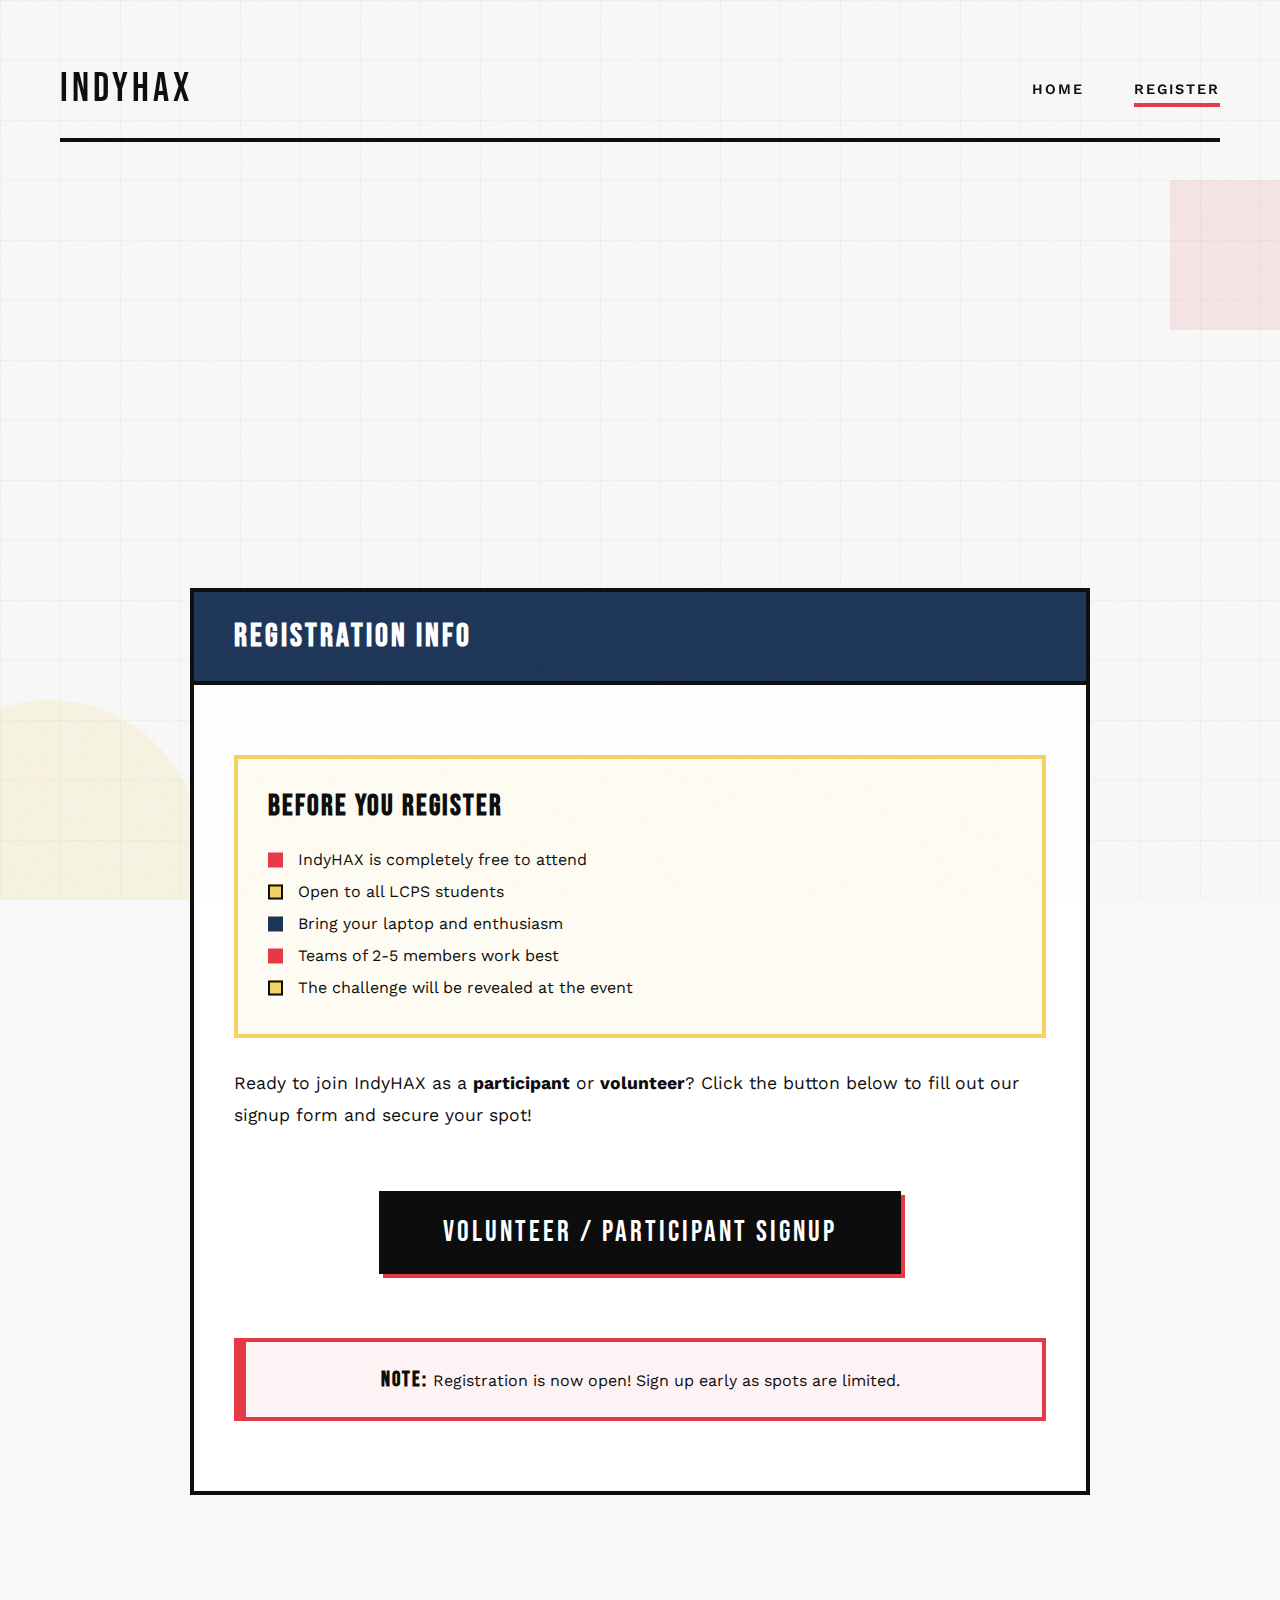
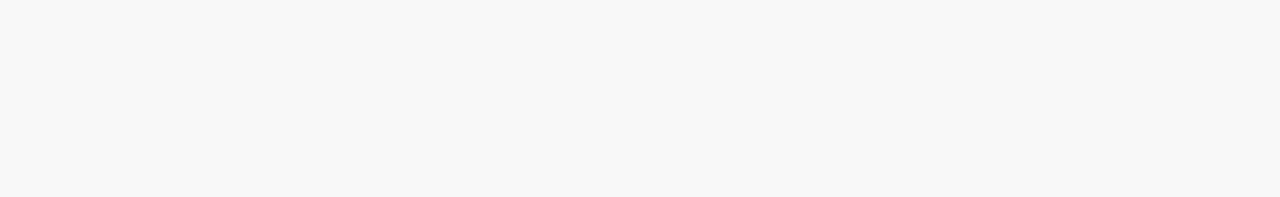
<file: registration.html>
<!DOCTYPE html>
<html lang="en">

<head>
    <meta charset="UTF-8">
    <meta name="viewport" content="width=device-width, initial-scale=1.0">
    <meta name="description" content="Register for IndyHAX - The Hybrid CTF & Hackathon at Independence High School. Free to attend, open to all LCPS students.">
    <title>Register | IndyHAX</title>
    <link rel="icon" type="image/x-icon" href="favicon.ico">
    <link rel="preconnect" href="https://fonts.googleapis.com">
    <link rel="preconnect" href="https://fonts.gstatic.com" crossorigin>
    <link
        href="https://fonts.googleapis.com/css2?family=Bebas+Neue&family=Work+Sans:wght@300;400;500;600;700&display=swap"
        rel="stylesheet">
    <link rel="stylesheet" href="styles.css">
    <style>
        /* ==========================================================
           Registration — Page-Specific Styles
           ========================================================== */

        /* Container override for narrower content */
        .container {
            max-width: 1200px;
        }

        /* Geometric Background */
        .geo-bg {
            position: fixed;
            top: 0;
            left: 0;
            width: 100%;
            height: 100%;
            pointer-events: none;
            z-index: 0;
            overflow: hidden;
        }

        .geo-shape {
            position: absolute;
        }

        .geo-circle {
            width: 300px;
            height: 300px;
            border-radius: 50%;
            background: var(--primary-yellow);
            bottom: -100px;
            left: -100px;
            opacity: 0.15;
            animation: rotate 30s linear infinite;
        }

        .geo-square {
            width: 150px;
            height: 150px;
            background: var(--primary-red);
            top: 20%;
            right: -40px;
            opacity: 0.1;
            animation: rotate 25s linear infinite reverse;
        }

        @keyframes rotate {
            from { transform: rotate(0deg); }
            to { transform: rotate(360deg); }
        }

        /* --- Page Header --- */
        .page-header {
            text-align: center;
            padding: 60px 0;
            position: relative;
            animation: fadeUp 0.8s var(--ease-out-expo) both 0.1s;
            opacity: 0;
        }

        .page-header h1 {
            font-family: var(--font-display);
            font-size: clamp(4rem, 12vw, 8rem);
            letter-spacing: 4px;
            margin-bottom: 20px;
            position: relative;
            display: inline-block;
        }

        .page-header h1::after {
            content: '';
            position: absolute;
            bottom: -10px;
            left: 0;
            width: 100%;
            height: 8px;
            background: var(--primary-red);
            animation: drawLine 0.6s var(--ease-out-expo) both 0.6s;
            transform-origin: center;
        }

        .page-header .tagline {
            font-size: 1.2rem;
            color: var(--pure-black);
            opacity: 0.7;
            margin-top: 30px;
        }

        /* --- Content Card --- */
        .content-card {
            border: var(--border-thick);
            background: var(--pure-white);
            margin: 40px auto;
            max-width: 900px;
            transition: box-shadow 0.3s;
        }

        .content-card:hover {
            box-shadow: 8px 8px 0 rgba(13, 13, 13, 0.06);
        }

        .card-header {
            background: var(--primary-blue);
            color: var(--pure-white);
            padding: 25px 40px;
            border-bottom: var(--border-thick);
        }

        .card-header h2 {
            font-family: var(--font-display);
            font-size: 2rem;
            letter-spacing: 3px;
        }

        .card-body {
            padding: 40px;
        }

        .card-body p {
            font-size: 1.1rem;
            line-height: 1.8;
            margin-bottom: 30px;
        }

        /* --- Info Box --- */
        .info-box {
            border: 4px solid var(--primary-yellow);
            background: rgba(244, 211, 94, 0.08);
            padding: 30px;
            margin: 30px 0;
            position: relative;
            transition: box-shadow 0.3s;
        }

        .info-box:hover {
            box-shadow: 6px 6px 0 rgba(244, 211, 94, 0.3);
        }

        .info-box h3 {
            font-family: var(--font-display);
            font-size: 1.8rem;
            letter-spacing: 2px;
            margin-bottom: 20px;
            color: var(--pure-black);
        }

        .info-box ul {
            list-style: none;
            padding: 0;
        }

        .info-box li {
            font-size: 1rem;
            line-height: 2;
            padding-left: 30px;
            position: relative;
            transition: transform 0.2s;
        }

        .info-box li:hover {
            transform: translateX(4px);
        }

        .info-box li::before {
            content: '';
            position: absolute;
            left: 0;
            top: 50%;
            transform: translateY(-50%);
            width: 15px;
            height: 15px;
            background: var(--primary-red);
            transition: transform 0.2s;
        }

        .info-box li:hover::before {
            transform: translateY(-50%) scale(1.2);
        }

        .info-box li:nth-child(2)::before {
            background: var(--primary-yellow);
            border: 2px solid var(--pure-black);
        }

        .info-box li:nth-child(3)::before { background: var(--primary-blue); }
        .info-box li:nth-child(4)::before { background: var(--primary-red); }

        .info-box li:nth-child(5)::before {
            background: var(--primary-yellow);
            border: 2px solid var(--pure-black);
        }

        /* --- CTA Button Override --- */
        .cta-button {
            padding: 20px 60px;
            font-size: 1.8rem;
            margin: 20px 0;
        }

        .button-wrapper {
            text-align: center;
            margin: 40px 0;
        }

        /* --- Status Note --- */
        .status-note {
            border: 4px solid var(--primary-red);
            background: rgba(230, 57, 70, 0.06);
            padding: 25px 30px;
            margin: 30px 0;
            text-align: center;
            position: relative;
            overflow: hidden;
        }

        .status-note::before {
            content: '';
            position: absolute;
            top: 0;
            left: 0;
            width: 8px;
            height: 100%;
            background: var(--primary-red);
        }

        .status-note strong {
            font-family: var(--font-display);
            font-size: 1.3rem;
            letter-spacing: 2px;
        }

        /* --- Footer spacing override --- */
        footer {
            margin-top: 60px;
        }

        /* ==========================================================
           Registration — Touch Overrides
           ========================================================== */
        @media (hover: none) and (pointer: coarse) {
            .info-box li:hover {
                transform: none;
            }

            .info-box li:hover::before {
                transform: translateY(-50%);
            }
        }

        /* ==========================================================
           Registration — Responsive: Mobile
           ========================================================== */
        @media (max-width: 768px) {
            .page-header {
                padding: 30px 0;
            }

            .page-header h1 {
                font-size: clamp(3rem, 12vw, 6rem);
            }

            .page-header .tagline {
                font-size: 1.05rem;
                margin-top: 20px;
            }

            .content-card {
                margin: 20px auto;
            }

            .card-body {
                padding: 24px 18px;
            }

            .card-body p {
                font-size: 1rem;
            }

            .card-header {
                padding: 18px 20px;
            }

            .card-header h2 {
                font-size: 1.6rem;
            }

            .info-box {
                padding: 22px 18px;
                margin: 20px 0;
            }

            .info-box h3 {
                font-size: 1.4rem;
            }

            .info-box li {
                font-size: 0.95rem;
                line-height: 1.9;
                padding-left: 26px;
            }

            .info-box li::before {
                width: 12px;
                height: 12px;
            }

            .cta-button {
                font-size: 1.4rem;
                padding: 18px 24px;
            }

            .button-wrapper {
                margin: 30px 0;
            }

            .status-note {
                padding: 20px 22px 20px 28px;
            }

            .status-note strong {
                font-size: 1.1rem;
            }
        }

        /* ==========================================================
           Registration — Responsive: Small Phones
           ========================================================== */
        @media (max-width: 480px) {
            .page-header h1 {
                font-size: clamp(2.5rem, 15vw, 4rem);
            }

            .page-header .tagline {
                font-size: 0.95rem;
            }

            .card-body {
                padding: 20px 14px;
            }

            .card-header {
                padding: 16px 14px;
            }

            .info-box {
                padding: 18px 14px;
            }

            .info-box li {
                font-size: 0.9rem;
                padding-left: 24px;
            }

            .info-box li::before {
                width: 10px;
                height: 10px;
            }

            .cta-button {
                padding: 16px 18px;
                font-size: 1.2rem;
            }
        }
    </style>
</head>

<body>
    <!-- Background elements -->
    <div class="grid-bg"></div>
    <div class="geo-bg">
        <div class="geo-shape geo-circle"></div>
        <div class="geo-shape geo-square"></div>
    </div>

    <div class="container">
        <!-- Navigation -->
        <nav>
            <a href="index.html" class="nav-logo">INDYHAX</a>
            <div class="menu-toggle" role="button" tabindex="0" aria-label="Toggle navigation menu" aria-expanded="false">
                <span></span>
                <span></span>
                <span></span>
            </div>
            <div class="nav-links">
                <a href="index.html">Home</a>
                <a href="registration.html" class="active">Register</a>
            </div>
        </nav>

        <!-- Page Header -->
        <header class="page-header">
            <h1>REGISTER</h1>
            <p class="tagline">Secure Your Spot at IndyHAX</p>
        </header>

        <!-- Main Content -->
        <div class="content-card reveal">
            <div class="card-header">
                <h2>REGISTRATION INFO</h2>
            </div>
            <div class="card-body">
                <div class="info-box">
                    <h3>BEFORE YOU REGISTER</h3>
                    <ul>
                        <li>IndyHAX is completely free to attend</li>
                        <li>Open to all LCPS students</li>
                        <li>Bring your laptop and enthusiasm</li>
                        <li>Teams of 2-5 members work best</li>
                        <li>The challenge will be revealed at the event</li>
                    </ul>
                </div>

                <p>Ready to join IndyHAX as a <strong>participant</strong> or <strong>volunteer</strong>? Click the
                    button below to fill out our signup form and secure your spot!
                </p>

                <div class="button-wrapper">
                    <a href="https://forms.gle/sbW7n6SA9xFoaVwT6" target="_blank" rel="noopener noreferrer" class="cta-button">VOLUNTEER /
                        PARTICIPANT SIGNUP</a>
                </div>

                <div class="status-note">
                    <strong>NOTE:</strong> Registration is now open! Sign up early as spots are limited.
                </div>
            </div>
        </div>

        <!-- Footer -->
        <footer class="reveal">
            <div>
                <p><strong>IndyHAX 2026</strong> — Independence High School</p>
                <p>Organized by <a href="https://tarushv.com">Tarushv Kosgi</a>, <a href="https://abhiboora.com">Abhinav
                        Boora</a>, Lalith Dasa &amp; Dheeraj Chennaboina</p>
                <p><a href="https://indyhax.com">indyhax.com</a></p>
            </div>
            <div class="footer-shapes" aria-hidden="true">
                <div class="footer-shape circle"></div>
                <div class="footer-shape square"></div>
                <div class="footer-shape triangle"></div>
            </div>
        </footer>
    </div>

    <script>
        // Mobile menu: close on link click + body scroll lock
        (function() {
            const toggle = document.querySelector('.menu-toggle');
            const navLinks = document.querySelector('.nav-links');
            const links = navLinks.querySelectorAll('a');
            let scrollPos = 0;

            function closeMenu() {
                toggle.classList.remove('open');
                toggle.setAttribute('aria-expanded', 'false');
                navLinks.classList.remove('open');
                document.body.classList.remove('menu-open');
                window.scrollTo(0, scrollPos);
            }

            function openMenu() {
                scrollPos = window.scrollY;
                toggle.classList.add('open');
                toggle.setAttribute('aria-expanded', 'true');
                navLinks.classList.add('open');
                document.body.classList.add('menu-open');
                document.body.style.top = `-${scrollPos}px`;
            }

            toggle.addEventListener('click', function(e) {
                e.stopPropagation();
                if (navLinks.classList.contains('open')) {
                    closeMenu();
                } else {
                    openMenu();
                }
            });

            toggle.addEventListener('keydown', function(e) {
                if (e.key === 'Enter' || e.key === ' ') {
                    e.preventDefault();
                    toggle.click();
                }
            });

            links.forEach(function(link) {
                link.addEventListener('click', function() {
                    if (navLinks.classList.contains('open')) {
                        closeMenu();
                    }
                });
            });

            document.addEventListener('click', function(e) {
                if (navLinks.classList.contains('open') && !navLinks.contains(e.target) && !toggle.contains(e.target)) {
                    closeMenu();
                }
            });

            document.addEventListener('keydown', function(e) {
                if (e.key === 'Escape' && navLinks.classList.contains('open')) {
                    closeMenu();
                    toggle.focus();
                }
            });
        })();

        // Scroll reveal with IntersectionObserver
        const observerOptions = { threshold: 0.1, rootMargin: '0px 0px -60px 0px' };
        const observer = new IntersectionObserver((entries) => {
            entries.forEach(entry => {
                if (entry.isIntersecting) {
                    entry.target.classList.add('visible');
                    observer.unobserve(entry.target);
                }
            });
        }, observerOptions);

        document.querySelectorAll('.reveal').forEach(el => observer.observe(el));
    </script>
</body>

</html>
</file>
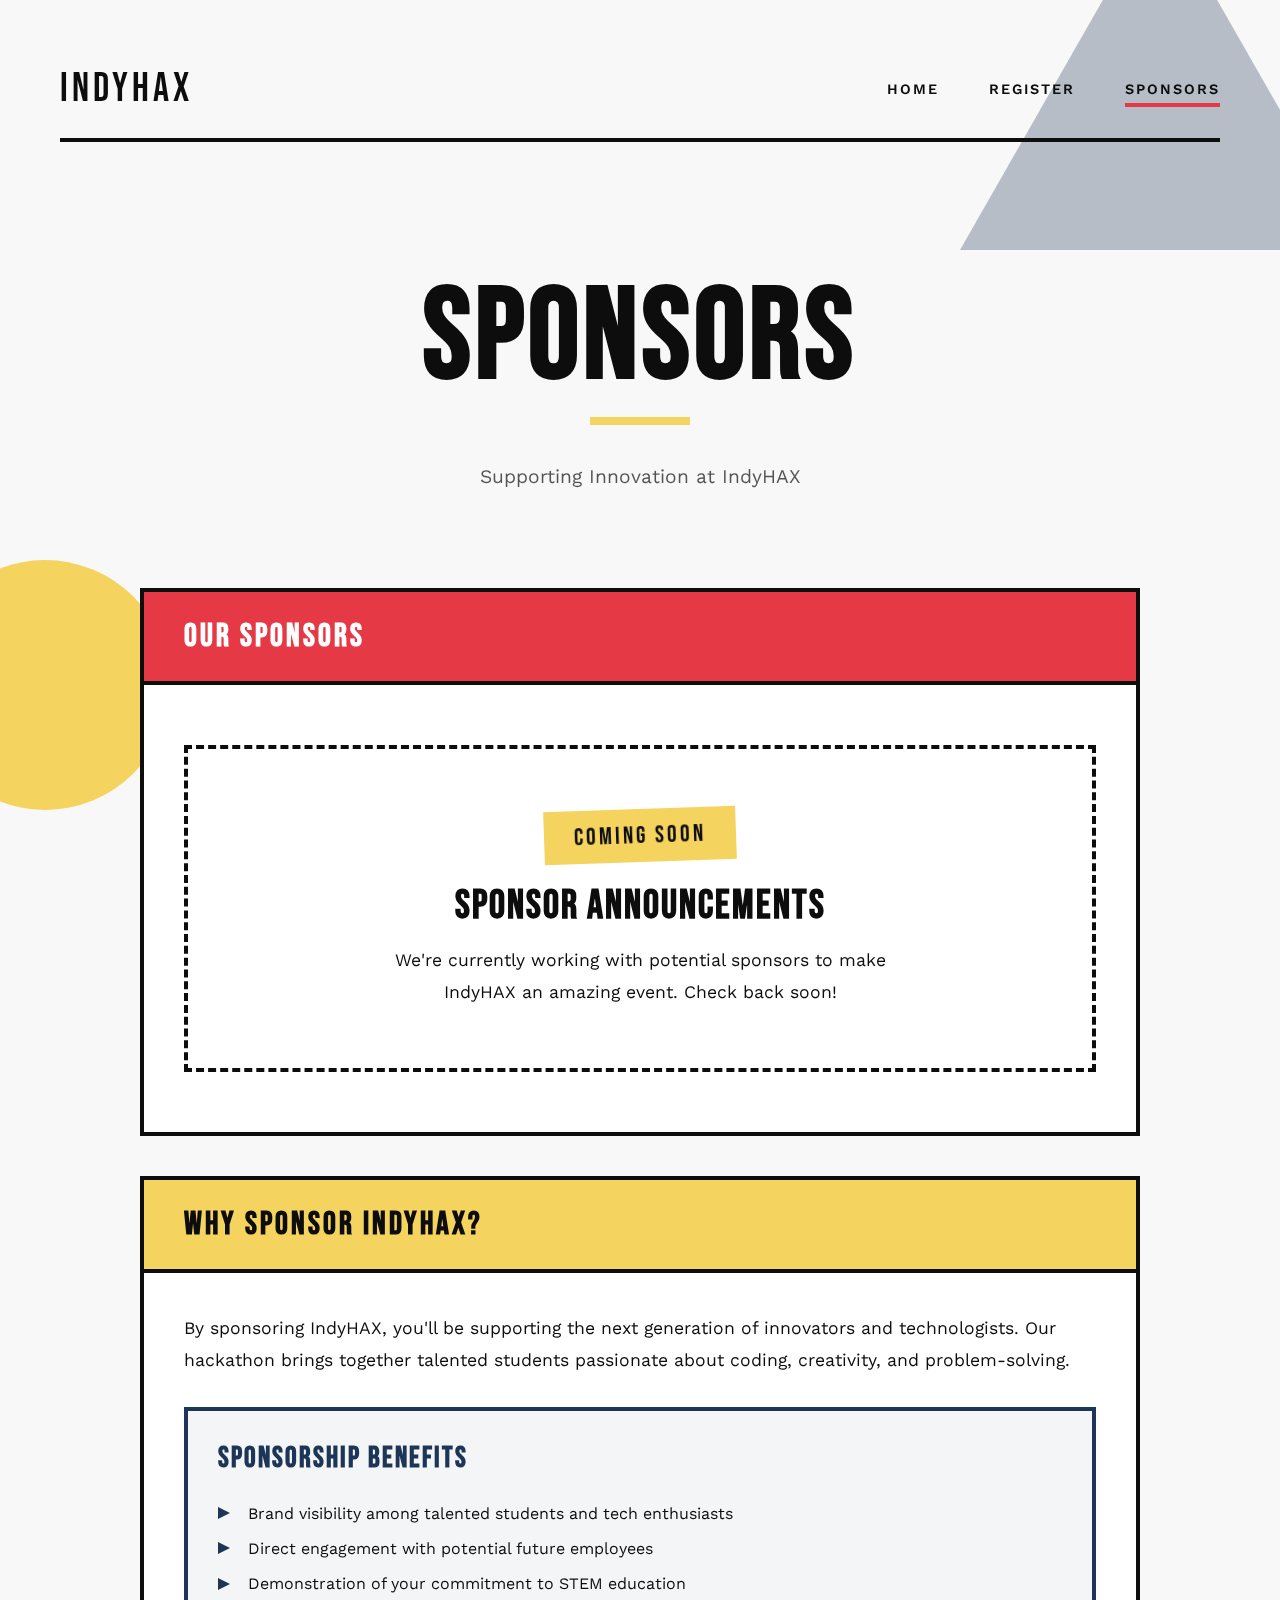
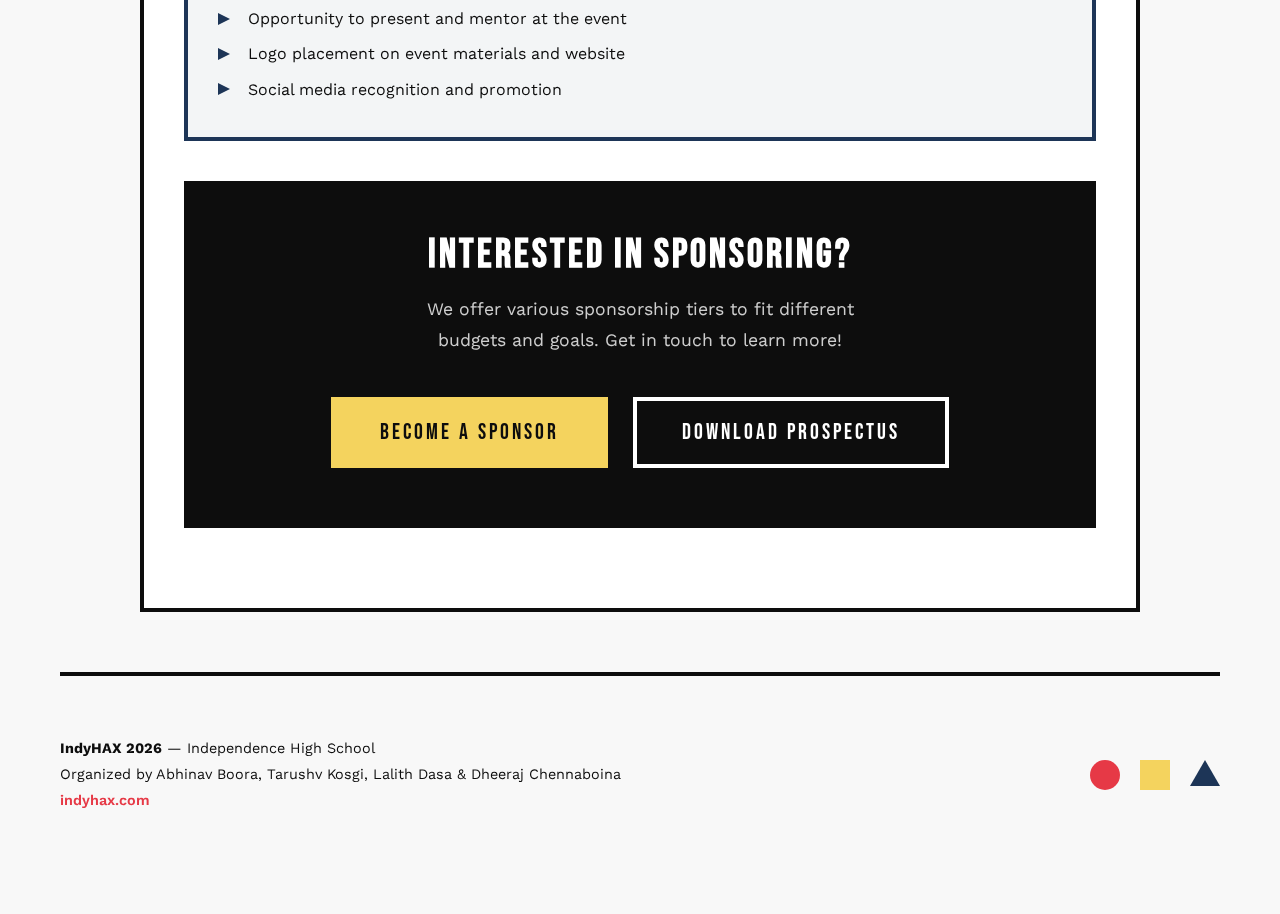
<file: sponsors.html>
<!DOCTYPE html>
<html lang="en">

<head>
    <meta charset="UTF-8">
    <meta name="viewport" content="width=device-width, initial-scale=1.0">
    <meta name="description" content="IndyHAX Sponsors - Support the AI Hackathon at Independence High School">
    <title>Sponsors | IndyHAX</title>
    <link rel="icon" type="image/x-icon" href="favicon.ico">
    <link rel="preconnect" href="https://fonts.googleapis.com">
    <link rel="preconnect" href="https://fonts.gstatic.com" crossorigin>
    <link
        href="https://fonts.googleapis.com/css2?family=Bebas+Neue&family=Work+Sans:wght@300;400;500;600;700&display=swap"
        rel="stylesheet">
    <style>
        * {
            margin: 0;
            padding: 0;
            box-sizing: border-box;
        }

        :root {
            --primary-red: #e63946;
            --primary-yellow: #f4d35e;
            --primary-blue: #1d3557;
            --pure-black: #0d0d0d;
            --pure-white: #ffffff;
            --off-white: #f8f8f8;
        }

        html {
            scroll-behavior: smooth;
        }

        body {
            font-family: 'Work Sans', sans-serif;
            background: var(--off-white);
            color: var(--pure-black);
            overflow-x: hidden;
            min-height: 100vh;
        }

        /* Geometric Background */
        .geo-bg {
            position: fixed;
            top: 0;
            left: 0;
            width: 100%;
            height: 100%;
            pointer-events: none;
            z-index: 0;
            overflow: hidden;
        }

        .geo-shape {
            position: absolute;
        }

        .geo-triangle {
            width: 0;
            height: 0;
            border-left: 200px solid transparent;
            border-right: 200px solid transparent;
            border-bottom: 350px solid var(--primary-blue);
            top: -100px;
            right: -80px;
            opacity: 0.3;
        }

        .geo-circle {
            width: 250px;
            height: 250px;
            border-radius: 50%;
            background: var(--primary-yellow);
            bottom: 10%;
            left: -80px;
            animation: rotate 30s linear infinite;
        }

        @keyframes rotate {
            from {
                transform: rotate(0deg);
            }

            to {
                transform: rotate(360deg);
            }
        }

        /* Container */
        .container {
            position: relative;
            z-index: 10;
            max-width: 1200px;
            margin: 0 auto;
            padding: 40px 20px;
        }

        /* Navigation */
        nav {
            display: flex;
            justify-content: space-between;
            align-items: center;
            padding: 25px 0;
            border-bottom: 4px solid var(--pure-black);
            margin-bottom: 60px;
        }

        .nav-logo {
            font-family: 'Bebas Neue', sans-serif;
            font-size: 2.5rem;
            color: var(--pure-black);
            letter-spacing: 4px;
        }

        .nav-links {
            display: flex;
            gap: 50px;
        }

        .nav-links a {
            font-family: 'Work Sans', sans-serif;
            font-size: 0.9rem;
            font-weight: 600;
            color: var(--pure-black);
            text-decoration: none;
            text-transform: uppercase;
            letter-spacing: 2px;
            position: relative;
            padding: 10px 0;
        }

        .nav-links a::after {
            content: '';
            position: absolute;
            bottom: 0;
            left: 0;
            width: 100%;
            height: 4px;
            background: var(--primary-red);
            transform: scaleX(0);
            transition: transform 0.3s ease;
        }

        .nav-links a:hover::after,
        .nav-links a.active::after {
            transform: scaleX(1);
        }

        /* Page Header */
        .page-header {
            text-align: center;
            padding: 60px 0;
            position: relative;
        }

        .page-header h1 {
            font-family: 'Bebas Neue', sans-serif;
            font-size: clamp(4rem, 12vw, 8rem);
            letter-spacing: 4px;
            margin-bottom: 20px;
            position: relative;
            display: inline-block;
        }

        .page-header h1::after {
            content: '';
            position: absolute;
            bottom: -10px;
            left: 50%;
            transform: translateX(-50%);
            width: 100px;
            height: 8px;
            background: var(--primary-yellow);
        }

        .page-header .tagline {
            font-size: 1.2rem;
            color: var(--pure-black);
            opacity: 0.7;
            margin-top: 30px;
        }

        /* Content Card */
        .content-card {
            border: 4px solid var(--pure-black);
            background: var(--pure-white);
            margin: 40px auto;
            max-width: 1000px;
        }

        .card-header {
            background: var(--primary-red);
            color: var(--pure-white);
            padding: 25px 40px;
            border-bottom: 4px solid var(--pure-black);
        }

        .card-header.yellow {
            background: var(--primary-yellow);
            color: var(--pure-black);
        }

        .card-header h2 {
            font-family: 'Bebas Neue', sans-serif;
            font-size: 2rem;
            letter-spacing: 3px;
        }

        .card-body {
            padding: 40px;
        }

        .card-body p {
            font-size: 1.1rem;
            line-height: 1.8;
            margin-bottom: 25px;
        }

        /* Coming Soon Box */
        .coming-soon {
            text-align: center;
            padding: 60px 40px;
            border: 4px dashed var(--pure-black);
            margin: 20px 0;
        }

        .coming-soon-label {
            display: inline-block;
            background: var(--primary-yellow);
            padding: 12px 30px;
            font-family: 'Bebas Neue', sans-serif;
            font-size: 1.5rem;
            letter-spacing: 3px;
            margin-bottom: 20px;
            transform: rotate(-2deg);
        }

        .coming-soon h3 {
            font-family: 'Bebas Neue', sans-serif;
            font-size: 2.5rem;
            letter-spacing: 2px;
            margin-bottom: 15px;
        }

        .coming-soon p {
            max-width: 500px;
            margin: 0 auto;
        }

        /* Benefits Box */
        .benefits-box {
            border: 4px solid var(--primary-blue);
            background: rgba(29, 53, 87, 0.05);
            padding: 30px;
            margin: 30px 0;
        }

        .benefits-box h3 {
            font-family: 'Bebas Neue', sans-serif;
            font-size: 1.8rem;
            letter-spacing: 2px;
            margin-bottom: 20px;
            color: var(--primary-blue);
        }

        .benefits-box ul {
            list-style: none;
            padding: 0;
        }

        .benefits-box li {
            font-size: 1rem;
            line-height: 2.2;
            padding-left: 30px;
            position: relative;
        }

        .benefits-box li::before {
            content: '';
            position: absolute;
            left: 0;
            top: 50%;
            transform: translateY(-50%);
            width: 0;
            height: 0;
            border-left: 12px solid var(--primary-blue);
            border-top: 6px solid transparent;
            border-bottom: 6px solid transparent;
        }

        /* CTA Box */
        .cta-box {
            background: var(--pure-black);
            color: var(--pure-white);
            padding: 50px;
            text-align: center;
            margin: 40px 0;
        }

        .cta-box h3 {
            font-family: 'Bebas Neue', sans-serif;
            font-size: 2.5rem;
            letter-spacing: 3px;
            margin-bottom: 15px;
        }

        .cta-box p {
            color: rgba(255, 255, 255, 0.8);
            max-width: 500px;
            margin: 0 auto 30px;
        }

        .cta-button {
            display: inline-block;
            padding: 18px 45px;
            font-family: 'Bebas Neue', sans-serif;
            font-size: 1.4rem;
            letter-spacing: 3px;
            text-decoration: none;
            color: var(--pure-black);
            background: var(--primary-yellow);
            border: 4px solid var(--primary-yellow);
            transition: all 0.3s ease;
            margin: 10px;
        }

        .cta-button:hover {
            background: var(--primary-red);
            border-color: var(--primary-red);
            color: var(--pure-white);
        }

        .cta-button.outline {
            background: transparent;
            border-color: var(--pure-white);
            color: var(--pure-white);
        }

        .cta-button.outline:hover {
            background: var(--pure-white);
            color: var(--pure-black);
        }

        /* Footer */
        footer {
            padding: 60px 0;
            border-top: 4px solid var(--pure-black);
            display: flex;
            justify-content: space-between;
            align-items: center;
            margin-top: 60px;
        }

        footer p {
            font-size: 0.9rem;
            line-height: 1.8;
        }

        footer a {
            color: var(--primary-red);
            text-decoration: none;
            font-weight: 600;
        }

        .footer-shapes {
            display: flex;
            gap: 20px;
        }

        .footer-shape {
            width: 30px;
            height: 30px;
        }

        .footer-shape.circle {
            border-radius: 50%;
            background: var(--primary-red);
        }

        .footer-shape.square {
            background: var(--primary-yellow);
        }

        .footer-shape.triangle {
            width: 0;
            height: 0;
            border-left: 15px solid transparent;
            border-right: 15px solid transparent;
            border-bottom: 26px solid var(--primary-blue);
        }

        /* Responsive */
        @media (max-width: 768px) {
            nav {
                flex-direction: column;
                gap: 20px;
            }

            .nav-links {
                gap: 30px;
            }

            .card-body {
                padding: 25px;
            }

            .cta-box {
                padding: 30px 20px;
            }

            .cta-button {
                display: block;
                margin: 10px 0;
            }

            footer {
                flex-direction: column;
                gap: 30px;
                text-align: center;
            }
        }
    </style>
</head>

<body>
    <!-- Geometric Background -->
    <div class="geo-bg">
        <div class="geo-shape geo-triangle"></div>
        <div class="geo-shape geo-circle"></div>
    </div>

    <div class="container">
        <!-- Navigation -->
        <nav>
            <div class="nav-logo">INDYHAX</div>
            <div class="nav-links">
                <a href="index.html">Home</a>
                <a href="registration.html">Register</a>
                <a href="sponsors.html" class="active">Sponsors</a>
            </div>
        </nav>

        <!-- Page Header -->
        <header class="page-header">
            <h1>SPONSORS</h1>
            <p class="tagline">Supporting Innovation at IndyHAX</p>
        </header>

        <!-- Our Sponsors -->
        <div class="content-card">
            <div class="card-header">
                <h2>OUR SPONSORS</h2>
            </div>
            <div class="card-body">
                <div class="coming-soon">
                    <div class="coming-soon-label">COMING SOON</div>
                    <h3>SPONSOR ANNOUNCEMENTS</h3>
                    <p>We're currently working with potential sponsors to make IndyHAX an amazing event. Check back
                        soon!</p>
                </div>
            </div>
        </div>

        <!-- Why Sponsor -->
        <div class="content-card">
            <div class="card-header yellow">
                <h2>WHY SPONSOR INDYHAX?</h2>
            </div>
            <div class="card-body">
                <p>By sponsoring IndyHAX, you'll be supporting the next generation of innovators and technologists. Our
                    hackathon brings together talented students passionate about coding, creativity, and
                    problem-solving.</p>

                <div class="benefits-box">
                    <h3>SPONSORSHIP BENEFITS</h3>
                    <ul>
                        <li>Brand visibility among talented students and tech enthusiasts</li>
                        <li>Direct engagement with potential future employees</li>
                        <li>Demonstration of your commitment to STEM education</li>
                        <li>Opportunity to present and mentor at the event</li>
                        <li>Logo placement on event materials and website</li>
                        <li>Social media recognition and promotion</li>
                    </ul>
                </div>

                <div class="cta-box">
                    <h3>INTERESTED IN SPONSORING?</h3>
                    <p>We offer various sponsorship tiers to fit different budgets and goals. Get in touch to learn
                        more!</p>
                    <a href="#" class="cta-button">BECOME A SPONSOR</a>
                    <a href="#" class="cta-button outline">DOWNLOAD PROSPECTUS</a>
                </div>
            </div>
        </div>

        <!-- Footer -->
        <footer>
            <div>
                <p><strong>IndyHAX 2026</strong> — Independence High School</p>
                <p>Organized by Abhinav Boora, Tarushv Kosgi, Lalith Dasa & Dheeraj Chennaboina</p>
                <p><a href="https://indyhax.com">indyhax.com</a></p>
            </div>
            <div class="footer-shapes">
                <div class="footer-shape circle"></div>
                <div class="footer-shape square"></div>
                <div class="footer-shape triangle"></div>
            </div>
        </footer>
    </div>
</body>

</html>
</file>
<file: styles.css>
/* ============================================================
   IndyHAX — Shared Styles
   Neo-Brutalist Design System
   ============================================================ */

/* --- Reset --- */
*,
*::before,
*::after {
    margin: 0;
    padding: 0;
    box-sizing: border-box;
}

/* --- Design Tokens --- */
:root {
    --primary-red: #e63946;
    --primary-yellow: #f4d35e;
    --primary-blue: #1d3557;
    --pure-black: #0d0d0d;
    --pure-white: #fff;
    --off-white: #f8f8f8;

    --font-display: 'Bebas Neue', sans-serif;
    --font-body: 'Work Sans', sans-serif;

    --ease-out-expo: cubic-bezier(0.16, 1, 0.3, 1);
    --border-thick: 4px solid var(--pure-black);
}

html {
    scroll-behavior: smooth;
}

body {
    font-family: var(--font-body);
    background: var(--off-white);
    color: var(--pure-black);
    overflow-x: hidden;
    min-height: 100vh;
}

/* --- Grain Overlay --- */
body::after {
    content: '';
    position: fixed;
    top: 0;
    left: 0;
    width: 100%;
    height: 100%;
    pointer-events: none;
    z-index: 9999;
    opacity: 0.03;
    background-image: url("data:image/svg+xml,%3Csvg viewBox='0 0 256 256' xmlns='http://www.w3.org/2000/svg'%3E%3Cfilter id='noise'%3E%3CfeTurbulence type='fractalNoise' baseFrequency='0.85' numOctaves='4' stitchTiles='stitch'/%3E%3C/filter%3E%3Crect width='100%25' height='100%25' filter='url(%23noise)'/%3E%3C/svg%3E");
}

/* --- Grid Background --- */
.grid-bg {
    position: fixed;
    top: 0;
    left: 0;
    width: 100%;
    height: 100%;
    pointer-events: none;
    z-index: 0;
    background-image:
        linear-gradient(rgba(13, 13, 13, 0.03) 1px, transparent 1px),
        linear-gradient(90deg, rgba(13, 13, 13, 0.03) 1px, transparent 1px);
    background-size: 60px 60px;
}

/* ============================================================
   Animations
   ============================================================ */
@keyframes fadeUp {
    from {
        opacity: 0;
        transform: translateY(40px);
    }
    to {
        opacity: 1;
        transform: translateY(0);
    }
}

@keyframes fadeIn {
    from { opacity: 0; }
    to { opacity: 1; }
}

@keyframes slideInLeft {
    from {
        opacity: 0;
        transform: translateX(-60px);
    }
    to {
        opacity: 1;
        transform: translateX(0);
    }
}

@keyframes slideInRight {
    from {
        opacity: 0;
        transform: translateX(60px);
    }
    to {
        opacity: 1;
        transform: translateX(0);
    }
}

@keyframes scaleIn {
    from {
        opacity: 0;
        transform: scale(0.85);
    }
    to {
        opacity: 1;
        transform: scale(1);
    }
}

@keyframes drawLine {
    from { transform: scaleX(0); }
    to { transform: scaleX(1); }
}

@keyframes spin {
    to { transform: rotate(360deg); }
}

@keyframes pulse {
    0%, 100% { opacity: 0.7; }
    50% { opacity: 1; }
}

/* ============================================================
   Scroll Reveal
   ============================================================ */
.reveal {
    opacity: 0;
    transform: translateY(40px);
    transition: opacity 0.8s var(--ease-out-expo), transform 0.8s var(--ease-out-expo);
}

.reveal.visible {
    opacity: 1;
    transform: translateY(0);
}

.reveal-delay-1 { transition-delay: 0.1s; }
.reveal-delay-2 { transition-delay: 0.2s; }
.reveal-delay-3 { transition-delay: 0.3s; }
.reveal-delay-4 { transition-delay: 0.4s; }

/* ============================================================
   Layout
   ============================================================ */
.container {
    position: relative;
    z-index: 10;
    max-width: 1400px;
    margin: 0 auto;
    padding: 40px 20px;
}

/* ============================================================
   Navigation
   ============================================================ */
nav {
    display: flex;
    justify-content: space-between;
    align-items: center;
    padding: 25px 0;
    border-bottom: var(--border-thick);
    margin-bottom: 60px;
    animation: fadeIn 0.6s ease both;
}

.nav-logo {
    font-family: var(--font-display);
    font-size: 2.5rem;
    color: var(--pure-black);
    letter-spacing: 4px;
    text-decoration: none;
    transition: color 0.3s, letter-spacing 0.4s var(--ease-out-expo);
}

.nav-logo:hover {
    color: var(--primary-red);
    letter-spacing: 6px;
}

.nav-links {
    display: flex;
    gap: 50px;
}

.nav-links a {
    font-family: var(--font-body);
    font-size: 0.9rem;
    font-weight: 600;
    color: var(--pure-black);
    text-decoration: none;
    text-transform: uppercase;
    letter-spacing: 2px;
    position: relative;
    padding: 10px 0;
    transition: color 0.3s;
}

.nav-links a:hover {
    color: var(--primary-red);
}

.nav-links a::after {
    content: '';
    position: absolute;
    bottom: 0;
    left: 0;
    width: 100%;
    height: 4px;
    background: var(--primary-red);
    transform: scaleX(0);
    transform-origin: left;
    transition: transform 0.3s var(--ease-out-expo);
}

.nav-links a:hover::after,
.nav-links a.active::after {
    transform: scaleX(1);
}

/* --- Mobile Menu Toggle --- */
.menu-toggle {
    display: none;
    flex-direction: column;
    gap: 6px;
    cursor: pointer;
    padding: 8px;
    z-index: 100;
}

.menu-toggle span {
    display: block;
    width: 28px;
    height: 3px;
    background: var(--pure-black);
    transition: transform 0.3s, opacity 0.3s;
}

.menu-toggle.open span:nth-child(1) {
    transform: rotate(45deg) translate(6px, 6px);
}

.menu-toggle.open span:nth-child(2) {
    opacity: 0;
}

.menu-toggle.open span:nth-child(3) {
    transform: rotate(-45deg) translate(6px, -6px);
}

/* ============================================================
   CTA Button (shared base)
   ============================================================ */
.cta-button {
    display: inline-block;
    padding: 20px 50px;
    font-family: var(--font-display);
    font-size: 1.5rem;
    letter-spacing: 3px;
    text-decoration: none;
    color: var(--pure-white);
    background: var(--pure-black);
    border: 4px solid var(--pure-black);
    position: relative;
    overflow: hidden;
    z-index: 1;
    transition: transform 0.3s var(--ease-out-expo), box-shadow 0.3s;
    box-shadow: 4px 4px 0 var(--primary-red);
}

.cta-button::before {
    content: '';
    position: absolute;
    top: 0;
    left: -100%;
    width: 100%;
    height: 100%;
    background: var(--primary-red);
    transition: left 0.4s var(--ease-out-expo);
    z-index: -1;
}

.cta-button:hover::before {
    left: 0;
}

.cta-button:hover {
    border-color: var(--primary-red);
    transform: translateY(-3px);
    box-shadow: 6px 8px 0 var(--primary-red);
}

/* ============================================================
   Footer
   ============================================================ */
footer {
    padding: 60px 0;
    border-top: var(--border-thick);
    display: flex;
    justify-content: space-between;
    align-items: center;
}

footer p {
    font-size: 0.9rem;
    line-height: 1.8;
}

footer a {
    color: var(--primary-red);
    text-decoration: none;
    font-weight: 600;
    position: relative;
    transition: color 0.3s;
}

footer a::after {
    content: '';
    position: absolute;
    bottom: -2px;
    left: 0;
    width: 100%;
    height: 2px;
    background: var(--primary-red);
    transform: scaleX(0);
    transform-origin: right;
    transition: transform 0.3s;
}

footer a:hover::after {
    transform: scaleX(1);
    transform-origin: left;
}

.footer-shapes {
    display: flex;
    gap: 20px;
}

.footer-shape {
    width: 30px;
    height: 30px;
    transition: transform 0.3s var(--ease-out-expo);
}

.footer-shape:hover {
    transform: scale(1.3) rotate(15deg);
}

.footer-shape.circle {
    border-radius: 50%;
    background: var(--primary-red);
}

.footer-shape.square {
    background: var(--primary-yellow);
}

.footer-shape.triangle {
    width: 0;
    height: 0;
    border-left: 15px solid transparent;
    border-right: 15px solid transparent;
    border-bottom: 26px solid var(--primary-blue);
}

/* ============================================================
   Touch Optimization
   ============================================================ */
@media (hover: none) and (pointer: coarse) {
    .nav-links a,
    .cta-button,
    footer a {
        min-height: 44px;
        min-width: 44px;
        display: inline-flex;
        align-items: center;
        justify-content: center;
    }

    .nav-links a {
        display: flex;
    }

    .cta-button:active {
        transform: scale(0.97);
        box-shadow: 2px 2px 0 var(--primary-red);
    }
}

/* Prevent tap highlight on iOS/Android */
a, button, .menu-toggle, .feature-card {
    -webkit-tap-highlight-color: transparent;
}

/* Body scroll lock when mobile menu is open */
body.menu-open {
    overflow: hidden;
    position: fixed;
    width: 100%;
    left: 0;
}

/* ============================================================
   Responsive — Tablet (≤ 968px)
   ============================================================ */
@media (max-width: 968px) {
    .container {
        max-width: 100%;
    }

    nav {
        position: relative;
        padding: 20px 0;
        margin-bottom: 30px;
        z-index: 250;
        background: rgba(255, 255, 255, 0.72);
        -webkit-backdrop-filter: blur(12px) saturate(140%);
        backdrop-filter: blur(12px) saturate(140%);
    }

    .menu-toggle {
        display: flex;
        min-height: 44px;
        min-width: 44px;
        align-items: center;
        justify-content: center;
    }

    .nav-links {
        position: absolute;
        top: calc(100% + 2px);
        left: -20px;
        right: -20px;
        background: rgba(255, 255, 255, 0.82);
        -webkit-backdrop-filter: blur(14px) saturate(145%);
        backdrop-filter: blur(14px) saturate(145%);
        flex-direction: column;
        gap: 0;
        border-bottom: var(--border-thick);
        box-shadow: 0 10px 28px rgba(0,0,0,0.12);
        opacity: 0;
        visibility: hidden;
        pointer-events: none;
        transform: translateY(-8px);
        transition: opacity 0.2s ease, transform 0.2s ease, visibility 0s linear 0.2s;
        z-index: 300;
    }

    .nav-links.open {
        opacity: 1;
        visibility: visible;
        pointer-events: auto;
        transform: translateY(0);
        transition: opacity 0.2s ease, transform 0.2s ease;
    }

    .nav-links a {
        display: flex;
        align-items: center;
        padding: 16px 20px;
        min-height: 52px;
        border-top: 2px solid rgba(13, 13, 13, 0.12);
        background: rgba(255,255,255,0.55);
        font-size: 1rem;
    }

    .nav-links a::after {
        left: 20px;
        width: calc(100% - 40px);
    }
}

/* ============================================================
   Responsive — Mobile (≤ 768px): Content layout adjustments
   ============================================================ */
@media (max-width: 768px) {
    .container {
        padding: 20px 16px;
    }

    .nav-links {
        left: -16px;
        right: -16px;
    }

    .cta-button {
        display: block;
        text-align: center;
        padding: 18px 30px;
        font-size: 1.3rem;
        width: 100%;
    }

    footer {
        flex-direction: column;
        gap: 25px;
        text-align: center;
        padding: 40px 0;
    }
}

/* ============================================================
   Responsive — Small Phones (≤ 480px)
   ============================================================ */
@media (max-width: 480px) {
    .container {
        padding: 16px 12px;
    }

    .nav-logo {
        font-size: 2rem;
        letter-spacing: 2px;
    }

    .cta-button {
        padding: 16px 20px;
        font-size: 1.2rem;
    }

    footer p {
        font-size: 0.8rem;
    }

    .nav-links {
        left: -12px;
        right: -12px;
    }
}

/* ============================================================
   Accessibility — Reduced Motion
   ============================================================ */
@media (prefers-reduced-motion: reduce) {
    *, *::before, *::after {
        animation-duration: 0.01ms !important;
        animation-iteration-count: 1 !important;
        transition-duration: 0.01ms !important;
    }

    .reveal {
        opacity: 1;
        transform: none;
    }

    .marquee-track {
        animation: none;
    }
}

/* ============================================================
   Focus-Visible (Keyboard Navigation)
   ============================================================ */
a:focus-visible,
.cta-button:focus-visible {
    outline: 3px solid var(--primary-red);
    outline-offset: 3px;
}

.menu-toggle:focus-visible {
    outline: 3px solid var(--primary-red);
    outline-offset: 3px;
}

.nav-links a:focus-visible::after {
    transform: scaleX(1);
}
</file>
